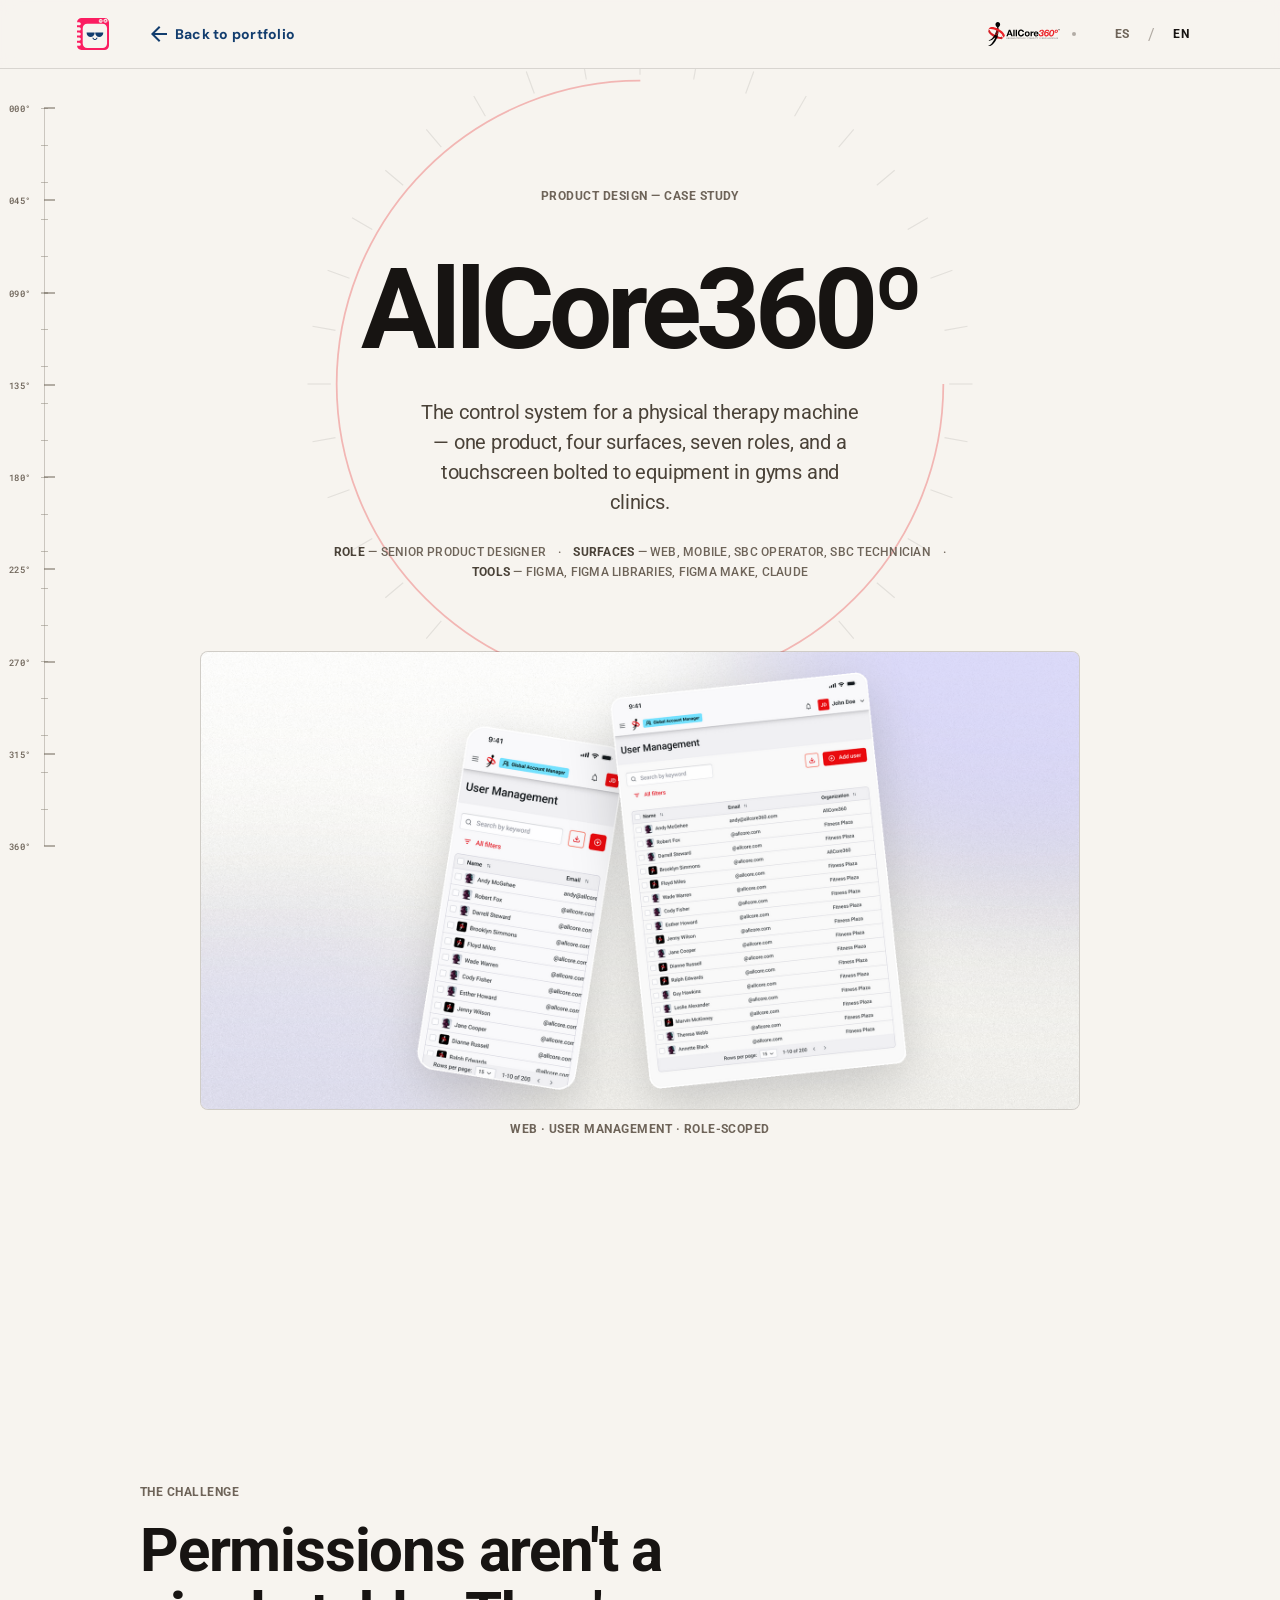
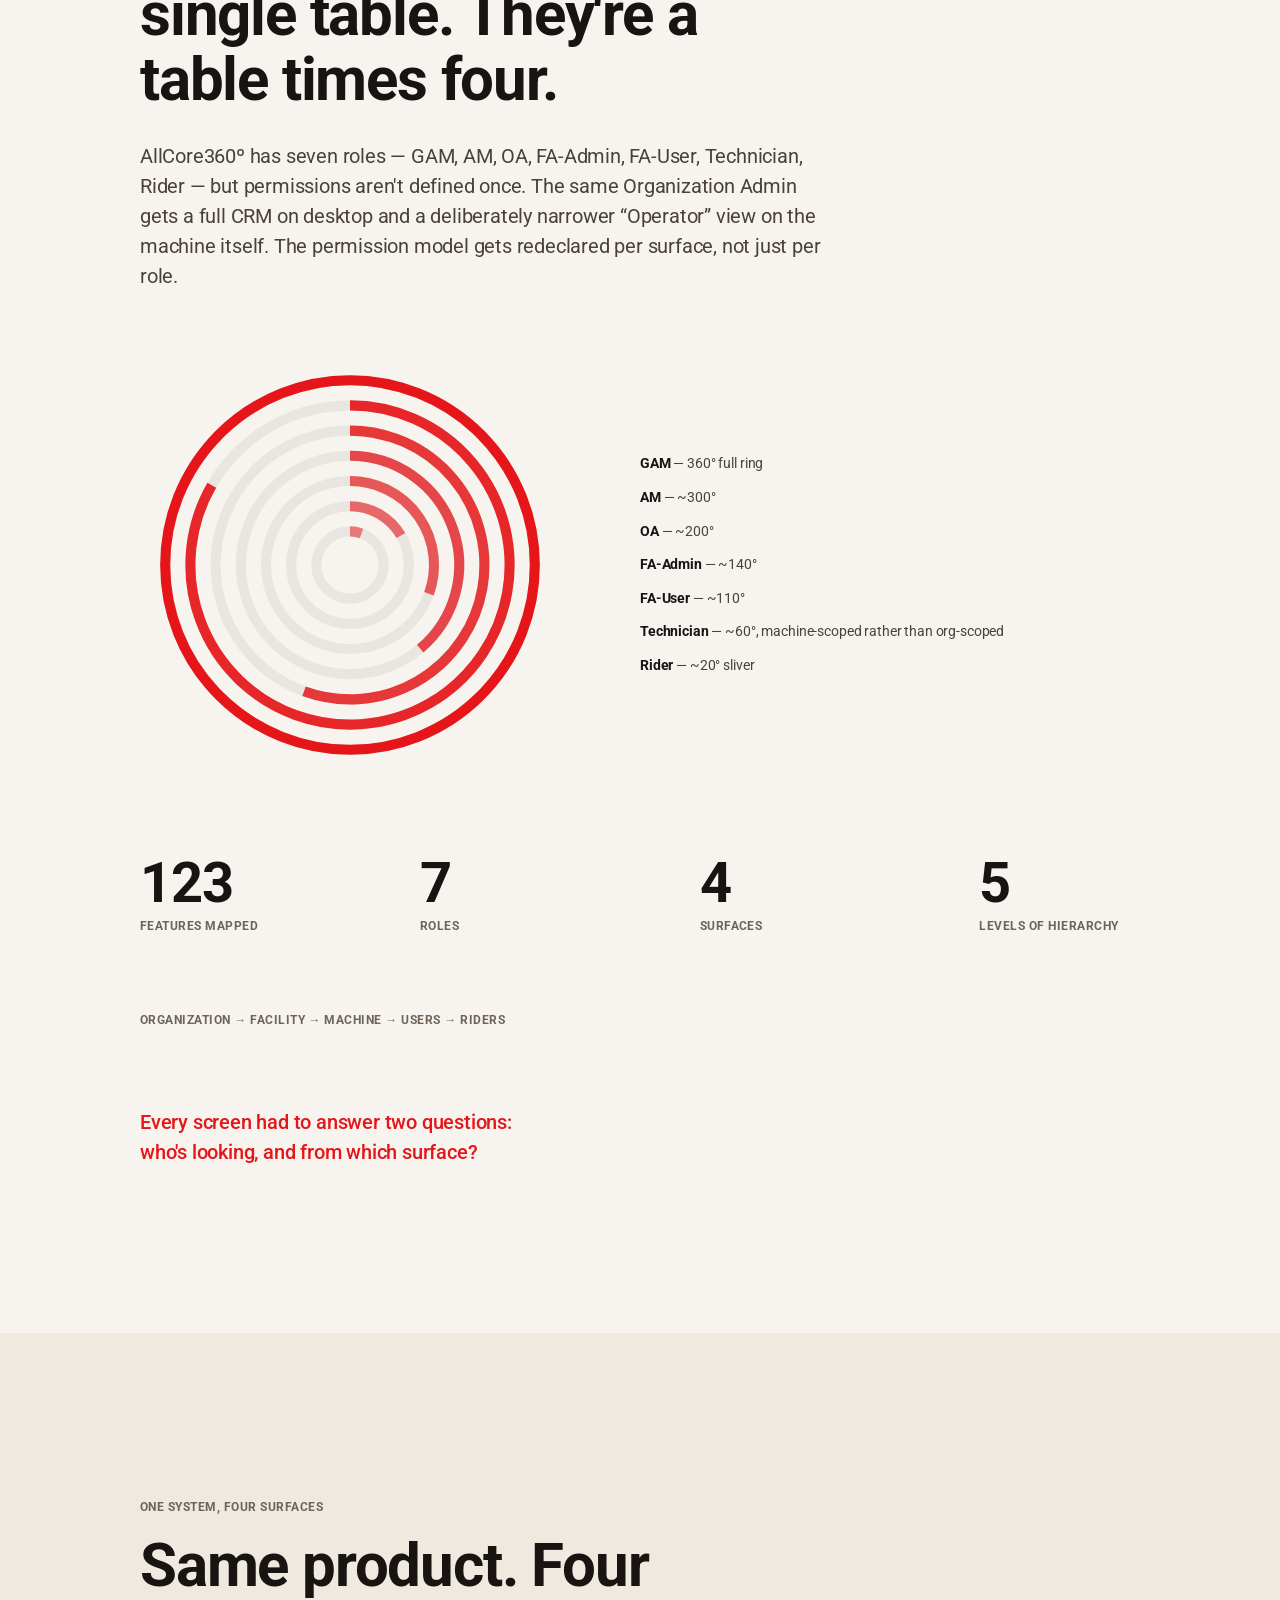
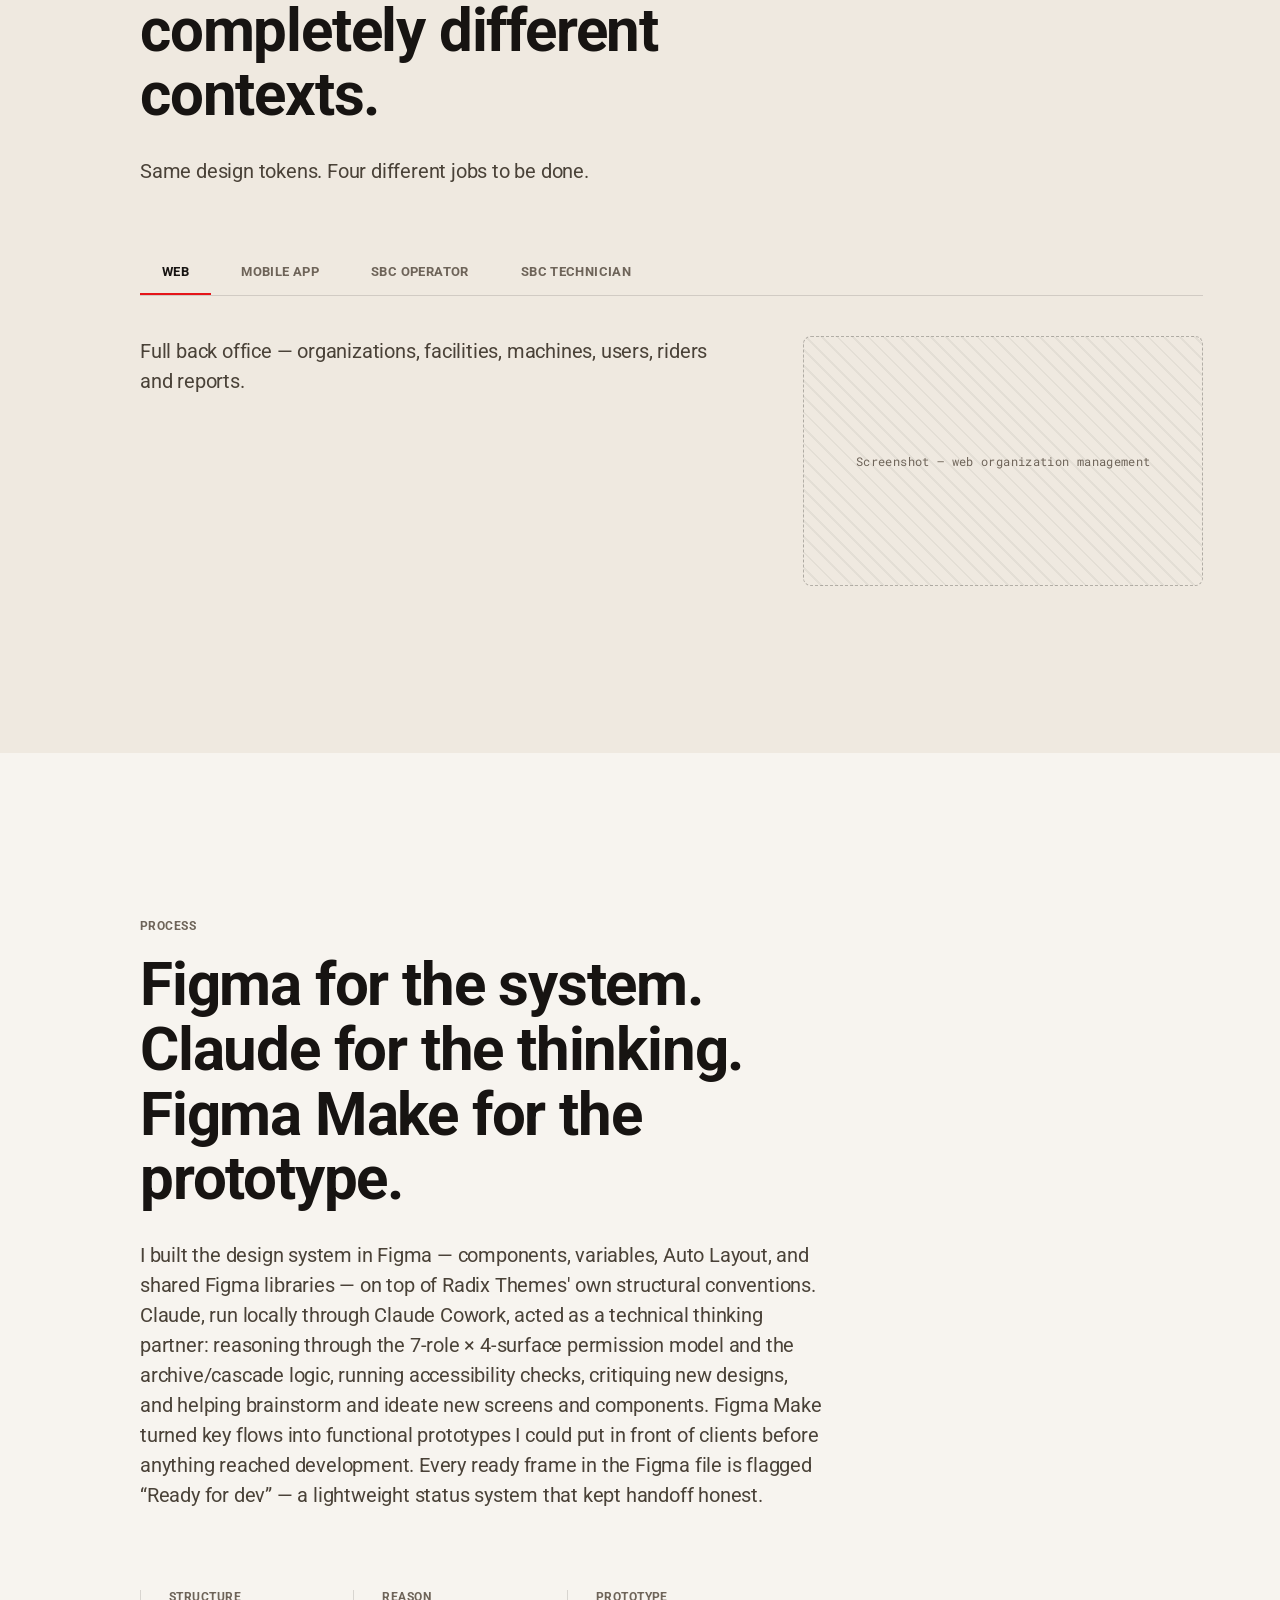
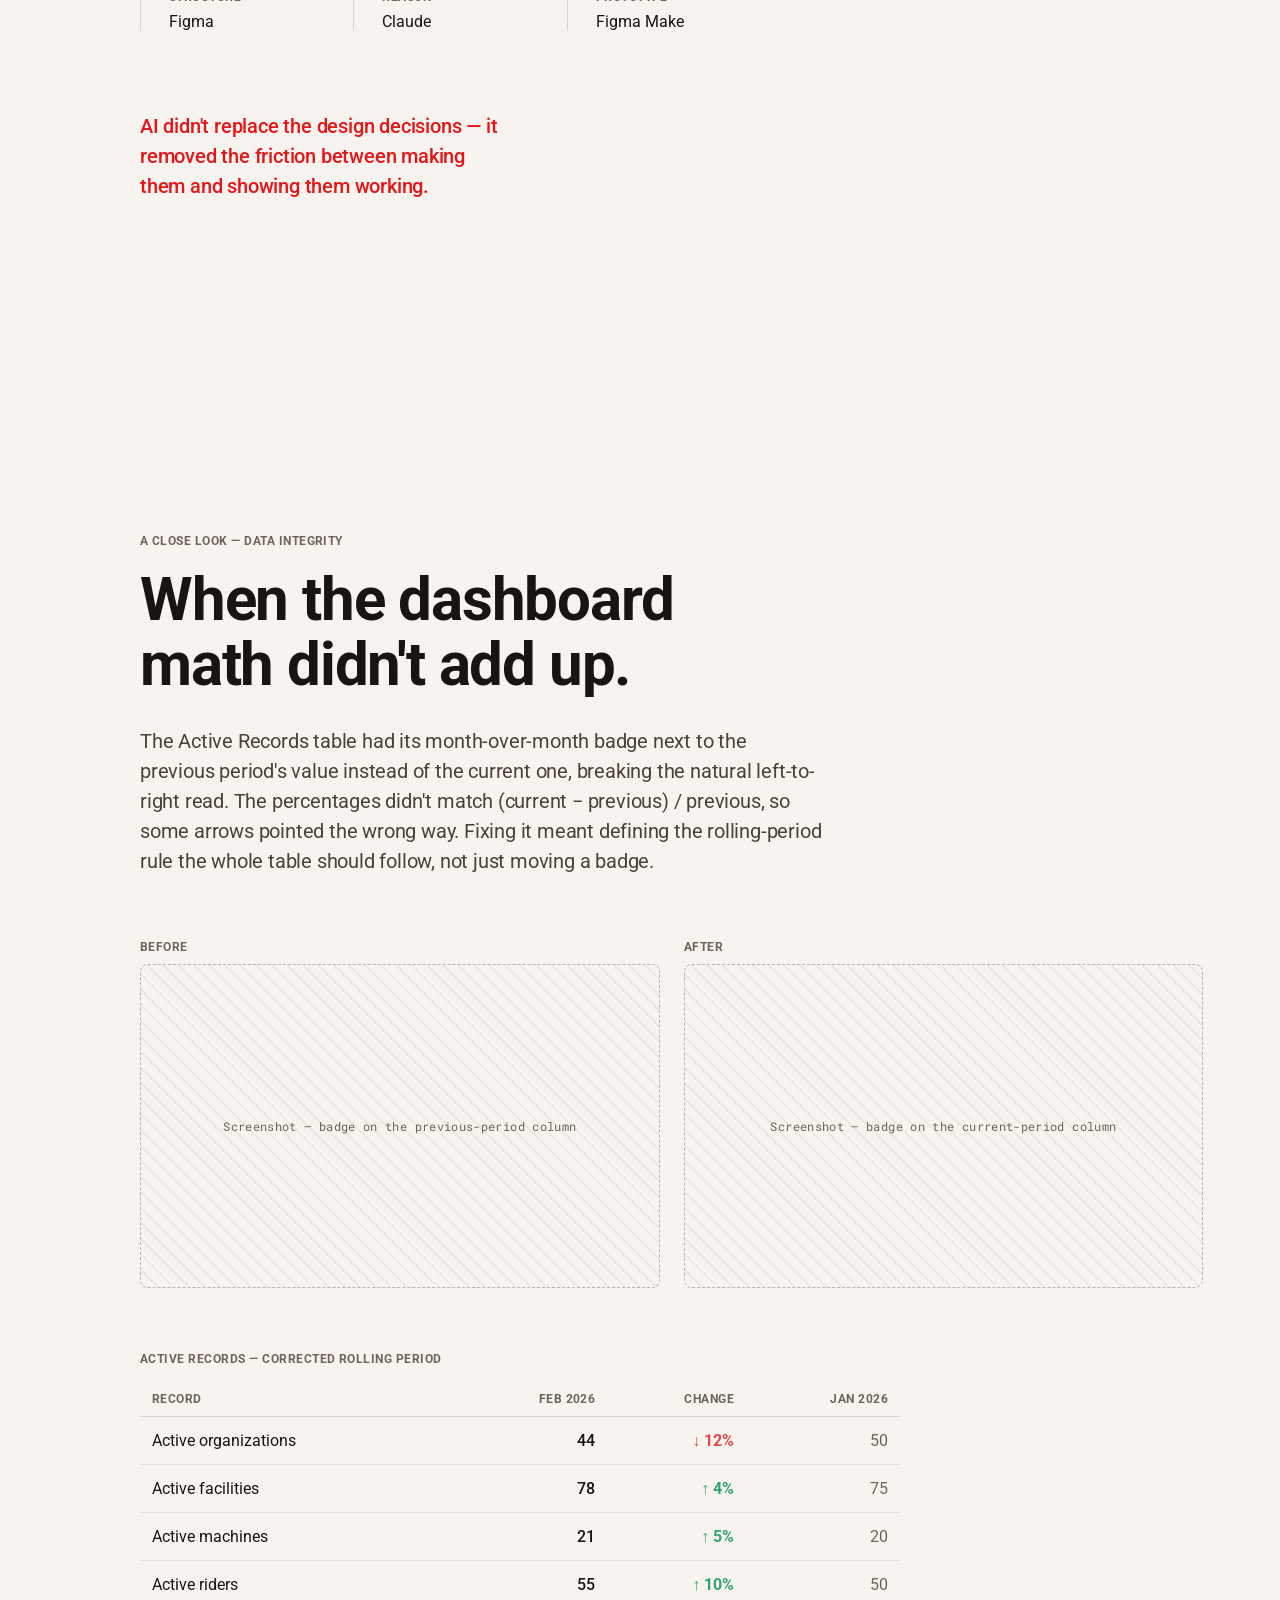
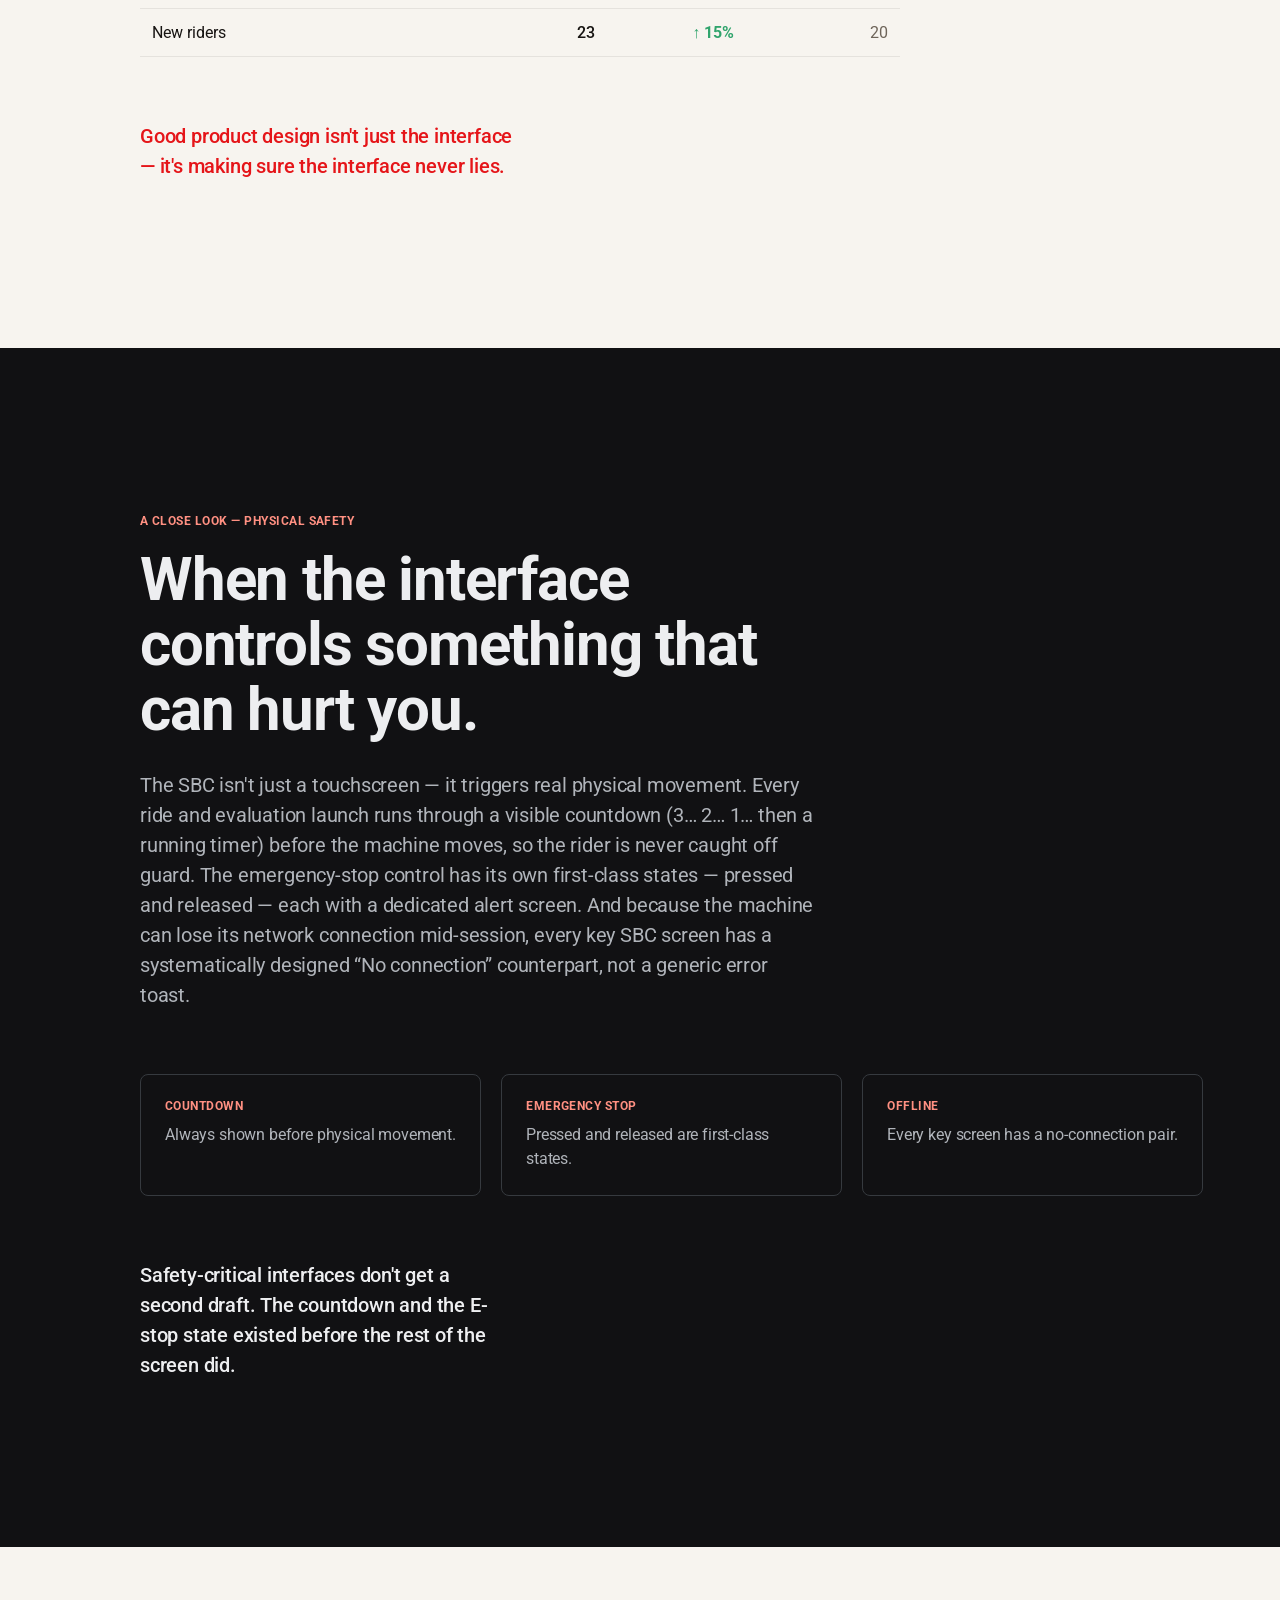
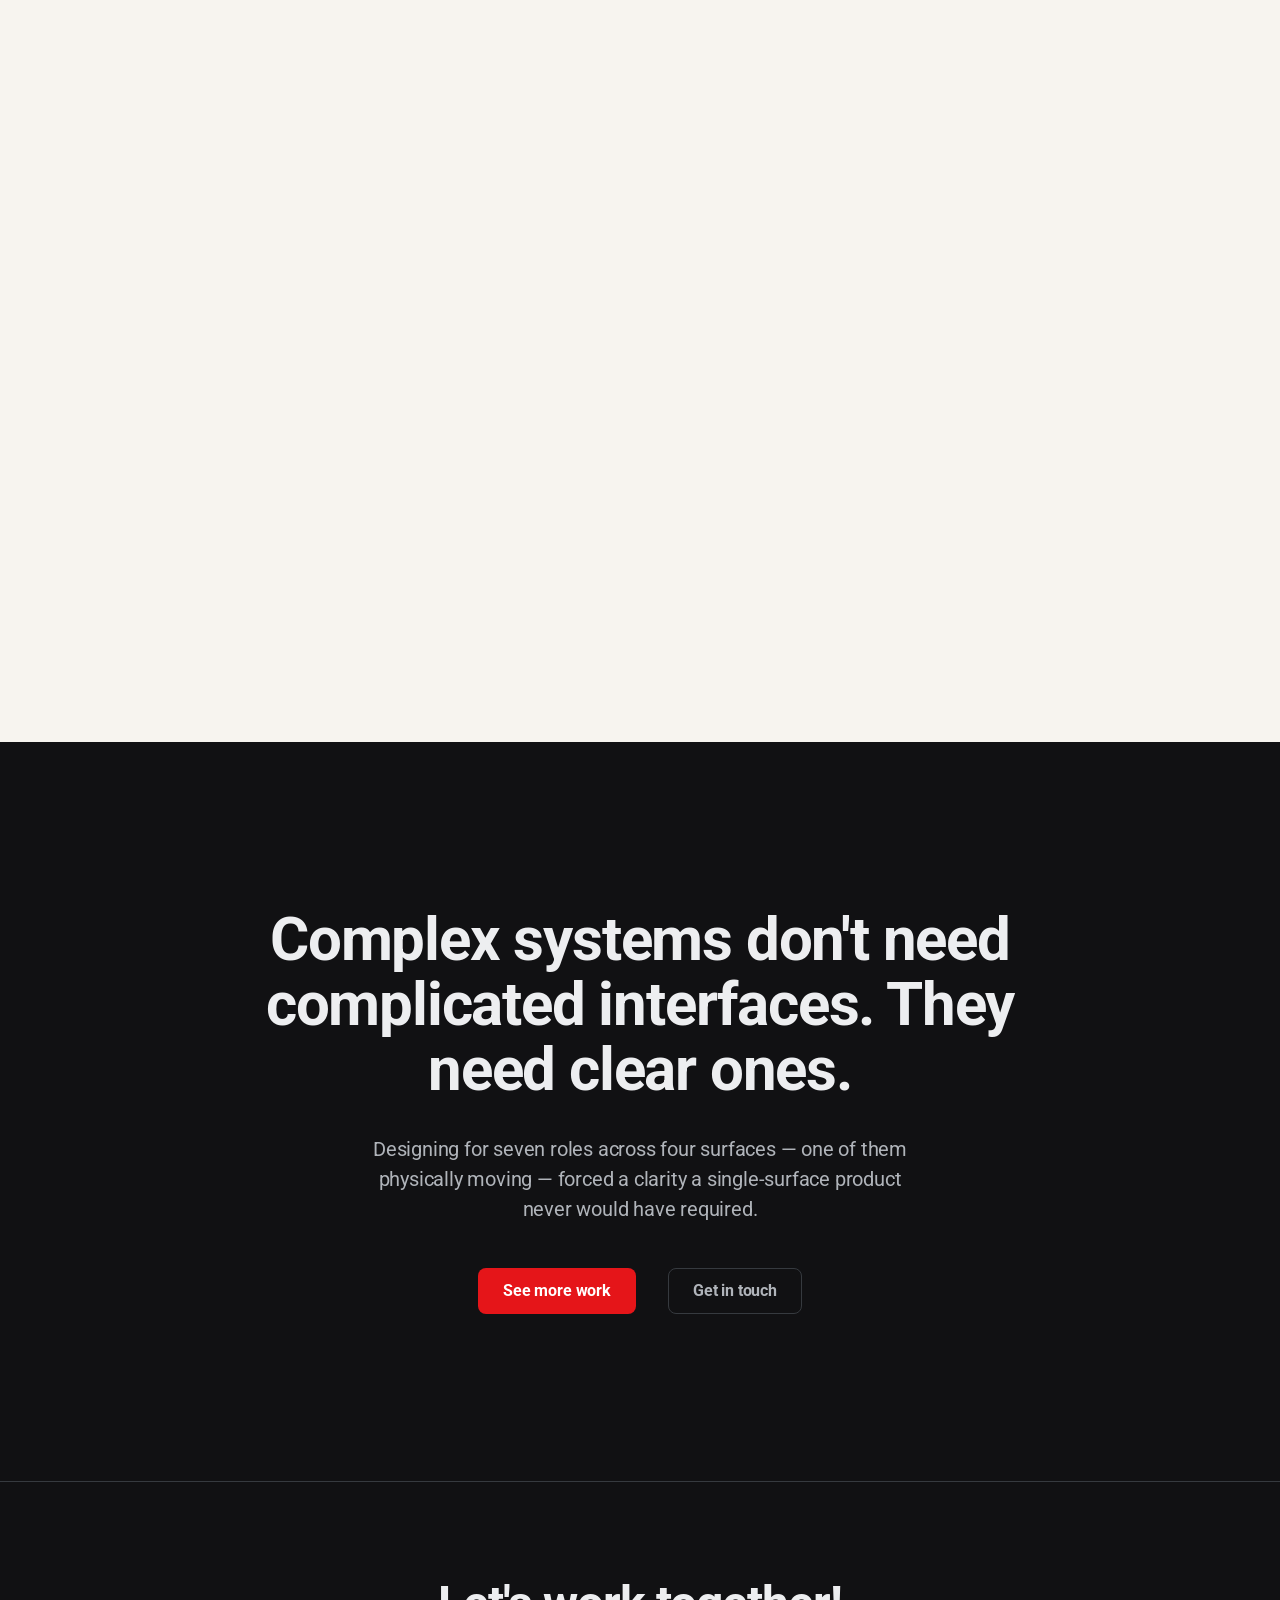
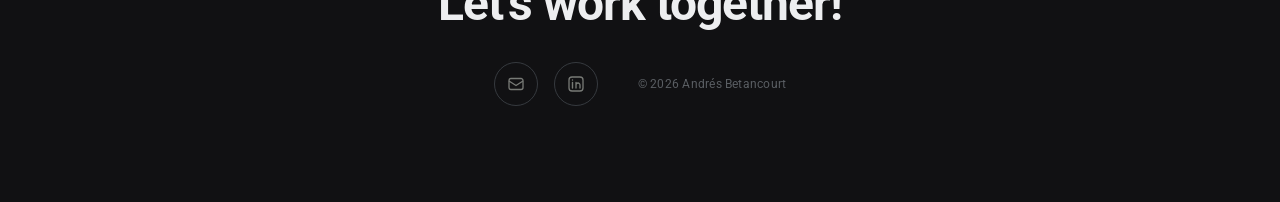
<file: proyectos/allcore360.html>
<!doctype html>
<html lang="en">
<head>
<meta charset="UTF-8" />
<meta name="viewport" content="width=device-width, initial-scale=1.0" />
<title data-i18n="ac.docTitle">AllCore360º — Case study · Andrés Betancourt</title>
<meta name="description" content="Case study: designing the control system for the AllCore360º physical therapy machine — seven roles across four surfaces, built on a Radix Themes design system in Figma." />
<link rel="icon" type="image/svg+xml" href="../assets/icons/favicon.svg" />
<link rel="icon" type="image/png" sizes="32x32" href="../assets/icons/favicon-32.png" />
<link rel="icon" type="image/png" sizes="16x16" href="../assets/icons/favicon-16.png" />
<link rel="apple-touch-icon" href="../assets/icons/apple-touch-icon.png" />
<meta name="theme-color" content="#E51519" />
<link rel="preconnect" href="https://fonts.googleapis.com" />
<link rel="preconnect" href="https://fonts.gstatic.com" crossorigin />
<!-- AllCore360º runs on Roboto, not the portfolio's DM Sans: this page is
     styled as the client's own product surface. -->
<link href="https://fonts.googleapis.com/css2?family=Roboto:wght@400;500;700&family=Roboto+Mono:wght@400;500&display=swap" rel="stylesheet" />
<!-- DM Sans is here only for the portfolio chrome that this page keeps:
     the back link is the portfolio's button component, unaltered. -->
<link href="https://fonts.googleapis.com/css2?family=DM+Sans:opsz,wght@9..40,700&display=swap" rel="stylesheet" />
<link rel="stylesheet" href="../css/case-allcore360.css" />
<link rel="stylesheet" href="../css/button.css" />
<script>document.documentElement.classList.add("js");</script>
</head>
<body class="theme-allcore360">

<a class="skip-link" href="#main" data-i18n="a11y.skip">Skip to content</a>

<header class="site-header site-header--project">
  <a class="logo" href="../index.html" data-i18n-attr="aria-label:a11y.home">
    <img src="../assets/icons/logo.svg" alt="" width="32" height="32" />
  </a>

  <a class="btn btn--text back-link" href="../index.html#projects">
    <img src="../assets/icons/arrow-back.svg" alt="" width="16" height="16" />
    <span data-i18n="ac.back">Back to portfolio</span>
  </a>

  <p class="header-project">
    <img src="../assets/images/brands/allcore360.svg" alt="AllCore360º" width="72" height="24" />
  </p>

  <div class="lang-toggle" role="group" aria-label="Language">
    <button type="button" data-lang-option="es" aria-pressed="false">ES</button>
    <span class="lang-sep" aria-hidden="true">/</span>
    <button type="button" data-lang-option="en" aria-pressed="true">EN</button>
  </div>
</header>

<main id="main" class="case">

  <!-- Reading progress, styled as a 360° dial unrolled into a rail. -->
  <div class="case-ruler" aria-hidden="true">
    <span class="case-ruler-track"></span>
    <span class="case-ruler-ticks"></span>
    <span class="case-ruler-fill"></span>
    <span class="case-ruler-mark" style="--p: 0"><span>000°</span></span>
    <span class="case-ruler-mark" style="--p: 0.125"><span>045°</span></span>
    <span class="case-ruler-mark" style="--p: 0.25"><span>090°</span></span>
    <span class="case-ruler-mark" style="--p: 0.375"><span>135°</span></span>
    <span class="case-ruler-mark" style="--p: 0.5"><span>180°</span></span>
    <span class="case-ruler-mark" style="--p: 0.625"><span>225°</span></span>
    <span class="case-ruler-mark" style="--p: 0.75"><span>270°</span></span>
    <span class="case-ruler-mark" style="--p: 0.875"><span>315°</span></span>
    <span class="case-ruler-mark" style="--p: 1"><span>360°</span></span>
  </div>

  <!-- 1. HERO -->
  <section class="case-section case-hero" aria-labelledby="case-heading">
    <div class="case-hero-intro">
      <svg class="case-hero-dial" viewBox="0 0 600 600" aria-hidden="true" focusable="false">
        <g>
          <line x1="300.0" y1="35.0" x2="300.0" y2="15.0" />
          <line x1="346.0" y1="39.0" x2="349.5" y2="19.3" />
          <line x1="390.6" y1="51.0" x2="397.5" y2="32.2" />
          <line x1="432.5" y1="70.5" x2="442.5" y2="53.2" />
          <line x1="470.3" y1="97.0" x2="483.2" y2="81.7" />
          <line x1="503.0" y1="129.7" x2="518.3" y2="116.8" />
          <line x1="529.5" y1="167.5" x2="546.8" y2="157.5" />
          <line x1="549.0" y1="209.4" x2="567.8" y2="202.5" />
          <line x1="561.0" y1="254.0" x2="580.7" y2="250.5" />
          <line x1="565.0" y1="300.0" x2="585.0" y2="300.0" />
          <line x1="561.0" y1="346.0" x2="580.7" y2="349.5" />
          <line x1="549.0" y1="390.6" x2="567.8" y2="397.5" />
          <line x1="529.5" y1="432.5" x2="546.8" y2="442.5" />
          <line x1="503.0" y1="470.3" x2="518.3" y2="483.2" />
          <line x1="470.3" y1="503.0" x2="483.2" y2="518.3" />
          <line x1="432.5" y1="529.5" x2="442.5" y2="546.8" />
          <line x1="390.6" y1="549.0" x2="397.5" y2="567.8" />
          <line x1="346.0" y1="561.0" x2="349.5" y2="580.7" />
          <line x1="300.0" y1="565.0" x2="300.0" y2="585.0" />
          <line x1="254.0" y1="561.0" x2="250.5" y2="580.7" />
          <line x1="209.4" y1="549.0" x2="202.5" y2="567.8" />
          <line x1="167.5" y1="529.5" x2="157.5" y2="546.8" />
          <line x1="129.7" y1="503.0" x2="116.8" y2="518.3" />
          <line x1="97.0" y1="470.3" x2="81.7" y2="483.2" />
          <line x1="70.5" y1="432.5" x2="53.2" y2="442.5" />
          <line x1="51.0" y1="390.6" x2="32.2" y2="397.5" />
          <line x1="39.0" y1="346.0" x2="19.3" y2="349.5" />
          <line x1="35.0" y1="300.0" x2="15.0" y2="300.0" />
          <line x1="39.0" y1="254.0" x2="19.3" y2="250.5" />
          <line x1="51.0" y1="209.4" x2="32.2" y2="202.5" />
          <line x1="70.5" y1="167.5" x2="53.2" y2="157.5" />
          <line x1="97.0" y1="129.7" x2="81.7" y2="116.8" />
          <line x1="129.7" y1="97.0" x2="116.8" y2="81.7" />
          <line x1="167.5" y1="70.5" x2="157.5" y2="53.2" />
          <line x1="209.4" y1="51.0" x2="202.5" y2="32.2" />
          <line x1="254.0" y1="39.0" x2="250.5" y2="19.3" />
        </g>
        <circle cx="300" cy="300" r="260" />
      </svg>

      <span class="case-kicker" data-i18n="ac.hero.kicker">Product design — case study</span>
      <h1 id="case-heading">AllCore360º</h1>
      <p class="case-hero-lede" data-i18n="ac.hero.lede">
        The control system for a physical therapy machine — one product, four surfaces, seven roles, and a touchscreen bolted to equipment in gyms and clinics.
      </p>
      <ul class="case-meta">
        <li><span><b data-i18n="ac.hero.roleLabel">Role</b> — <span data-i18n="ac.hero.role">Senior Product Designer</span></span></li>
        <li><span><b data-i18n="ac.hero.surfacesLabel">Surfaces</b> — <span data-i18n="ac.hero.surfaces">Web, Mobile, SBC Operator, SBC Technician</span></span></li>
        <li><span><b data-i18n="ac.hero.toolsLabel">Tools</b> — Figma, Figma Libraries, Figma Make, Claude</span></li>
      </ul>
    </div>

    <figure class="case-hero-figure">
      <div class="case-shot">
        <img src="../assets/images/projects/allcore360.png" alt="" data-i18n-attr="alt:ac.hero.shotAlt" />
      </div>
      <figcaption class="case-caption" data-i18n="ac.hero.caption">Web · user management · role-scoped</figcaption>
    </figure>
  </section>

  <!-- 2. THE CHALLENGE -->
  <section class="case-section case-reveal" aria-labelledby="case-challenge">
    <div class="case-shell case-flow">
      <div class="case-intro">
        <span class="case-kicker" data-i18n="ac.challenge.kicker">The challenge</span>
        <h2 class="case-title" id="case-challenge" data-i18n="ac.challenge.title">Permissions aren't a single table. They're a table times four.</h2>
        <p class="case-lede" data-i18n="ac.challenge.lede">
          AllCore360º has seven roles — GAM, AM, OA, FA-Admin, FA-User, Technician, Rider — but permissions aren't defined once. The same Organization Admin gets a full CRM on desktop and a deliberately narrower "Operator" view on the machine itself. The permission model gets redeclared per surface, not just per role.
        </p>
      </div>

      <div class="case-roles">
        <svg class="case-roles-dial" viewBox="0 0 500 500" role="img" data-i18n-attr="aria-label:ac.challenge.dialAlt" aria-label="Concentric arcs showing how much of the product each of the seven roles can reach, from a full ring for GAM down to a sliver for Rider.">
          <g class="case-roles-bg" fill="none" stroke-width="12">
            <circle cx="250" cy="250" r="220" />
            <circle cx="250" cy="250" r="190" />
            <circle cx="250" cy="250" r="160" />
            <circle cx="250" cy="250" r="130" />
            <circle cx="250" cy="250" r="100" />
            <circle cx="250" cy="250" r="70" />
            <circle cx="250" cy="250" r="40" />
          </g>
          <g class="case-roles-arc" fill="none" stroke-width="12" stroke-linecap="butt">
            <circle cx="250" cy="250" r="220" opacity="1" />
            <path d="M 250.00 60.00 A 190 190 0 1 1 85.46 155.00" opacity="0.92" />
            <path d="M 250.00 90.00 A 160 160 0 1 1 195.28 400.35" opacity="0.84" />
            <path d="M 250.00 120.00 A 130 130 0 0 1 333.56 349.59" opacity="0.76" />
            <path d="M 250.00 150.00 A 100 100 0 0 1 343.97 284.20" opacity="0.68" />
            <path d="M 250.00 180.00 A 70 70 0 0 1 310.62 215.00" opacity="0.6" />
            <path d="M 250.00 210.00 A 40 40 0 0 1 263.68 212.41" opacity="0.52" />
          </g>
        </svg>
        <ul class="case-roles-legend">
          <li><b>GAM</b> — <span data-i18n="ac.role.gam">360° full ring</span></li>
          <li><b>AM</b> — <span data-i18n="ac.role.am">~300°</span></li>
          <li><b>OA</b> — <span data-i18n="ac.role.oa">~200°</span></li>
          <li><b>FA-Admin</b> — <span data-i18n="ac.role.faAdmin">~140°</span></li>
          <li><b>FA-User</b> — <span data-i18n="ac.role.faUser">~110°</span></li>
          <li><b>Technician</b> — <span data-i18n="ac.role.technician">~60°, machine-scoped rather than org-scoped</span></li>
          <li><b>Rider</b> — <span data-i18n="ac.role.rider">~20° sliver</span></li>
        </ul>
      </div>

      <dl class="case-stats">
        <div class="case-stat"><dd>123</dd><dt data-i18n="ac.stat.features">Features mapped</dt></div>
        <div class="case-stat"><dd>7</dd><dt data-i18n="ac.stat.roles">Roles</dt></div>
        <div class="case-stat"><dd>4</dd><dt data-i18n="ac.stat.surfaces">Surfaces</dt></div>
        <div class="case-stat"><dd>5</dd><dt data-i18n="ac.stat.levels">Levels of hierarchy</dt></div>
      </dl>

      <p class="case-subhead" data-i18n="ac.challenge.hierarchy">Organization → Facility → Machine → Users → Riders</p>

      <p class="case-pull" data-i18n="ac.challenge.pull">
        Every screen had to answer two questions: who's looking, and from which surface?
      </p>
    </div>
  </section>

  <!-- 3. THE FOUR SURFACES -->
  <section class="case-section case-section--tint case-reveal" aria-labelledby="case-surfaces">
    <div class="case-shell case-flow">
      <div class="case-intro">
        <span class="case-kicker" data-i18n="ac.surfaces.kicker">One system, four surfaces</span>
        <h2 class="case-title" id="case-surfaces" data-i18n="ac.surfaces.title">Same product. Four completely different contexts.</h2>
        <p class="case-lede" data-i18n="ac.surfaces.note">Same design tokens. Four different jobs to be done.</p>
      </div>

      <div class="case-tabs" data-case-tabs>
        <div class="case-tablist" role="tablist" data-i18n-attr="aria-label:ac.surfaces.tablistLabel" aria-label="Product surfaces">
          <button class="case-tab" type="button" role="tab" id="tab-web" aria-controls="panel-web" aria-selected="true" data-i18n="ac.tab.web">Web</button>
          <button class="case-tab" type="button" role="tab" id="tab-mobile" aria-controls="panel-mobile" aria-selected="false" tabindex="-1" data-i18n="ac.tab.mobile">Mobile app</button>
          <button class="case-tab" type="button" role="tab" id="tab-operator" aria-controls="panel-operator" aria-selected="false" tabindex="-1" data-i18n="ac.tab.operator">SBC Operator</button>
          <button class="case-tab" type="button" role="tab" id="tab-technician" aria-controls="panel-technician" aria-selected="false" tabindex="-1" data-i18n="ac.tab.technician">SBC Technician</button>
        </div>

        <div class="case-tabpanel" role="tabpanel" id="panel-web" aria-labelledby="tab-web" tabindex="0">
          <p class="case-lede" data-i18n="ac.surface.web">Full back office — organizations, facilities, machines, users, riders and reports.</p>
          <div class="case-shot case-shot--empty" style="aspect-ratio: 16 / 10" data-i18n="ac.shot.web">Screenshot — web organization management</div>
        </div>
        <div class="case-tabpanel" role="tabpanel" id="panel-mobile" aria-labelledby="tab-mobile" tabindex="0" hidden>
          <p class="case-lede" data-i18n="ac.surface.mobile">The same account and management flows scoped for a phone — same Code Connect components, different layout rules.</p>
          <div class="case-shot case-shot--empty" style="aspect-ratio: 9 / 16; max-width: 260px" data-i18n="ac.shot.mobile">Screenshot — mobile my account</div>
        </div>
        <div class="case-tabpanel" role="tabpanel" id="panel-operator" aria-labelledby="tab-operator" tabindex="0" hidden>
          <p class="case-lede" data-i18n="ac.surface.operator">What OA, FA and Rider see standing at the machine — session and evaluation flows, countdowns, no-connection states, emergency stop.</p>
          <div class="case-shot case-shot--empty" style="aspect-ratio: 16 / 10" data-i18n="ac.shot.operator">Screenshot — SBC operator session flow</div>
        </div>
        <div class="case-tabpanel" role="tabpanel" id="panel-technician" aria-labelledby="tab-technician" tabindex="0" hidden>
          <p class="case-lede" data-i18n="ac.surface.technician">AllCore360º's own field employees — machine calibration, R/T axis setup, alarms, and onboarding a machine for the first time.</p>
          <div class="case-shot case-shot--empty" style="aspect-ratio: 16 / 10" data-i18n="ac.shot.technician">Screenshot — SBC technician calibration</div>
        </div>
      </div>
    </div>
  </section>

  <!-- 4. PROCESS -->
  <section class="case-section case-reveal" aria-labelledby="case-process">
    <div class="case-shell case-flow">
      <div class="case-intro">
        <span class="case-kicker" data-i18n="ac.process.kicker">Process</span>
        <h2 class="case-title" id="case-process" data-i18n="ac.process.title">Figma for the system. Claude for the thinking. Figma Make for the prototype.</h2>
        <p class="case-lede" data-i18n="ac.process.lede">
          I built the design system in Figma — components, variables, Auto Layout, and shared Figma libraries — on top of Radix Themes' own structural conventions. Claude, run locally through Claude Cowork, acted as a technical thinking partner: reasoning through the 7-role × 4-surface permission model and the archive/cascade logic, running accessibility checks, critiquing new designs, and helping brainstorm and ideate new screens and components. Figma Make turned key flows into functional prototypes I could put in front of clients before anything reached development. Every ready frame in the Figma file is flagged "Ready for dev" — a lightweight status system that kept handoff honest.
        </p>
      </div>

      <dl class="case-steps">
        <div class="case-step"><dt data-i18n="ac.step.structure">Structure</dt><dd>Figma</dd></div>
        <div class="case-step"><dt data-i18n="ac.step.reason">Reason</dt><dd>Claude</dd></div>
        <div class="case-step"><dt data-i18n="ac.step.ship">Prototype</dt><dd data-i18n="ac.step.shipTool">Figma Make</dd></div>
      </dl>

      <p class="case-pull" data-i18n="ac.process.pull">
        AI didn't replace the design decisions — it removed the friction between making them and showing them working.
      </p>
    </div>
  </section>

  <!-- 5. PROOF I — DATA INTEGRITY -->
  <section class="case-section case-reveal" aria-labelledby="case-proof-data">
    <div class="case-shell case-flow">
      <div class="case-intro">
        <span class="case-kicker" data-i18n="ac.data.kicker">A close look — data integrity</span>
        <h2 class="case-title" id="case-proof-data" data-i18n="ac.data.title">When the dashboard math didn't add up.</h2>
        <p class="case-lede" data-i18n="ac.data.lede">
          The Active Records table had its month-over-month badge next to the previous period's value instead of the current one, breaking the natural left-to-right read. The percentages didn't match (current − previous) / previous, so some arrows pointed the wrong way. Fixing it meant defining the rolling-period rule the whole table should follow, not just moving a badge.
        </p>
      </div>

      <div class="case-compare">
        <figure>
          <figcaption class="case-caption" data-i18n="ac.data.before">Before</figcaption>
          <div class="case-shot case-shot--empty" style="aspect-ratio: 16 / 10" data-i18n="ac.shot.before">Screenshot — badge on the previous-period column</div>
        </figure>
        <figure>
          <figcaption class="case-caption" data-i18n="ac.data.after">After</figcaption>
          <div class="case-shot case-shot--empty" style="aspect-ratio: 16 / 10" data-i18n="ac.shot.after">Screenshot — badge on the current-period column</div>
        </figure>
      </div>

      <table class="case-table">
        <caption class="case-subhead" data-i18n="ac.data.tableCaption">Active records — corrected rolling period</caption>
        <thead>
          <tr>
            <th scope="col" data-i18n="ac.table.record">Record</th>
            <th scope="col" data-i18n="ac.table.current">Feb 2026</th>
            <th scope="col" data-i18n="ac.table.change">Change</th>
            <th scope="col" data-i18n="ac.table.previous">Jan 2026</th>
          </tr>
        </thead>
        <tbody>
          <tr>
            <td data-i18n="ac.record.orgs">Active organizations</td>
            <td data-i18n-attr="data-label:ac.table.current" data-label="Feb 2026">44</td>
            <td class="case-delta case-delta--down" data-i18n-attr="data-label:ac.table.change" data-label="Change">↓ 12%</td>
            <td data-i18n-attr="data-label:ac.table.previous" data-label="Jan 2026">50</td>
          </tr>
          <tr>
            <td data-i18n="ac.record.facilities">Active facilities</td>
            <td data-i18n-attr="data-label:ac.table.current" data-label="Feb 2026">78</td>
            <td class="case-delta case-delta--up" data-i18n-attr="data-label:ac.table.change" data-label="Change">↑ 4%</td>
            <td data-i18n-attr="data-label:ac.table.previous" data-label="Jan 2026">75</td>
          </tr>
          <tr>
            <td data-i18n="ac.record.machines">Active machines</td>
            <td data-i18n-attr="data-label:ac.table.current" data-label="Feb 2026">21</td>
            <td class="case-delta case-delta--up" data-i18n-attr="data-label:ac.table.change" data-label="Change">↑ 5%</td>
            <td data-i18n-attr="data-label:ac.table.previous" data-label="Jan 2026">20</td>
          </tr>
          <tr>
            <td data-i18n="ac.record.riders">Active riders</td>
            <td data-i18n-attr="data-label:ac.table.current" data-label="Feb 2026">55</td>
            <td class="case-delta case-delta--up" data-i18n-attr="data-label:ac.table.change" data-label="Change">↑ 10%</td>
            <td data-i18n-attr="data-label:ac.table.previous" data-label="Jan 2026">50</td>
          </tr>
          <tr>
            <td data-i18n="ac.record.newRiders">New riders</td>
            <td data-i18n-attr="data-label:ac.table.current" data-label="Feb 2026">23</td>
            <td class="case-delta case-delta--up" data-i18n-attr="data-label:ac.table.change" data-label="Change">↑ 15%</td>
            <td data-i18n-attr="data-label:ac.table.previous" data-label="Jan 2026">20</td>
          </tr>
        </tbody>
      </table>

      <p class="case-pull" data-i18n="ac.data.pull">
        Good product design isn't just the interface — it's making sure the interface never lies.
      </p>
    </div>
  </section>

  <!-- 6. PROOF II — PHYSICAL SAFETY -->
  <section class="case-section case-section--dark case-reveal" aria-labelledby="case-proof-safety">
    <div class="case-shell case-flow">
      <div class="case-intro">
        <span class="case-kicker" data-i18n="ac.safety.kicker">A close look — physical safety</span>
        <h2 class="case-title" id="case-proof-safety" data-i18n="ac.safety.title">When the interface controls something that can hurt you.</h2>
        <p class="case-lede" data-i18n="ac.safety.lede">
          The SBC isn't just a touchscreen — it triggers real physical movement. Every ride and evaluation launch runs through a visible countdown (3… 2… 1… then a running timer) before the machine moves, so the rider is never caught off guard. The emergency-stop control has its own first-class states — pressed and released — each with a dedicated alert screen. And because the machine can lose its network connection mid-session, every key SBC screen has a systematically designed "No connection" counterpart, not a generic error toast.
        </p>
      </div>

      <div class="case-specs">
        <article class="case-spec">
          <h3 data-i18n="ac.spec.countdown">Countdown</h3>
          <p data-i18n="ac.spec.countdownBody">Always shown before physical movement.</p>
        </article>
        <article class="case-spec">
          <h3 data-i18n="ac.spec.estop">Emergency stop</h3>
          <p data-i18n="ac.spec.estopBody">Pressed and released are first-class states.</p>
        </article>
        <article class="case-spec">
          <h3 data-i18n="ac.spec.offline">Offline</h3>
          <p data-i18n="ac.spec.offlineBody">Every key screen has a no-connection pair.</p>
        </article>
      </div>

      <p class="case-pull" data-i18n="ac.safety.pull">
        Safety-critical interfaces don't get a second draft. The countdown and the E-stop state existed before the rest of the screen did.
      </p>
    </div>
  </section>

  <!-- 7. THE SYSTEM -->
  <section class="case-section case-reveal" aria-labelledby="case-system">
    <div class="case-shell case-flow">
      <div class="case-intro">
        <span class="case-kicker" data-i18n="ac.system.kicker">Foundation</span>
        <h2 class="case-title" id="case-system" data-i18n="ac.system.title">Built on Radix Themes — one system, every surface.</h2>
        <p class="case-lede" data-i18n="ac.system.lede">
          The design system runs on Radix Themes' own structural conventions — a 12-step accent (custom), neutral (slate), and semantic scales (green, red, amber, sky), each with alpha variants, medium radius, 100% scaling, and Roboto carrying a 9-step type scale — mapped directly to code through Figma variables and Code Connect, so engineering never had to guess a value across four surfaces.
        </p>
      </div>

      <div>
        <p class="case-subhead" data-i18n="ac.system.accent">Accent — custom, 12 steps</p>
        <ul class="case-swatches">
          <li style="--swatch: #170f0d">#170F0D</li>
          <li style="--swatch: #211311">#211311</li>
          <li style="--swatch: #3e100d">#3E100D</li>
          <li style="--swatch: #550606">#550606</li>
          <li style="--swatch: #670d0b">#670D0B</li>
          <li style="--swatch: #781c17">#781C17</li>
          <li style="--swatch: #922d26">#922D26</li>
          <li style="--swatch: #bd3b32">#BD3B32</li>
          <li style="--swatch: #e51519">#E51519</li>
          <li style="--swatch: #d50000">#D50000</li>
          <li style="--swatch: #ff9082" data-on-light>#FF9082</li>
          <li style="--swatch: #ffd0c9" data-on-light>#FFD0C9</li>
        </ul>
      </div>

      <div>
        <p class="case-subhead" data-i18n="ac.system.neutral">Neutral — slate, 12 steps</p>
        <ul class="case-swatches">
          <li style="--swatch: #111113">#111113</li>
          <li style="--swatch: #18191b">#18191B</li>
          <li style="--swatch: #212225">#212225</li>
          <li style="--swatch: #272a2d">#272A2D</li>
          <li style="--swatch: #2e3135">#2E3135</li>
          <li style="--swatch: #363a3f">#363A3F</li>
          <li style="--swatch: #43484e">#43484E</li>
          <li style="--swatch: #5a6169">#5A6169</li>
          <li style="--swatch: #696e77">#696E77</li>
          <li style="--swatch: #777b84">#777B84</li>
          <li style="--swatch: #b0b4ba" data-on-light>#B0B4BA</li>
          <li style="--swatch: #edeef0" data-on-light>#EDEEF0</li>
        </ul>
      </div>

      <div>
        <p class="case-subhead" data-i18n="ac.system.semantic">Semantic — solid (step 9)</p>
        <ul class="case-swatches case-swatches--semantic">
          <li style="--swatch: #30a46c"><span data-i18n="ac.system.success">Success</span>#30A46C</li>
          <li style="--swatch: #e5484d"><span data-i18n="ac.system.error">Error</span>#E5484D</li>
          <li style="--swatch: #ffc53d" data-on-light><span data-i18n="ac.system.warning">Warning</span>#FFC53D</li>
          <li style="--swatch: #7ce2fe" data-on-light><span data-i18n="ac.system.info">Info</span>#7CE2FE</li>
        </ul>
      </div>

      <div>
        <p class="case-subhead" data-i18n="ac.system.type">Type — Roboto, 9 steps</p>
        <ul class="case-type">
          <li style="--step: 12px; --lh: 16px; --track: 0.0025em"><b>12</b><span>AllCore360º</span></li>
          <li style="--step: 14px; --lh: 20px; --track: 0em"><b>14</b><span>AllCore360º</span></li>
          <li style="--step: 16px; --lh: 24px; --track: 0em"><b>16</b><span>AllCore360º</span></li>
          <li style="--step: 18px; --lh: 26px; --track: -0.0025em"><b>18</b><span>AllCore360º</span></li>
          <li style="--step: 20px; --lh: 28px; --track: -0.005em"><b>20</b><span>AllCore360º</span></li>
          <li style="--step: 24px; --lh: 30px; --track: -0.00625em"><b>24</b><span>AllCore360º</span></li>
          <li style="--step: 28px; --lh: 36px; --track: -0.0075em"><b>28</b><span>AllCore360º</span></li>
          <li style="--step: 35px; --lh: 40px; --track: -0.01em"><b>35</b><span>AllCore360º</span></li>
          <li style="--step: 60px; --lh: 60px; --track: -0.025em"><b>60</b><span>AllCore360º</span></li>
        </ul>
      </div>

      <div>
        <p class="case-subhead" data-i18n="ac.system.radius">Radius — medium scale</p>
        <p class="case-scale-note" data-i18n="ac.system.radiusNote">
          The theme locks Radix’s radius setting to medium. Components then pick from these six steps — buttons, inputs, cards, dialogs — instead of inventing a corner each time.
        </p>
        <ul class="case-radius-scale">
          <li style="--r: 3px"><b>1</b><span>3px</span><i aria-hidden="true"></i></li>
          <li style="--r: 4px"><b>2</b><span>4px</span><i aria-hidden="true"></i></li>
          <li style="--r: 6px"><b>3</b><span>6px</span><i aria-hidden="true"></i></li>
          <li style="--r: 8px"><b>4</b><span>8px</span><i aria-hidden="true"></i></li>
          <li style="--r: 12px"><b>5</b><span>12px</span><i aria-hidden="true"></i></li>
          <li style="--r: 16px"><b>6</b><span>16px</span><i aria-hidden="true"></i></li>
        </ul>
      </div>

      <div>
        <p class="case-subhead" data-i18n="ac.system.space">Space — 100% scaling</p>
        <p class="case-scale-note" data-i18n="ac.system.spaceNote">
          Spacing tokens at 100% scaling: the nine steps used for padding, gaps, and control heights across every surface.
        </p>
        <ul class="case-space-scale">
          <li style="--space: 4px"><b>1</b><span>4px</span><i aria-hidden="true"></i></li>
          <li style="--space: 8px"><b>2</b><span>8px</span><i aria-hidden="true"></i></li>
          <li style="--space: 12px"><b>3</b><span>12px</span><i aria-hidden="true"></i></li>
          <li style="--space: 16px"><b>4</b><span>16px</span><i aria-hidden="true"></i></li>
          <li style="--space: 24px"><b>5</b><span>24px</span><i aria-hidden="true"></i></li>
          <li style="--space: 32px"><b>6</b><span>32px</span><i aria-hidden="true"></i></li>
          <li style="--space: 40px"><b>7</b><span>40px</span><i aria-hidden="true"></i></li>
          <li style="--space: 48px"><b>8</b><span>48px</span><i aria-hidden="true"></i></li>
          <li style="--space: 64px"><b>9</b><span>64px</span><i aria-hidden="true"></i></li>
        </ul>
      </div>
    </div>
  </section>

  <!-- 8. CLOSE -->
  <section class="case-section case-section--dark case-section--center case-reveal" aria-labelledby="case-close">
    <div class="case-shell case-close">
      <h2 class="case-title" id="case-close" data-i18n="ac.close.title">Complex systems don't need complicated interfaces. They need clear ones.</h2>
      <p class="case-lede" data-i18n="ac.close.lede">
        Designing for seven roles across four surfaces — one of them physically moving — forced a clarity a single-surface product never would have required.
      </p>
      <div class="case-actions">
        <a class="btn btn--primary" href="../index.html#projects" data-i18n="ac.close.more">See more work</a>
        <a class="btn btn--secondary" href="mailto:andres.betancourt.di@outlook.com" data-i18n="ac.close.contact">Get in touch</a>
      </div>
    </div>
  </section>

</main>

<footer class="site-footer" id="contact">
  <h2 class="footer-cta" data-i18n="footer.cta">Let's work together!</h2>
  <div class="footer-links">
    <div class="footer-icons">
      <a class="icon-btn" href="mailto:andres.betancourt.di@outlook.com" data-i18n-attr="aria-label:footer.email.label">
        <img src="../assets/icons/email.svg" alt="" width="16" height="16" />
      </a>
      <a class="icon-btn" href="https://www.linkedin.com/in/andres-betancourt-06604a171/" target="_blank" rel="noopener noreferrer" data-i18n-attr="aria-label:footer.linkedin.label">
        <img src="../assets/icons/linkedin.svg" alt="" width="16" height="16" />
      </a>
    </div>
    <p class="copyright">© <span id="copyright-year">2026</span> Andrés Betancourt</p>
  </div>
</footer>

<script src="../js/i18n.js"></script>
<script src="../js/i18n-allcore360.js"></script>
<script src="../js/main.js"></script>
<script src="../js/case-study.js"></script>
</body>
</html>
</file>
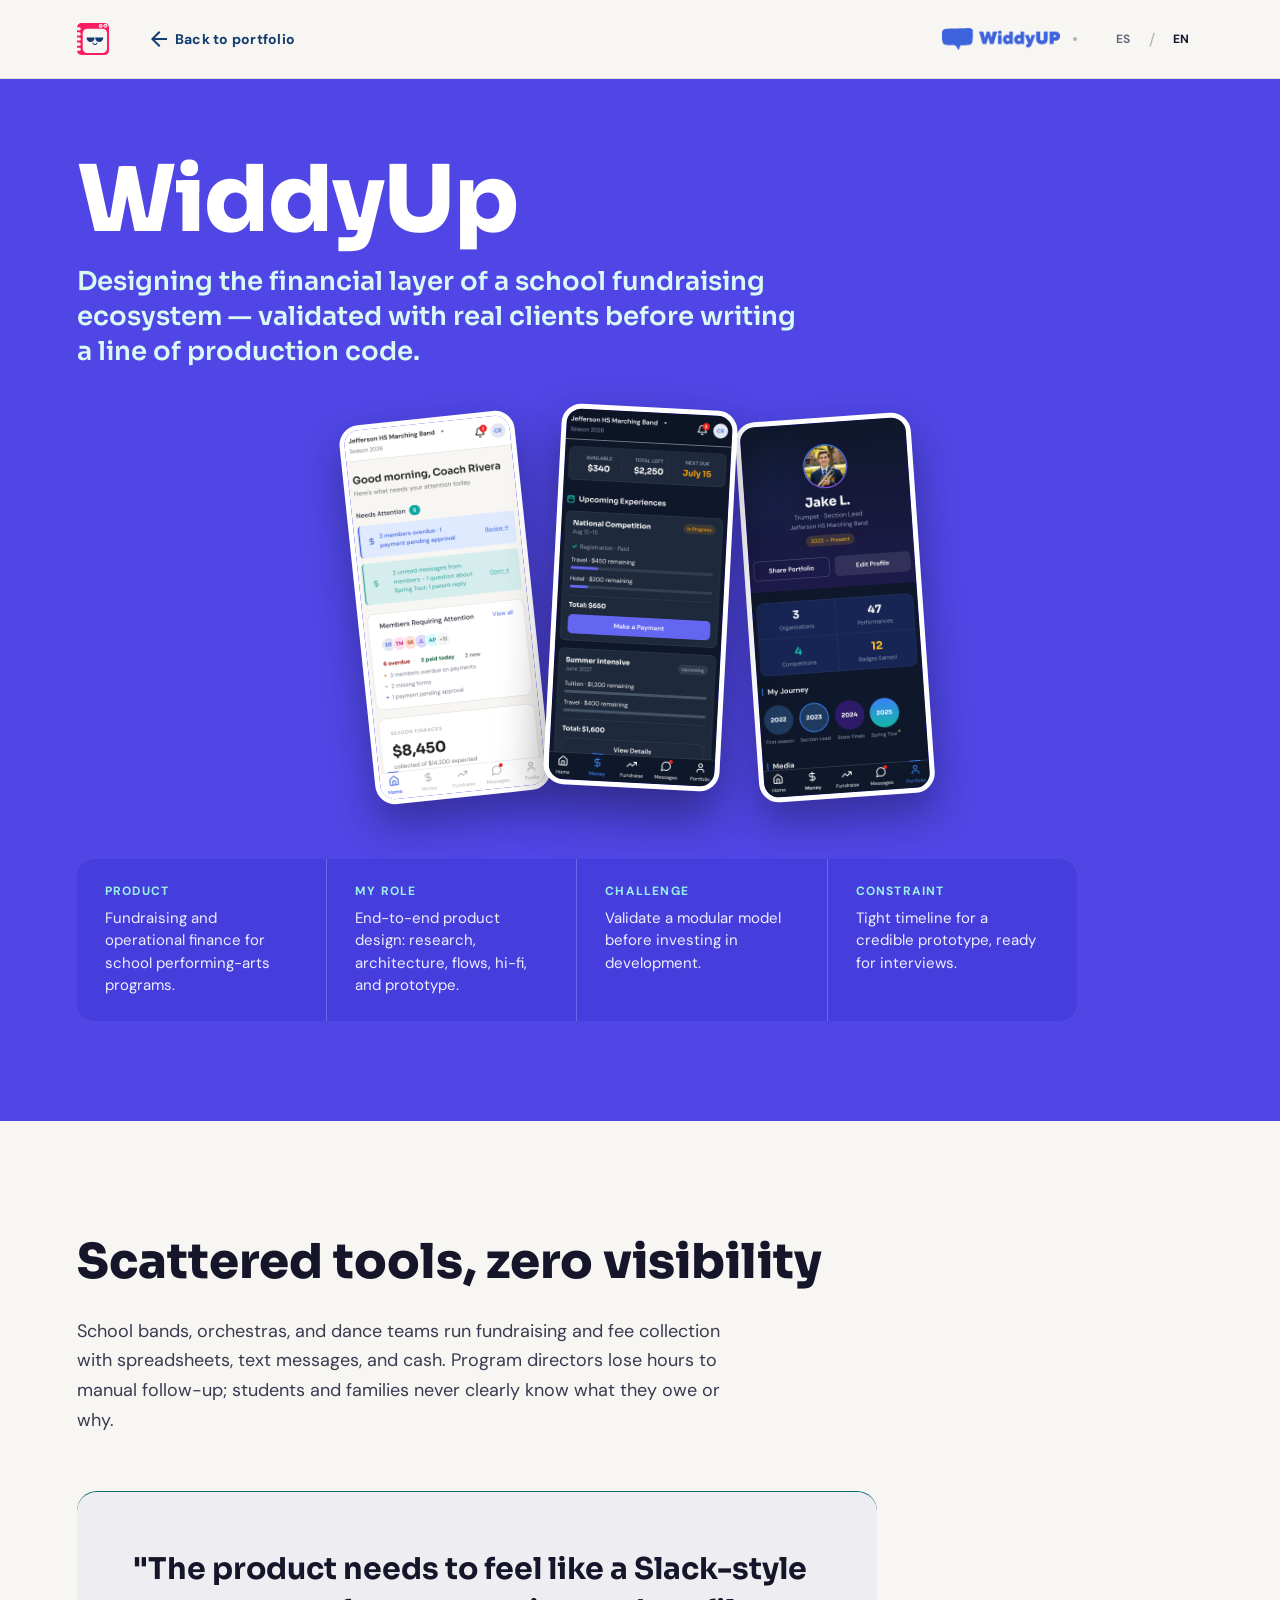
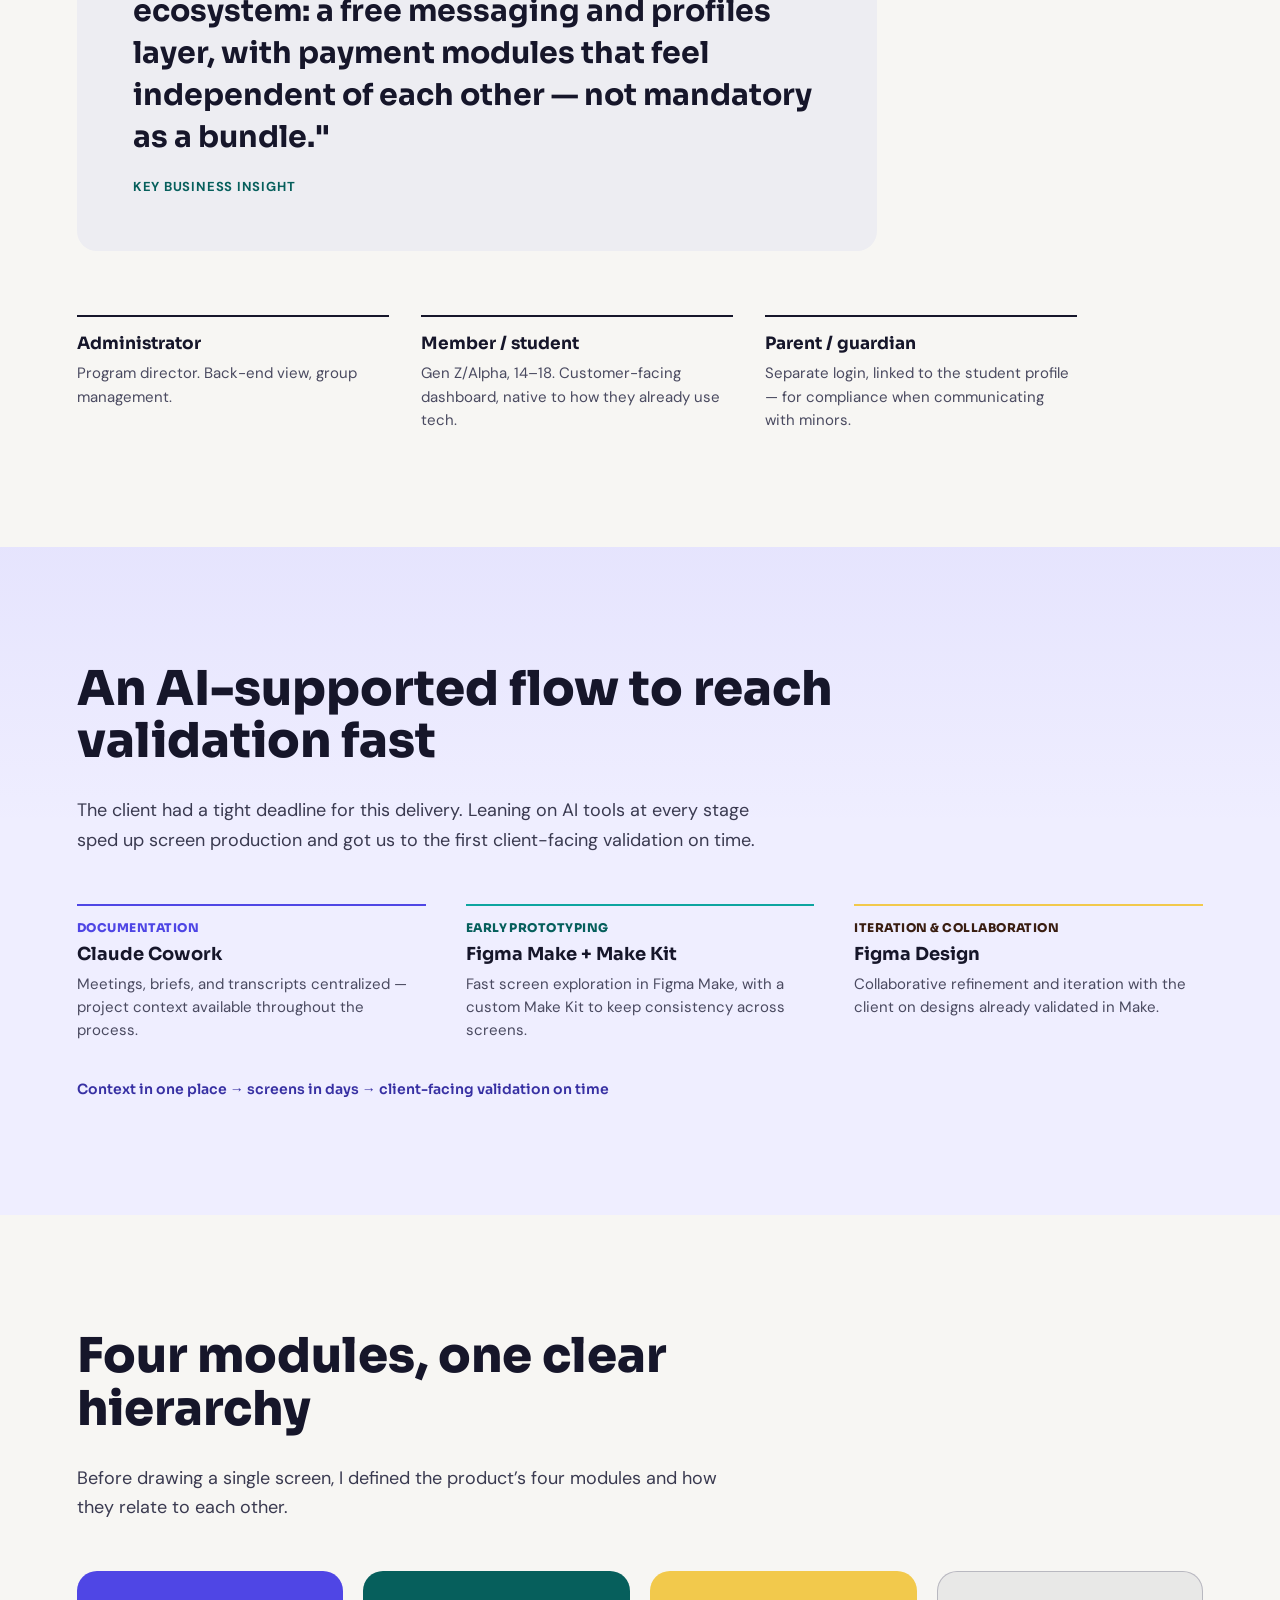
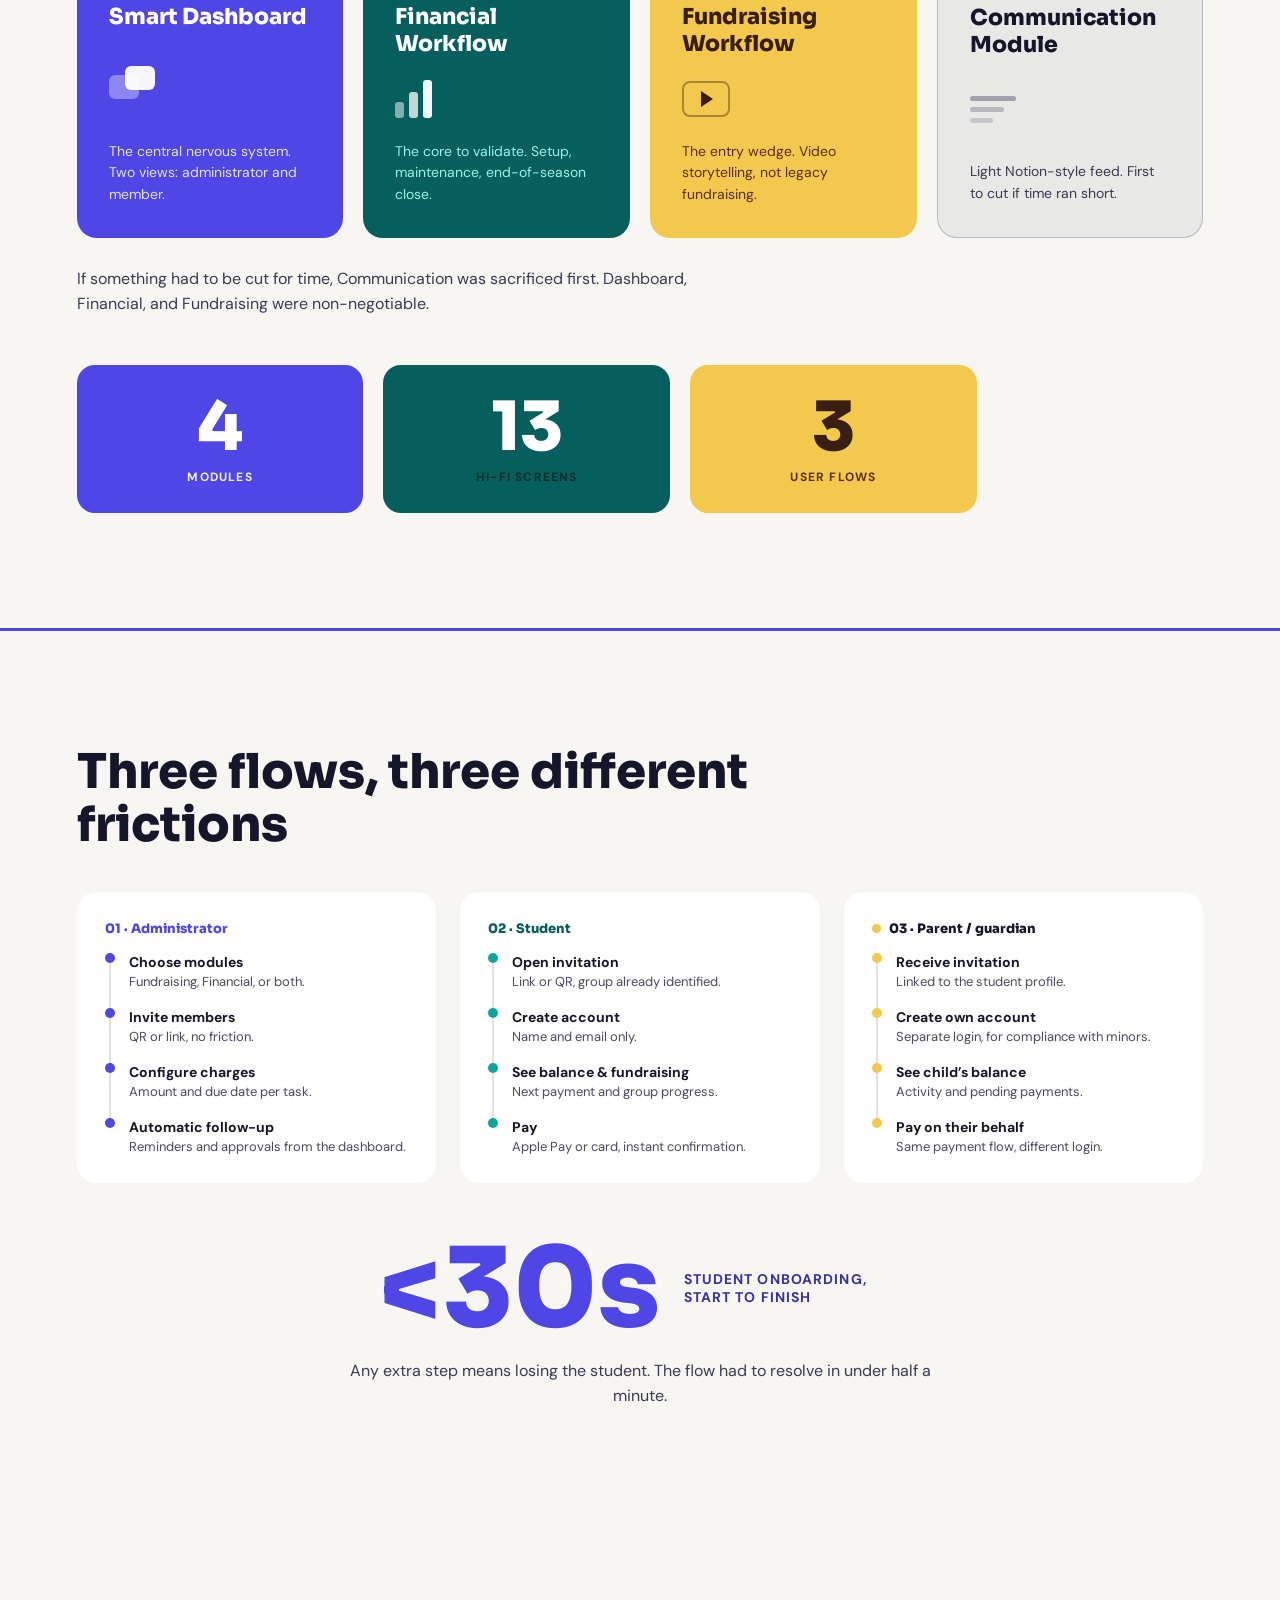
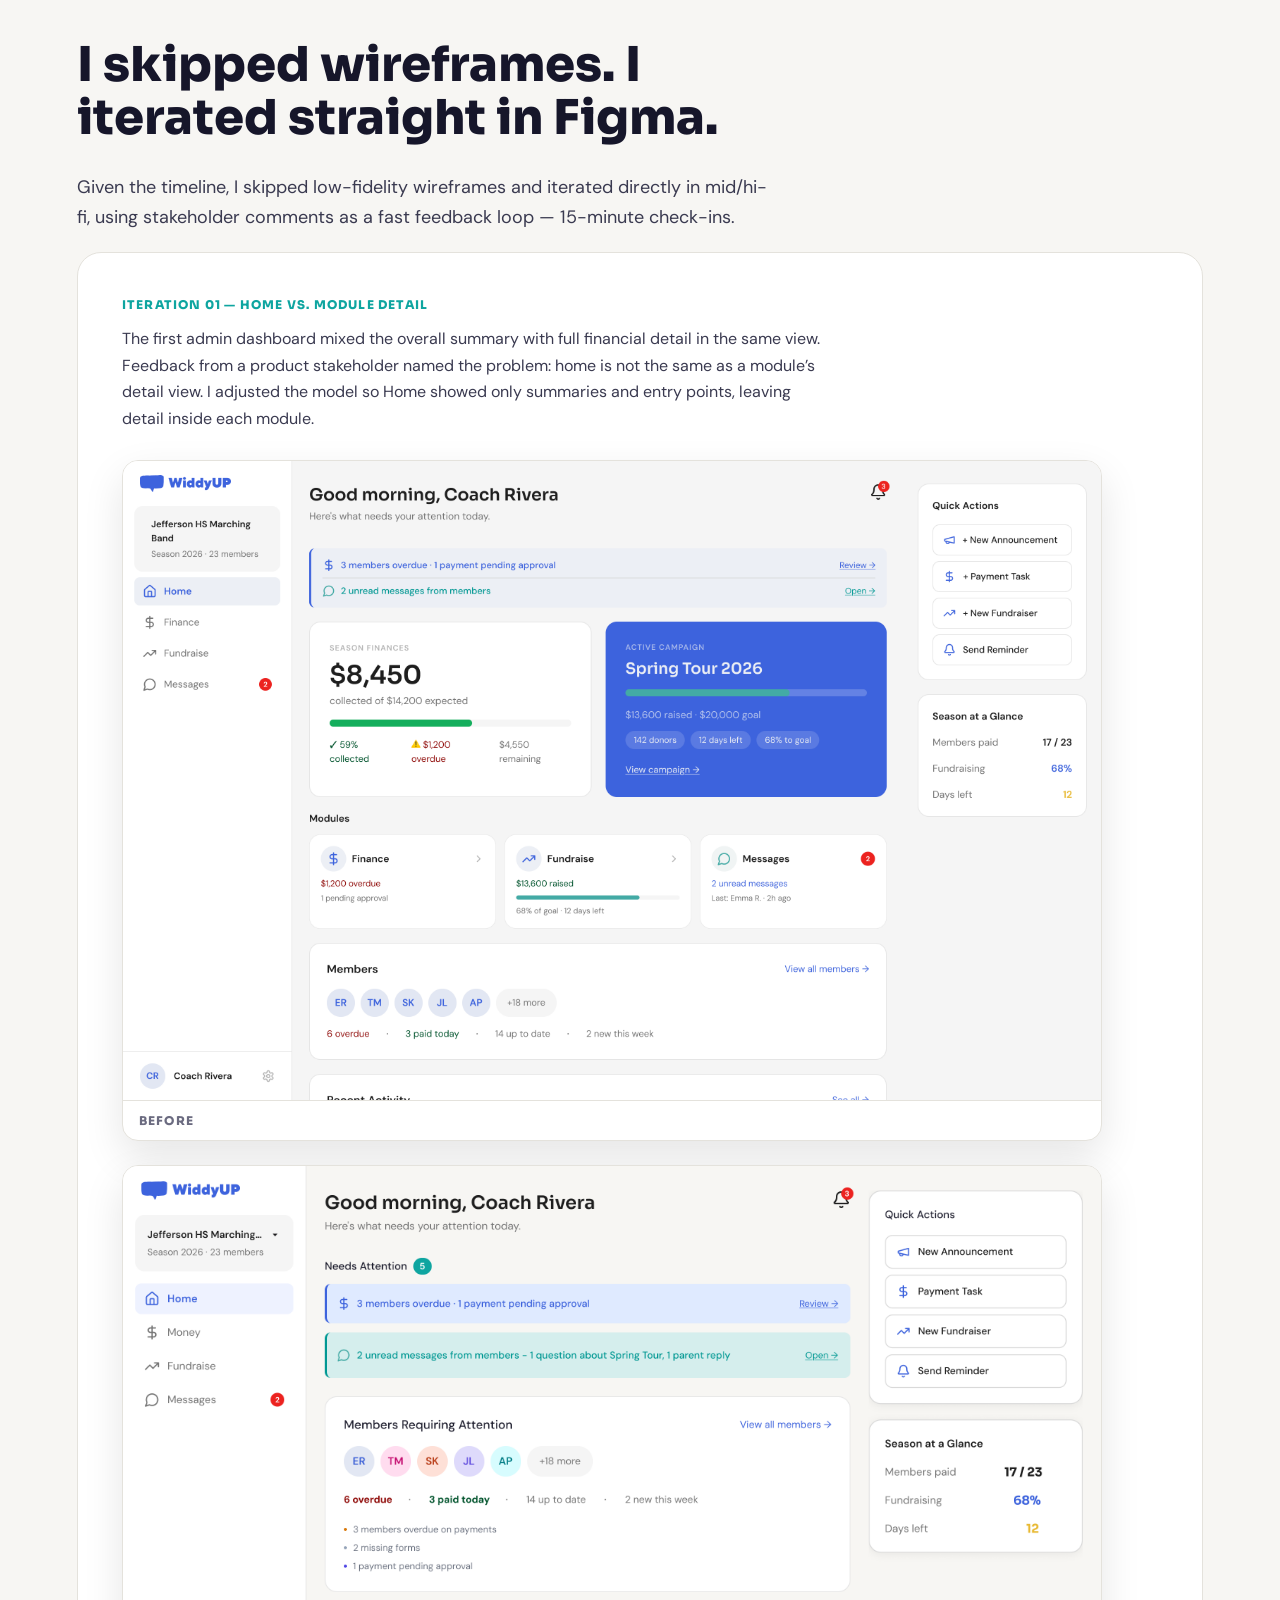
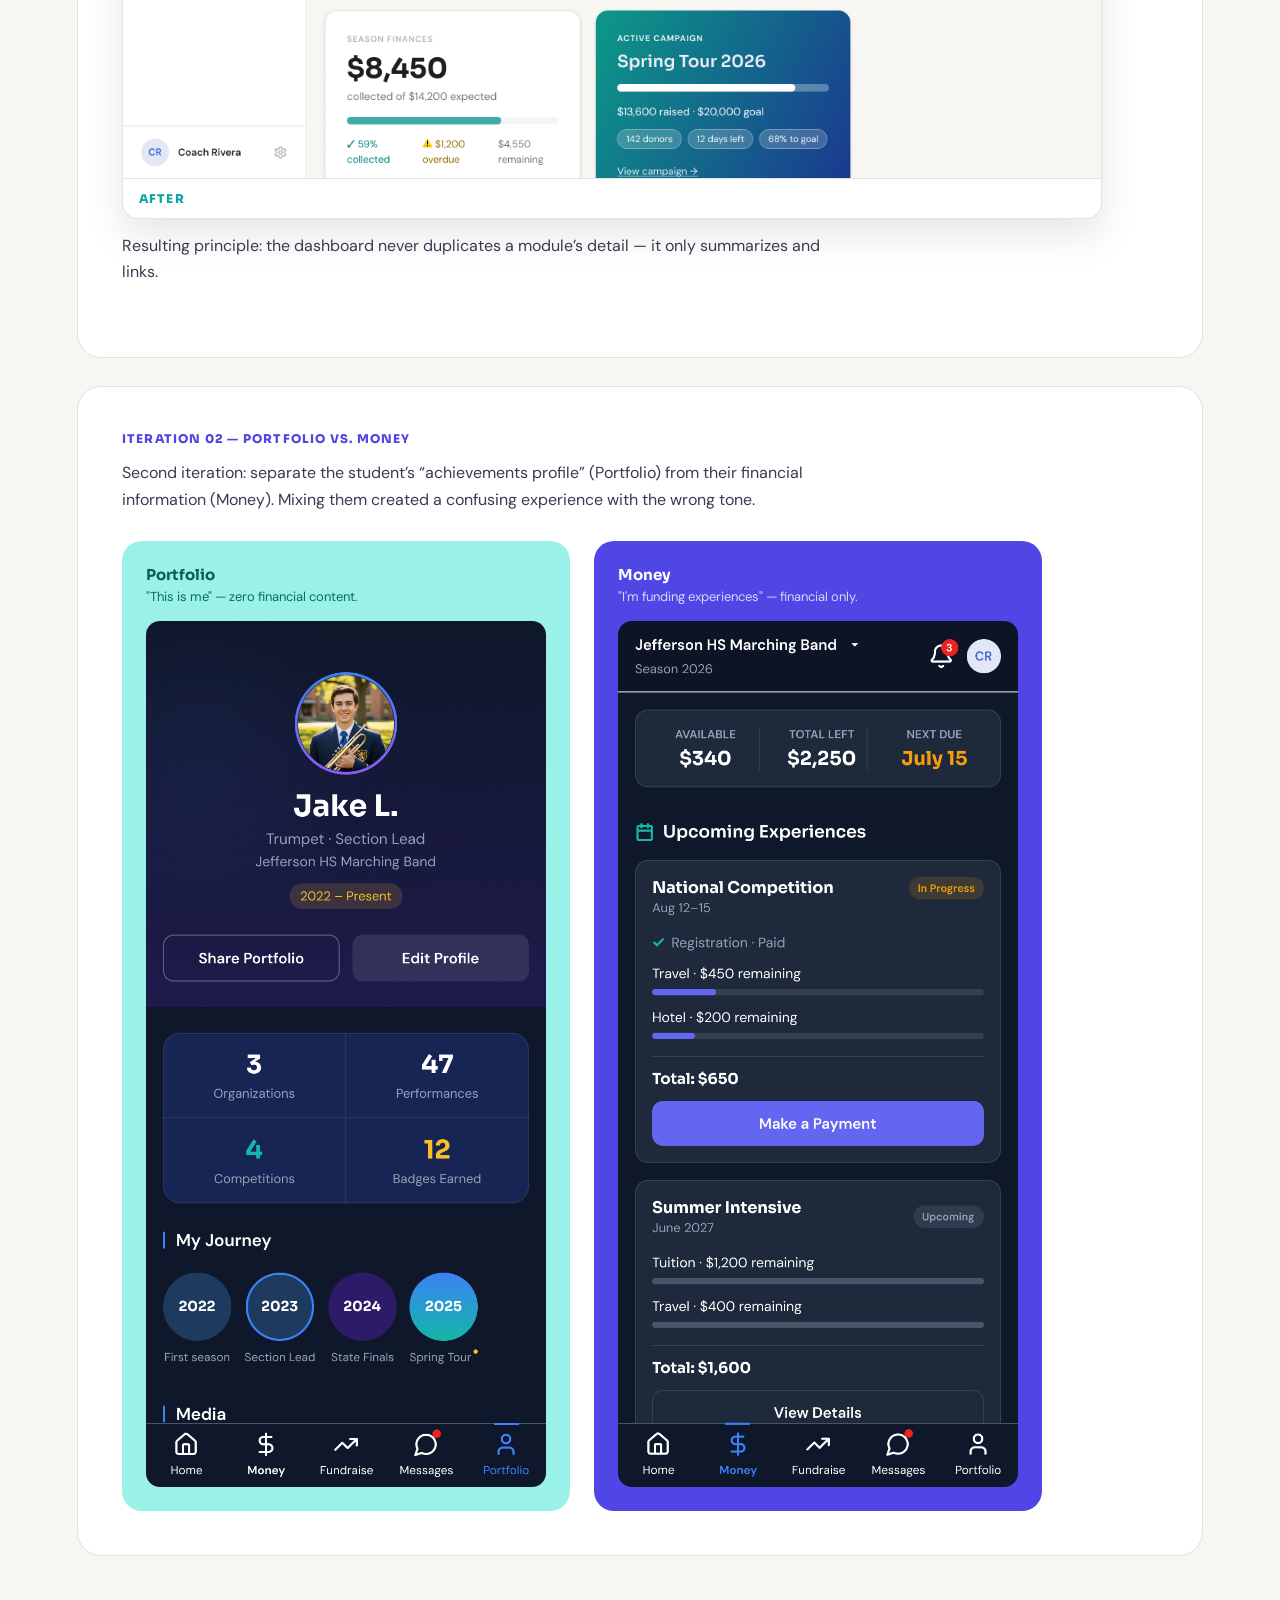
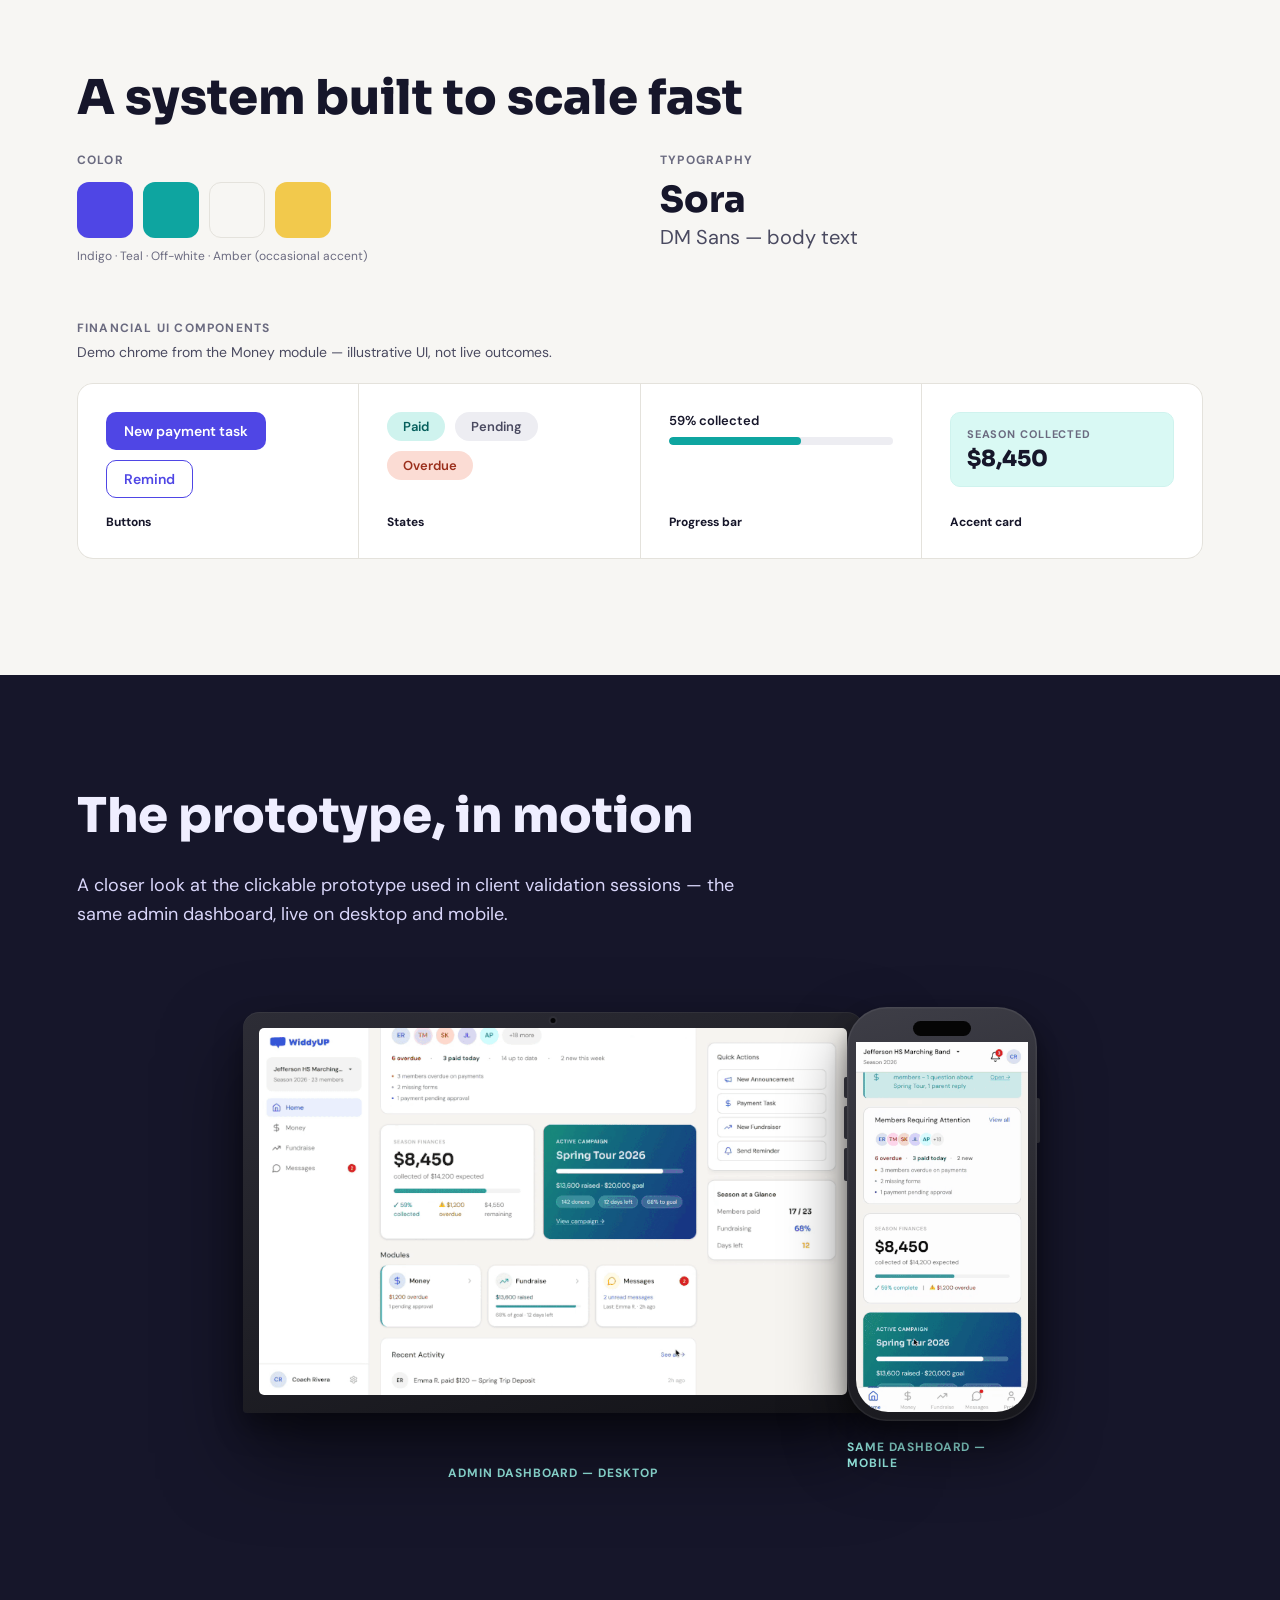
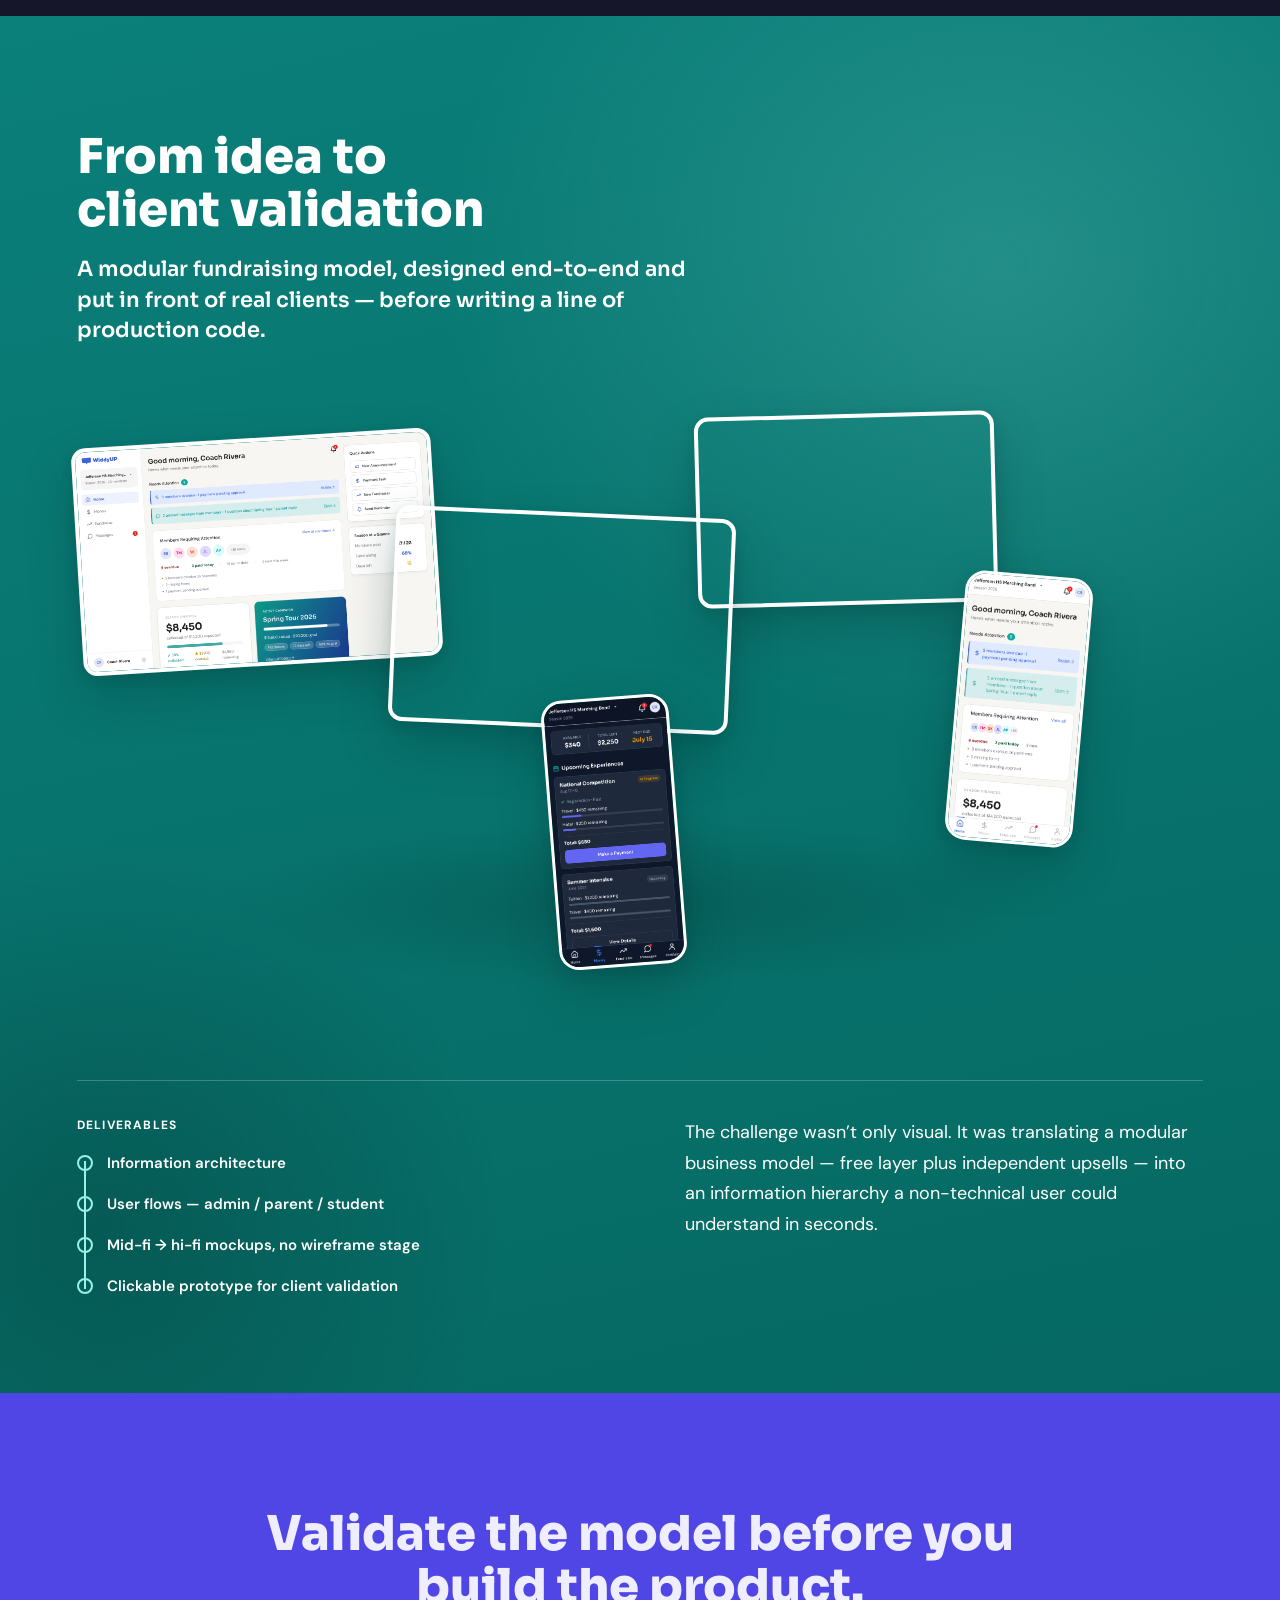
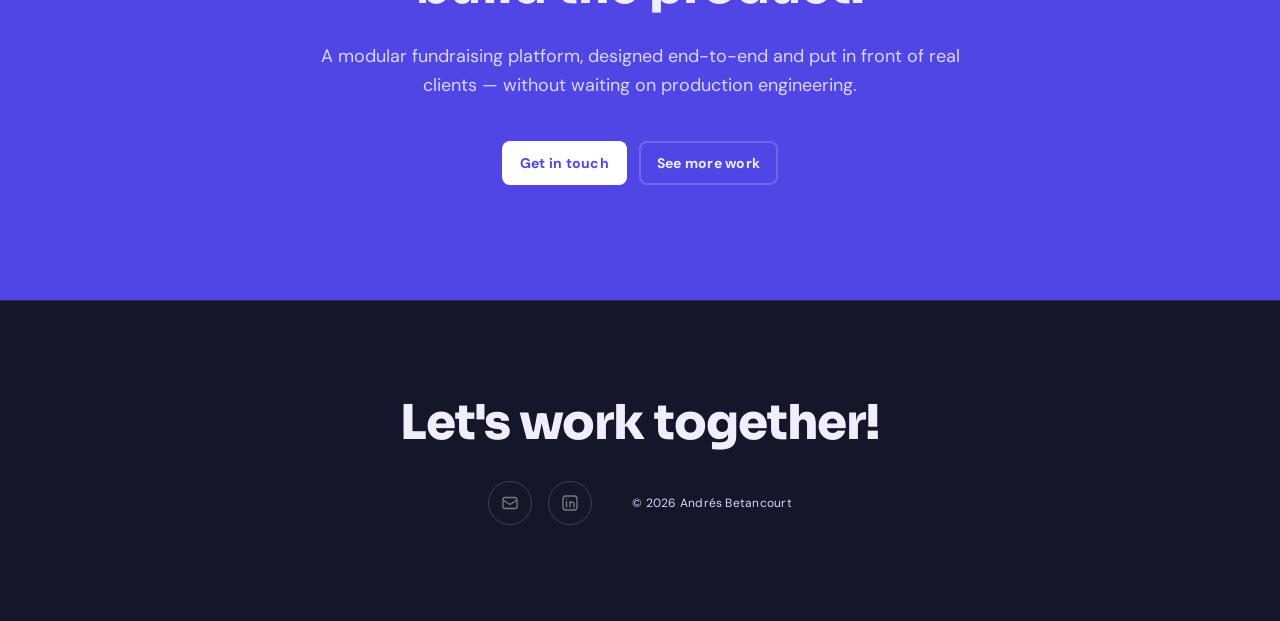
<file: proyectos/widdyup.html>
<!doctype html>
<html lang="en">
<head>
<meta charset="UTF-8" />
<meta name="viewport" content="width=device-width, initial-scale=1.0" />
<title data-i18n="wu.docTitle">WiddyUp — Case study · Andrés Betancourt</title>
<meta name="description" content="Case study: designing the financial layer of a school fundraising ecosystem — validated with real clients before writing a line of production code." />
<link rel="icon" type="image/svg+xml" href="../assets/icons/favicon.svg" />
<link rel="icon" type="image/png" sizes="32x32" href="../assets/icons/favicon-32.png" />
<link rel="icon" type="image/png" sizes="16x16" href="../assets/icons/favicon-16.png" />
<link rel="apple-touch-icon" href="../assets/icons/apple-touch-icon.png" />
<meta name="theme-color" content="#4F46E5" />
<link rel="preconnect" href="https://fonts.googleapis.com" />
<link rel="preconnect" href="https://fonts.gstatic.com" crossorigin />
<!-- WiddyUp runs on Sora + DM Sans, matching the product surface. -->
<link href="https://fonts.googleapis.com/css2?family=Sora:wght@600;700;800&family=DM+Sans:wght@400;500;600;700&display=swap" rel="stylesheet" />
<link rel="stylesheet" href="../css/case-widdyup.css" />
<link rel="stylesheet" href="../css/button.css" />
<script>document.documentElement.classList.add("js");</script>
</head>
<body class="theme-widdyup">

<a class="skip-link" href="#main" data-i18n="a11y.skip">Skip to content</a>

<header class="site-header site-header--project">
  <a class="logo" href="../index.html" data-i18n-attr="aria-label:a11y.home">
    <img src="../assets/icons/logo.svg" alt="" width="32" height="32" />
  </a>

  <a class="btn btn--text back-link" href="../index.html#projects">
    <img src="../assets/icons/arrow-back.svg" alt="" width="16" height="16" />
    <span data-i18n="wu.back">Back to portfolio</span>
  </a>

  <p class="header-project">
    <img src="../assets/images/brands/widdyup.png" alt="WiddyUp" width="120" height="22" />
  </p>

  <div class="lang-toggle" role="group" data-i18n-attr="aria-label:a11y.lang">
    <button type="button" data-lang-option="es" aria-pressed="false">ES</button>
    <span class="lang-sep" aria-hidden="true">/</span>
    <button type="button" data-lang-option="en" aria-pressed="true">EN</button>
  </div>
</header>

<main id="main">

  <!-- HERO: brand + artifact first; meta after phones -->
  <section class="wu-hero" aria-labelledby="wu-heading">
    <div class="wu-shell wu-hero-copy">
      <h1 class="wu-hero-title" id="wu-heading">WiddyUp</h1>
      <p class="wu-hero-lede" data-i18n="wu.hero.lede">Designing the financial layer of a school fundraising ecosystem — validated with real clients before writing a line of production code.</p>
    </div>

    <div class="wu-shell wu-hero-phones">
      <img class="wu-phone-1" src="../assets/images/projects/widdyup/admin-mobile.png" alt="" data-i18n-attr="alt:wu.hero.phoneAdmin" width="460" height="920" decoding="async" />
      <img class="wu-phone-2" src="../assets/images/projects/widdyup/money-mobile.png" alt="" data-i18n-attr="alt:wu.hero.phoneMoney" width="460" height="920" decoding="async" />
      <img class="wu-phone-3" src="../assets/images/projects/widdyup/portfolio-mobile.png" alt="" data-i18n-attr="alt:wu.hero.phonePortfolio" width="460" height="920" decoding="async" />
    </div>

    <div class="wu-shell">
      <div class="wu-meta">
        <div class="wu-meta-item">
          <div class="wu-meta-label" data-i18n="wu.hero.productLabel">Product</div>
          <div class="wu-meta-value" data-i18n="wu.hero.product">Fundraising and operational finance for school performing-arts programs.</div>
        </div>
        <div class="wu-meta-item">
          <div class="wu-meta-label" data-i18n="wu.hero.roleLabel">My role</div>
          <div class="wu-meta-value" data-i18n="wu.hero.role">End-to-end product design: research, architecture, flows, hi-fi, and prototype.</div>
        </div>
        <div class="wu-meta-item">
          <div class="wu-meta-label" data-i18n="wu.hero.challengeLabel">Challenge</div>
          <div class="wu-meta-value" data-i18n="wu.hero.challenge">Validate a modular model before investing in development.</div>
        </div>
        <div class="wu-meta-item">
          <div class="wu-meta-label" data-i18n="wu.hero.constraintLabel">Constraint</div>
          <div class="wu-meta-value" data-i18n="wu.hero.constraint">Tight timeline for a credible prototype, ready for interviews.</div>
        </div>
      </div>
    </div>
  </section>

  <!-- CONTEXT -->
  <section class="wu-section" aria-labelledby="wu-context">
    <div class="wu-shell">
      <h2 class="wu-title" id="wu-context" data-i18n="wu.context.title">Scattered tools, zero visibility</h2>
      <p class="wu-lede" data-i18n="wu.context.lede">School bands, orchestras, and dance teams run fundraising and fee collection with spreadsheets, text messages, and cash. Program directors lose hours to manual follow-up; students and families never clearly know what they owe or why.</p>

      <blockquote class="wu-quote">
        <p data-i18n="wu.context.quote">"The product needs to feel like a Slack-style ecosystem: a free messaging and profiles layer, with payment modules that feel independent of each other — not mandatory as a bundle."</p>
        <footer class="wu-quote-label" data-i18n="wu.context.quoteLabel">Key business insight</footer>
      </blockquote>

      <div class="wu-personas">
        <div class="wu-persona">
          <h3 data-i18n="wu.persona.adminTitle">Administrator</h3>
          <p data-i18n="wu.persona.adminDesc">Program director. Back-end view, group management.</p>
        </div>
        <div class="wu-persona">
          <h3 data-i18n="wu.persona.studentTitle">Member / student</h3>
          <p data-i18n="wu.persona.studentDesc">Gen Z/Alpha, 14–18. Customer-facing dashboard, native to how they already use tech.</p>
        </div>
        <div class="wu-persona">
          <h3 data-i18n="wu.persona.parentTitle">Parent / guardian</h3>
          <p data-i18n="wu.persona.parentDesc">Separate login, linked to the student profile — for compliance when communicating with minors.</p>
        </div>
      </div>
    </div>
  </section>

  <!-- TOOLS & AI — promoted early for staffing narrative -->
  <section class="wu-section wu-section--tight-top wu-tools-section" aria-labelledby="wu-tools">
    <div class="wu-shell">
      <h2 class="wu-title" id="wu-tools" data-i18n="wu.tools.title">An AI-supported flow to reach validation fast</h2>
      <p class="wu-lede wu-lede--tight" data-i18n="wu.tools.lede">The client had a tight deadline for this delivery. Leaning on AI tools at every stage sped up screen production and got us to the first client-facing validation on time.</p>

      <ol class="wu-tools">
        <li class="wu-tool wu-tool--indigo">
          <div class="wu-tool-body">
            <div class="wu-tool-stage" data-i18n="wu.tools.s1">Documentation</div>
            <h3>Claude Cowork</h3>
            <p data-i18n="wu.tools.s1d">Meetings, briefs, and transcripts centralized — project context available throughout the process.</p>
          </div>
        </li>
        <li class="wu-tool wu-tool--teal">
          <div class="wu-tool-body">
            <div class="wu-tool-stage" data-i18n="wu.tools.s2">Early prototyping</div>
            <h3>Figma Make + Make Kit</h3>
            <p data-i18n="wu.tools.s2d">Fast screen exploration in Figma Make, with a custom Make Kit to keep consistency across screens.</p>
          </div>
        </li>
        <li class="wu-tool wu-tool--accent">
          <div class="wu-tool-body">
            <div class="wu-tool-stage" data-i18n="wu.tools.s3">Iteration &amp; collaboration</div>
            <h3>Figma Design</h3>
            <p data-i18n="wu.tools.s3d">Collaborative refinement and iteration with the client on designs already validated in Make.</p>
          </div>
        </li>
      </ol>

      <p class="wu-tools-outcome" data-i18n="wu.tools.outcome">Context in one place → screens in days → client-facing validation on time</p>
    </div>
  </section>

  <!-- ARCHITECTURE -->
  <section class="wu-section" aria-labelledby="wu-arch">
    <div class="wu-shell">
      <h2 class="wu-title" id="wu-arch" data-i18n="wu.arch.title">Four modules, one clear hierarchy</h2>
      <p class="wu-lede wu-lede--tight" data-i18n="wu.arch.lede">Before drawing a single screen, I defined the product’s four modules and how they relate to each other.</p>

      <div class="wu-modules">
        <div class="wu-module wu-module--indigo">
          <h3>Smart Dashboard</h3>
          <div class="wu-icon-dash" aria-hidden="true"><span></span><span></span></div>
          <p data-i18n="wu.arch.dash">The central nervous system. Two views: administrator and member.</p>
        </div>
        <div class="wu-module wu-module--teal">
          <h3>Financial Workflow</h3>
          <div class="wu-icon-bars" aria-hidden="true"><span></span><span></span><span></span></div>
          <p data-i18n="wu.arch.fin">The core to validate. Setup, maintenance, end-of-season close.</p>
        </div>
        <div class="wu-module wu-module--accent">
          <h3>Fundraising Workflow</h3>
          <div class="wu-icon-play" aria-hidden="true"><span></span></div>
          <p data-i18n="wu.arch.fund">The entry wedge. Video storytelling, not legacy fundraising.</p>
        </div>
        <div class="wu-module wu-module--violet">
          <h3>Communication Module</h3>
          <div class="wu-icon-lines" aria-hidden="true"><span></span><span></span><span></span></div>
          <p data-i18n="wu.arch.comm">Light Notion-style feed. First to cut if time ran short.</p>
        </div>
      </div>

      <p class="wu-note" data-i18n="wu.arch.note">If something had to be cut for time, Communication was sacrificed first. Dashboard, Financial, and Fundraising were non-negotiable.</p>

      <div class="wu-stats">
        <div class="wu-stat wu-stat--indigo">
          <b>4</b>
          <span data-i18n="wu.stat.modules">Modules</span>
        </div>
        <div class="wu-stat wu-stat--teal">
          <b>13</b>
          <span data-i18n="wu.stat.screens">Hi-fi screens</span>
        </div>
        <div class="wu-stat wu-stat--accent">
          <b>3</b>
          <span data-i18n="wu.stat.flows">User flows</span>
        </div>
      </div>
    </div>
  </section>

  <!-- USER FLOWS -->
  <section class="wu-section wu-flows" aria-labelledby="wu-flows">
    <div class="wu-shell">
      <h2 class="wu-title" id="wu-flows" data-i18n="wu.flows.title">Three flows, three different frictions</h2>

      <div class="wu-flow-grid">
        <div class="wu-flow-card">
          <div class="wu-flow-card-label wu-flow-card-label--indigo" data-i18n="wu.flow.adminLabel">01 · Administrator</div>
          <div class="wu-timeline">
            <div class="wu-step">
              <div class="wu-step-rail"><div class="wu-step-node wu-step-node--indigo"></div><div class="wu-step-line"></div></div>
              <div class="wu-step-body"><strong data-i18n="wu.flow.a1t">Choose modules</strong><span data-i18n="wu.flow.a1d">Fundraising, Financial, or both.</span></div>
            </div>
            <div class="wu-step">
              <div class="wu-step-rail"><div class="wu-step-node wu-step-node--indigo"></div><div class="wu-step-line"></div></div>
              <div class="wu-step-body"><strong data-i18n="wu.flow.a2t">Invite members</strong><span data-i18n="wu.flow.a2d">QR or link, no friction.</span></div>
            </div>
            <div class="wu-step">
              <div class="wu-step-rail"><div class="wu-step-node wu-step-node--indigo"></div><div class="wu-step-line"></div></div>
              <div class="wu-step-body"><strong data-i18n="wu.flow.a3t">Configure charges</strong><span data-i18n="wu.flow.a3d">Amount and due date per task.</span></div>
            </div>
            <div class="wu-step">
              <div class="wu-step-rail"><div class="wu-step-node wu-step-node--indigo"></div></div>
              <div class="wu-step-body"><strong data-i18n="wu.flow.a4t">Automatic follow-up</strong><span data-i18n="wu.flow.a4d">Reminders and approvals from the dashboard.</span></div>
            </div>
          </div>
        </div>

        <div class="wu-flow-card">
          <div class="wu-flow-card-label wu-flow-card-label--teal" data-i18n="wu.flow.studentLabel">02 · Student</div>
          <div class="wu-timeline">
            <div class="wu-step">
              <div class="wu-step-rail"><div class="wu-step-node wu-step-node--teal"></div><div class="wu-step-line"></div></div>
              <div class="wu-step-body"><strong data-i18n="wu.flow.s1t">Open invitation</strong><span data-i18n="wu.flow.s1d">Link or QR, group already identified.</span></div>
            </div>
            <div class="wu-step">
              <div class="wu-step-rail"><div class="wu-step-node wu-step-node--teal"></div><div class="wu-step-line"></div></div>
              <div class="wu-step-body"><strong data-i18n="wu.flow.s2t">Create account</strong><span data-i18n="wu.flow.s2d">Name and email only.</span></div>
            </div>
            <div class="wu-step">
              <div class="wu-step-rail"><div class="wu-step-node wu-step-node--teal"></div><div class="wu-step-line"></div></div>
              <div class="wu-step-body"><strong data-i18n="wu.flow.s3t">See balance &amp; fundraising</strong><span data-i18n="wu.flow.s3d">Next payment and group progress.</span></div>
            </div>
            <div class="wu-step">
              <div class="wu-step-rail"><div class="wu-step-node wu-step-node--teal"></div></div>
              <div class="wu-step-body"><strong data-i18n="wu.flow.s4t">Pay</strong><span data-i18n="wu.flow.s4d">Apple Pay or card, instant confirmation.</span></div>
            </div>
          </div>
        </div>

        <div class="wu-flow-card">
          <div class="wu-flow-card-label wu-flow-card-label--accent" data-i18n="wu.flow.parentLabel">03 · Parent / guardian</div>
          <div class="wu-timeline">
            <div class="wu-step">
              <div class="wu-step-rail"><div class="wu-step-node wu-step-node--accent"></div><div class="wu-step-line"></div></div>
              <div class="wu-step-body"><strong data-i18n="wu.flow.p1t">Receive invitation</strong><span data-i18n="wu.flow.p1d">Linked to the student profile.</span></div>
            </div>
            <div class="wu-step">
              <div class="wu-step-rail"><div class="wu-step-node wu-step-node--accent"></div><div class="wu-step-line"></div></div>
              <div class="wu-step-body"><strong data-i18n="wu.flow.p2t">Create own account</strong><span data-i18n="wu.flow.p2d">Separate login, for compliance with minors.</span></div>
            </div>
            <div class="wu-step">
              <div class="wu-step-rail"><div class="wu-step-node wu-step-node--accent"></div><div class="wu-step-line"></div></div>
              <div class="wu-step-body"><strong data-i18n="wu.flow.p3t">See child’s balance</strong><span data-i18n="wu.flow.p3d">Activity and pending payments.</span></div>
            </div>
            <div class="wu-step">
              <div class="wu-step-rail"><div class="wu-step-node wu-step-node--accent"></div></div>
              <div class="wu-step-body"><strong data-i18n="wu.flow.p4t">Pay on their behalf</strong><span data-i18n="wu.flow.p4d">Same payment flow, different login.</span></div>
            </div>
          </div>
        </div>
      </div>

      <div class="wu-onboarding">
        <div class="wu-onboarding-time">&lt;30s</div>
        <div class="wu-onboarding-label" data-i18n="wu.flows.onboarding">Student onboarding, start to finish</div>
      </div>
      <p class="wu-onboarding-note" data-i18n="wu.flows.onboardingNote">Any extra step means losing the student. The flow had to resolve in under half a minute.</p>
    </div>
  </section>

  <!-- MID-FI TO HI-FI -->
  <section class="wu-section" aria-labelledby="wu-iter">
    <div class="wu-shell">
      <h2 class="wu-title" id="wu-iter" data-i18n="wu.iter.title">I skipped wireframes. I iterated straight in Figma.</h2>
      <p class="wu-lede wu-lede--compact" data-i18n="wu.iter.lede">Given the timeline, I skipped low-fidelity wireframes and iterated directly in mid/hi-fi, using stakeholder comments as a fast feedback loop — 15-minute check-ins.</p>

      <div class="wu-iter">
        <div class="wu-iter-card">
          <div class="wu-iter-label wu-iter-label--teal" data-i18n="wu.iter1.label">Iteration 01 — Home vs. module detail</div>
          <p data-i18n="wu.iter1.body">The first admin dashboard mixed the overall summary with full financial detail in the same view. Feedback from a product stakeholder named the problem: <em>home is not the same as a module’s detail view.</em> I adjusted the model so Home showed only summaries and entry points, leaving detail inside each module.</p>

          <div class="wu-compare-pair">
            <figure class="wu-compare-shot">
              <img src="../assets/images/projects/widdyup/admin-home-before.png" alt="" data-i18n-attr="alt:wu.iter1.beforeAlt" loading="lazy" decoding="async" />
              <figcaption data-i18n="wu.iter.before">Before</figcaption>
            </figure>
            <figure class="wu-compare-shot">
              <img src="../assets/images/projects/widdyup/admin-home-after.png" alt="" data-i18n-attr="alt:wu.iter1.afterAlt" loading="lazy" decoding="async" />
              <figcaption data-i18n="wu.iter.after">After</figcaption>
            </figure>
          </div>
          <p class="wu-compare-caption" data-i18n="wu.iter1.caption">Resulting principle: the dashboard never duplicates a module’s detail — it only summarizes and links.</p>
        </div>

        <div class="wu-iter-card">
          <div class="wu-iter-label wu-iter-label--indigo" data-i18n="wu.iter2.label">Iteration 02 — Portfolio vs. Money</div>
          <p data-i18n="wu.iter2.body">Second iteration: separate the student’s “achievements profile” (Portfolio) from their financial information (Money). Mixing them created a confusing experience with the wrong tone.</p>

          <div class="wu-split">
            <div class="wu-split-card wu-split-card--mint">
              <h3>Portfolio</h3>
              <p data-i18n="wu.iter2.portfolio">"This is me" — zero financial content.</p>
              <img src="../assets/images/projects/widdyup/portfolio-mobile.png" alt="" data-i18n-attr="alt:wu.iter2.portfolioAlt" loading="lazy" decoding="async" />
            </div>
            <div class="wu-split-card wu-split-card--indigo">
              <h3>Money</h3>
              <p data-i18n="wu.iter2.money">"I'm funding experiences" — financial only.</p>
              <img src="../assets/images/projects/widdyup/money-mobile.png" alt="" data-i18n-attr="alt:wu.iter2.moneyAlt" loading="lazy" decoding="async" />
            </div>
          </div>
        </div>
      </div>
    </div>
  </section>

  <!-- VISUAL SYSTEM -->
  <section class="wu-section wu-section--tight-top" aria-labelledby="wu-system">
    <div class="wu-shell">
      <h2 class="wu-title" id="wu-system" data-i18n="wu.system.title">A system built to scale fast</h2>

      <div class="wu-system-grid">
        <div>
          <div class="wu-system-label" data-i18n="wu.system.color">Color</div>
          <div class="wu-swatches">
            <div class="wu-swatch" style="background:var(--wu-indigo)"></div>
            <div class="wu-swatch" style="background:var(--wu-teal)"></div>
            <div class="wu-swatch wu-swatch--paper"></div>
            <div class="wu-swatch" style="background:var(--wu-accent)"></div>
          </div>
          <div class="wu-system-note" data-i18n="wu.system.colorNote">Indigo · Teal · Off-white · Amber (occasional accent)</div>
        </div>
        <div>
          <div class="wu-system-label" data-i18n="wu.system.type">Typography</div>
          <div class="wu-type-display">Sora</div>
          <div class="wu-type-body" data-i18n="wu.system.typeBody">DM Sans — body text</div>
        </div>
      </div>

      <div class="wu-system-label" data-i18n="wu.system.library">Financial UI components</div>
      <p class="wu-library-note" data-i18n="wu.system.libraryNote">Demo chrome from the Money module — illustrative UI, not live outcomes.</p>
      <div class="wu-library">
        <div class="wu-lib-cell">
          <div class="wu-btn-demo">
            <div class="wu-demo-primary" data-i18n="wu.system.btnPrimary">New payment task</div>
            <div class="wu-demo-secondary" data-i18n="wu.system.btnSecondary">Remind</div>
          </div>
          <span data-i18n="wu.system.buttons">Buttons</span>
        </div>
        <div class="wu-lib-cell">
          <div class="wu-status-demo">
            <div class="wu-status wu-status--paid" data-i18n="wu.system.statusPaid">Paid</div>
            <div class="wu-status wu-status--pending" data-i18n="wu.system.statusPending">Pending</div>
            <div class="wu-status wu-status--overdue" data-i18n="wu.system.statusOverdue">Overdue</div>
          </div>
          <span data-i18n="wu.system.states">States</span>
        </div>
        <div class="wu-lib-cell">
          <div class="wu-progress-label" data-i18n="wu.system.progressLabel">59% collected</div>
          <div class="wu-progress-track"><div class="wu-progress-fill"></div></div>
          <span data-i18n="wu.system.progress">Progress bar</span>
        </div>
        <div class="wu-lib-cell">
          <div class="wu-metric-card">
            <small data-i18n="wu.system.metricLabel">Season collected</small>
            <b data-i18n="wu.system.metricValue">$8,450</b>
          </div>
          <span data-i18n="wu.system.metric">Accent card</span>
        </div>
      </div>
    </div>
  </section>

  <!-- SHOWCASE: prototype in motion -->
  <section class="wu-section wu-showcase" aria-labelledby="wu-showcase">
    <div class="wu-shell">
      <h2 class="wu-title" id="wu-showcase" data-i18n="wu.showcase.title">The prototype, in motion</h2>
      <p class="wu-lede wu-lede--tight" data-i18n="wu.showcase.lede">A closer look at the clickable prototype used in client validation sessions — the same admin dashboard, live on desktop and mobile.</p>

      <div class="wu-devices">
        <figure class="wu-device wu-device-macbook">
          <div class="wu-mb-screen">
            <div class="wu-mb-cam" aria-hidden="true"></div>
            <div class="wu-mb-viewport">
              <img src="../assets/images/projects/widdyup/demo/wu-demo-macbook.gif" alt="" data-i18n-attr="alt:wu.showcase.macbookAlt" width="768" height="480" loading="lazy" />
            </div>
          </div>
          <div class="wu-mb-base" aria-hidden="true"></div>
          <figcaption class="wu-device-caption" data-i18n="wu.showcase.macbookCaption">Admin dashboard — desktop</figcaption>
        </figure>

        <figure class="wu-device wu-device-iphone">
          <div class="wu-ip-frame">
            <span class="wu-ip-btn wu-ip-btn--mute" aria-hidden="true"></span>
            <span class="wu-ip-btn wu-ip-btn--vol-up" aria-hidden="true"></span>
            <span class="wu-ip-btn wu-ip-btn--vol-down" aria-hidden="true"></span>
            <span class="wu-ip-btn wu-ip-btn--power" aria-hidden="true"></span>
            <div class="wu-ip-notch">
              <div class="wu-ip-island" aria-hidden="true"></div>
            </div>
            <div class="wu-ip-viewport">
              <img src="../assets/images/projects/widdyup/demo/wu-demo-iphone.gif" alt="" data-i18n-attr="alt:wu.showcase.iphoneAlt" width="281" height="608" loading="lazy" />
            </div>
          </div>
          <figcaption class="wu-device-caption" data-i18n="wu.showcase.iphoneCaption">Same dashboard — mobile</figcaption>
        </figure>
      </div>
    </div>
  </section>

  <!-- RESULT -->
  <section class="wu-result" aria-labelledby="wu-result">
    <div class="wu-shell">
      <header class="wu-result-head">
        <h2 class="wu-title" id="wu-result" data-i18n="wu.result.title">From idea to client validation</h2>
        <p class="wu-result-lede" data-i18n="wu.result.lede">A modular fundraising model, designed end-to-end and put in front of real clients — before writing a line of production code.</p>
      </header>

      <div class="wu-result-collage" data-wu-reveal>
        <figure class="wu-shot wu-shot-1">
          <img src="../assets/images/projects/widdyup/admin-home-after.png" alt="" data-i18n-attr="alt:wu.result.shotAdmin" loading="lazy" decoding="async" />
        </figure>
        <figure class="wu-shot wu-shot-2">
          <img src="../assets/images/projects/widdyup/money-desktop.png" alt="" data-i18n-attr="alt:wu.result.shotMoney" loading="lazy" decoding="async" />
        </figure>
        <figure class="wu-shot wu-shot-3">
          <img src="../assets/images/projects/widdyup/messages-desktop.png" alt="" data-i18n-attr="alt:wu.result.shotMessages" loading="lazy" decoding="async" />
        </figure>
        <figure class="wu-shot wu-shot-4">
          <img src="../assets/images/projects/widdyup/admin-mobile.png" alt="" data-i18n-attr="alt:wu.result.shotAdminMobile" loading="lazy" decoding="async" />
        </figure>
        <figure class="wu-shot wu-shot-5">
          <img src="../assets/images/projects/widdyup/money-mobile.png" alt="" data-i18n-attr="alt:wu.result.shotMoneyMobile" loading="lazy" decoding="async" />
        </figure>
      </div>

      <div class="wu-result-foot">
        <div class="wu-result-grid">
          <div class="wu-result-deliver">
            <div class="wu-deliver-label" data-i18n="wu.result.deliverables">Deliverables</div>
            <div class="wu-deliver-list">
              <div class="wu-deliver-track" aria-hidden="true"></div>
              <div class="wu-deliver-fill" aria-hidden="true"></div>
              <ol class="wu-deliver-items">
                <li><span class="wu-deliver-node" aria-hidden="true"></span><span data-i18n="wu.result.d1">Information architecture</span></li>
                <li><span class="wu-deliver-node" aria-hidden="true"></span><span data-i18n="wu.result.d2">User flows — admin / parent / student</span></li>
                <li><span class="wu-deliver-node" aria-hidden="true"></span><span data-i18n="wu.result.d3">Mid-fi → hi-fi mockups, no wireframe stage</span></li>
                <li><span class="wu-deliver-node" aria-hidden="true"></span><span data-i18n="wu.result.d4">Clickable prototype for client validation</span></li>
              </ol>
            </div>
          </div>
          <p class="wu-result-copy" data-i18n="wu.result.copy">The challenge wasn’t only visual. It was translating a modular business model — free layer plus independent upsells — into an information hierarchy a non-technical user could understand in seconds.</p>
        </div>
      </div>
    </div>
  </section>

  <!-- CLOSE -->
  <section class="wu-close" aria-labelledby="wu-close">
    <div class="wu-shell">
      <h2 class="wu-title" id="wu-close" data-i18n="wu.close.title">Validate the model before you build the product.</h2>
      <p class="wu-lede" data-i18n="wu.close.lede">A modular fundraising platform, designed end-to-end and put in front of real clients — without waiting on production engineering.</p>
      <div class="wu-actions">
        <a class="btn btn--primary" href="mailto:andres.betancourt.di@outlook.com" data-i18n="wu.close.contact">Get in touch</a>
        <a class="btn btn--secondary" href="../index.html#projects" data-i18n="wu.close.more">See more work</a>
      </div>
    </div>
  </section>

</main>

<footer class="site-footer" id="contact">
  <h2 class="footer-cta" data-i18n="footer.cta">Let's work together!</h2>
  <div class="footer-links">
    <div class="footer-icons">
      <a class="icon-btn" href="mailto:andres.betancourt.di@outlook.com" data-i18n-attr="aria-label:footer.email.label">
        <img src="../assets/icons/email.svg" alt="" width="16" height="16" />
      </a>
      <a class="icon-btn" href="https://www.linkedin.com/in/andres-betancourt-06604a171/" target="_blank" rel="noopener noreferrer" data-i18n-attr="aria-label:footer.linkedin.label">
        <img src="../assets/icons/linkedin.svg" alt="" width="16" height="16" />
      </a>
    </div>
    <p class="copyright">© <span id="copyright-year">2026</span> Andrés Betancourt</p>
  </div>
</footer>

<script src="../js/i18n.js"></script>
<script src="../js/i18n-widdyup.js"></script>
<script src="../js/main.js"></script>
<script src="../js/lightbox.js?v=3"></script>
</body>
</html>
</file>
<file: css/case-allcore360.css>
/* ===================================================================
   ALLCORE360º — CASE STUDY THEME

   Self-contained skin for proyectos/allcore360.html so the page reads
   as AllCore360's own product surface (Radix Themes conventions:
   Roboto, 12-step red accent, 8px radius) instead of the portfolio's.

   Deliberately isolated: this file loads on that page only, declares
   its own reset and chrome, and reads none of the portfolio design
   tokens. Every value below is literal or an --ac-* local. Nothing here
   may be reused by another page — a second case study gets its own
   client-branded file.

   The one exception is the button component in css/button.css, which the
   page loads as-is: the back link out of the case study is portfolio
   chrome and is drawn by the portfolio's design system. Section 09
   re-skins that component for the two CTAs on the near-black closing
   surface, where the system's navy has nothing to sit against.

   01. Palette & type       06. Editorial blocks
   02. Reset                07. Data blocks
   03. Header               08. System blocks
   04. Scroll ruler         09. Close
   05. Hero                 10. Footer
   =================================================================== */

/* --- 01. Palette & type --------------------------------------------
   Sampled from the AllCore360 design system: a warm paper ground, the
   #E51519 accent at step 9 of the 12-step scale, and a near-black
   "night" surface for the safety-critical and closing sections. */
.theme-allcore360 {
  --ac-paper: #f7f4ef;
  --ac-paper-sunk: #efe9e0;
  --ac-ink: #171412;
  --ac-body: #4a4238;
  --ac-muted: #6e6459;

  --ac-red: #e51519;
  --ac-red-strong: #d50000;
  /* One step below --ac-red-strong, so Hover and Pressed stay distinct. */
  --ac-red-pressed: #ab0000;
  --ac-salmon: #ff9082;

  --ac-night: #111113;
  --ac-night-ink: #edeef0;
  --ac-night-body: #b0b4ba;
  --ac-night-line: #363a3f;
  --ac-night-faint: #5a5e63;
  /* Container washes for controls sitting on the night surface. */
  --ac-night-tint: rgba(237, 238, 240, 0.06);
  --ac-night-tint-strong: rgba(237, 238, 240, 0.12);

  --ac-up: #30a46c;
  --ac-down: #e5484d;

  /* Hairlines are alpha-based so they sit correctly on paper and on the
     sunk tint without needing a second set of values. */
  --ac-line: rgba(28, 25, 23, 0.14);
  --ac-line-soft: rgba(28, 25, 23, 0.08);
  --ac-line-dashed: rgba(28, 25, 23, 0.28);

  --ac-font: "Roboto", "Helvetica Neue", Arial, sans-serif;
  --ac-mono: "Roboto Mono", ui-monospace, "SF Mono", Menlo, monospace;

  /* Radix "medium" radius — one value across the whole system. */
  --ac-radius: 8px;

  /* The 9-step ladder the case study itself documents. */
  --ac-size-label: 12px;
  --ac-size-body: 16px;
  --ac-size-lede: clamp(17px, 1.7vw, 20px);
  --ac-size-title: clamp(32px, 5.4vw, 60px);
  --ac-size-display: clamp(52px, 11vw, 112px);
  --ac-size-stat: clamp(40px, 7vw, 56px);

  /* Sections breathe far more than the portfolio's: each block is read
     on its own rather than scanned against its neighbours. */
  --ac-section-y: clamp(88px, 13vw, 200px);
  --ac-section-x: clamp(20px, 6vw, 80px);
  --ac-flow: clamp(40px, 5vw, 72px);
  --ac-shell: 1180px;
}

/* --- 02. Reset ------------------------------------------------------ */
*,
*::before,
*::after {
  box-sizing: border-box;
}
html,
body {
  margin: 0;
  padding: 0;
}
.theme-allcore360 {
  font-family: var(--ac-font);
  font-weight: 400;
  color: var(--ac-ink);
  background: var(--ac-paper);
  -webkit-font-smoothing: antialiased;
  overflow-x: hidden;
}
.theme-allcore360 img {
  max-width: 100%;
  display: block;
}
.theme-allcore360 a {
  color: inherit;
  text-decoration: none;
}
.theme-allcore360 ul {
  list-style: none;
  margin: 0;
  padding: 0;
}
.theme-allcore360 h1,
.theme-allcore360 h2,
.theme-allcore360 h3,
.theme-allcore360 h4,
.theme-allcore360 p {
  margin: 0;
}
.theme-allcore360 button {
  font-family: inherit;
  cursor: pointer;
  background: none;
  border: none;
  color: inherit;
}

.theme-allcore360 .skip-link {
  position: absolute;
  left: -9999px;
  top: 0;
  z-index: 100;
  padding: 8px 16px;
  background: var(--ac-red);
  color: #fff;
  font-size: var(--ac-size-label);
  font-weight: 700;
  letter-spacing: 0.04em;
  text-transform: uppercase;
}
.theme-allcore360 .skip-link:focus {
  left: 16px;
  top: 16px;
}

.theme-allcore360 a:focus-visible,
.theme-allcore360 button:focus-visible {
  outline: 2px solid var(--ac-red);
  outline-offset: 2px;
  border-radius: 4px;
}

/* --- 03. Header ----------------------------------------------------- */
.theme-allcore360 .site-header {
  position: sticky;
  top: 0;
  z-index: 50;
  display: flex;
  align-items: center;
  gap: 12px;
  padding: 12px var(--ac-section-x);
  background: rgba(247, 244, 239, 0.92);
  backdrop-filter: blur(8px);
  border-bottom: 1px solid var(--ac-line);
}
.theme-allcore360 .logo {
  flex: 0 0 auto;
  display: inline-flex;
  align-items: center;
  justify-content: center;
  min-width: 32px;
  min-height: 44px;
}
.theme-allcore360 .logo img {
  width: 32px;
  height: 32px;
}

/* The back link is portfolio chrome, not product chrome — it leaves this
   page — so it is the portfolio's button component in its text variant,
   used exactly as the design system draws it. The reset below re-asserts
   the component's own colour, since this theme's blanket `a { color:
   inherit }` would otherwise outrank it. */
.theme-allcore360 .btn { color: var(--btn-fg); }
.theme-allcore360 a.btn:focus-visible { border-radius: var(--radius-lg, 8px); }
.theme-allcore360 .back-link img {
  transition: transform 0.15s ease;
}
.theme-allcore360 .back-link:hover img {
  transform: translateX(-3px);
}

.theme-allcore360 .header-project {
  display: none;
  align-items: center;
  gap: 12px;
  margin-left: auto;
}
.theme-allcore360 .header-project img {
  width: 72px;
  height: 24px;
  object-fit: contain;
}
.theme-allcore360 .header-project::after {
  content: "";
  width: 4px;
  height: 4px;
  border-radius: 50%;
  background: var(--ac-muted);
  opacity: 0.5;
}

.theme-allcore360 .lang-toggle {
  margin-left: auto;
  display: flex;
  align-items: center;
  gap: 4px;
}
.theme-allcore360 .lang-toggle button {
  min-width: 44px;
  min-height: 44px;
  display: inline-flex;
  align-items: center;
  justify-content: center;
  border-radius: 4px;
  font-size: var(--ac-size-label);
  font-weight: 700;
  letter-spacing: 0.04em;
  color: var(--ac-muted);
  transition: color 0.15s ease;
}
.theme-allcore360 .lang-toggle button[aria-pressed="true"] {
  color: var(--ac-ink);
}
.theme-allcore360 .lang-toggle button:hover {
  color: var(--ac-red);
}
.theme-allcore360 .lang-sep {
  color: var(--ac-muted);
  opacity: 0.5;
}

@media (min-width: 768px) {
  .theme-allcore360 .site-header--project {
    gap: 24px;
  }
  .theme-allcore360 .header-project {
    display: flex;
  }
  .theme-allcore360 .header-project ~ .lang-toggle {
    margin-left: 0;
  }
}

/* --- 04. Scroll ruler -----------------------------------------------
   Reading progress drawn as the machine's 360° dial unrolled into a
   rail. Desktop only: below 1200px the margin cannot hold it without
   crowding the text, and it carries no information the scrollbar
   doesn't already give. */
.theme-allcore360 .case-ruler {
  display: none;
}

@media (min-width: 1200px) {
  .theme-allcore360 .case-ruler {
    display: block;
    position: fixed;
    left: 0;
    top: 0;
    bottom: 0;
    width: 80px;
    z-index: 40;
    pointer-events: none;
  }
  .theme-allcore360 .case-ruler-track,
  .theme-allcore360 .case-ruler-fill {
    position: absolute;
    left: 44px;
    top: 12%;
    width: 1px;
  }
  .theme-allcore360 .case-ruler-track {
    bottom: 6%;
    background: #8a8378;
    opacity: 0.4;
  }
  .theme-allcore360 .case-ruler-fill {
    height: calc(var(--case-progress, 0) * 82%);
    max-height: 82%;
    background: var(--ac-red);
  }
  /* Minor graduations every 5% of the rail, drawn as one repeating
     gradient rather than 21 elements. */
  .theme-allcore360 .case-ruler-ticks {
    position: absolute;
    left: 41px;
    top: 12%;
    bottom: 6%;
    width: 7px;
    background: repeating-linear-gradient(
      to bottom,
      rgba(138, 131, 120, 0.5) 0 1px,
      transparent 1px 5%
    );
  }
  /* Anchor each mark to the track (0-width). Labels hang fully left of
     the line with a clear gap; the major tick grows right. Overrides
     case-study flex/::before so they cannot pull text into the rail. */
  .theme-allcore360 .case-ruler-mark {
    position: absolute;
    left: 44px;
    top: calc(12% + var(--p) * 82%);
    display: block;
    width: 0;
    height: 0;
    gap: 0;
    transform: none;
  }
  .theme-allcore360 .case-ruler-mark::before {
    content: none;
  }
  .theme-allcore360 .case-ruler-mark span {
    position: absolute;
    right: 14px;
    top: 0;
    transform: translateY(-50%);
    white-space: nowrap;
    font-family: var(--ac-mono);
    font-size: 9px;
    font-weight: 500;
    letter-spacing: 0.02em;
    color: var(--ac-muted);
  }
  .theme-allcore360 .case-ruler-mark::after {
    content: "";
    position: absolute;
    left: 0;
    top: 0;
    width: 11px;
    height: 1px;
    background: var(--ac-muted);
    transform: translateY(-50%);
  }
}

/* --- Section shell -------------------------------------------------- */
.theme-allcore360 .case-section {
  padding: var(--ac-section-y) var(--ac-section-x);
}
.theme-allcore360 .case-shell {
  max-width: var(--ac-shell);
  /* Left-aligned rather than centered: the reference reads as a
     technical document, anchored to the ruler in the left margin. */
  margin-inline: 0;
}
.theme-allcore360 .case-section--tint {
  background: var(--ac-paper-sunk);
}
.theme-allcore360 .case-section--dark {
  background: var(--ac-night);
  color: var(--ac-night-ink);
}

/* Reveal on scroll: the reference defocuses a section until it is the
   one being read, which suits an instrument panel better than a slide. */
.theme-allcore360 .case-reveal {
  opacity: 0;
  filter: blur(8px);
  transition: opacity 0.35s ease-out, filter 0.35s ease-out;
}
.theme-allcore360 .case-reveal.is-visible {
  opacity: 1;
  filter: blur(0);
}
html:not(.js) .theme-allcore360 .case-reveal {
  opacity: 1;
  filter: none;
}
@media (prefers-reduced-motion: reduce) {
  .theme-allcore360 .case-reveal {
    transition: none;
    opacity: 1;
    filter: none;
  }
}

/* --- 05. Hero -------------------------------------------------------- */
.theme-allcore360 .case-hero {
  position: relative;
  overflow: hidden;
  display: flex;
  flex-direction: column;
  align-items: center;
  gap: clamp(40px, 6vw, 56px);
  text-align: center;
  padding-top: clamp(72px, 10vw, 120px);
}
.theme-allcore360 .case-hero-intro {
  position: relative;
  display: flex;
  flex-direction: column;
  align-items: center;
  gap: 28px;
  width: 100%;
  max-width: 920px;
}
.theme-allcore360 .case-hero-intro > * {
  position: relative;
  z-index: 1;
}

/* Decorative dial behind the title — the 360° of the product's name,
   drawn as the graduated bezel of a measuring instrument. */
.theme-allcore360 .case-hero-dial {
  position: absolute;
  top: 50%;
  left: 50%;
  transform: translate(-50%, -50%);
  width: min(108vw, 700px);
  height: min(108vw, 700px);
  z-index: 0;
  pointer-events: none;
  overflow: visible;
  opacity: 0.5;
}
.theme-allcore360 .case-hero-dial line {
  stroke: #1c1917;
  stroke-width: 1;
  opacity: 0.18;
}
.theme-allcore360 .case-hero-dial circle {
  fill: none;
  stroke: var(--ac-red);
  stroke-width: 1.5;
  opacity: 0.55;
  /* 2πr for the r=260 circle in the SVG's own viewBox units. */
  stroke-dasharray: 1634;
  stroke-dashoffset: 1634;
  animation: ac-dial-sweep 900ms 150ms ease-out forwards;
}
@keyframes ac-dial-sweep {
  to {
    stroke-dashoffset: 409;
  }
}
@media (prefers-reduced-motion: reduce) {
  .theme-allcore360 .case-hero-dial circle {
    animation: none;
    stroke-dashoffset: 409;
  }
}

.theme-allcore360 .case-hero h1 {
  font-size: var(--ac-size-display);
  font-weight: 700;
  line-height: 1.05;
  letter-spacing: -0.045em;
  color: var(--ac-ink);
}
.theme-allcore360 .case-hero-lede {
  max-width: 40ch;
  font-size: var(--ac-size-lede);
  line-height: 1.5;
  letter-spacing: -0.01em;
  color: var(--ac-body);
}
.theme-allcore360 .case-meta {
  display: flex;
  flex-wrap: wrap;
  justify-content: center;
  gap: 6px 12px;
  font-size: var(--ac-size-label);
  font-weight: 500;
  letter-spacing: 0.02em;
  text-transform: uppercase;
  color: var(--ac-muted);
}
.theme-allcore360 .case-meta li {
  display: flex;
  align-items: center;
  gap: 12px;
}
/* The dot only reads as a separator while the items share a line; once
   they stack it becomes a dangling mark, so it is opt-in by width. */
@media (min-width: 900px) {
  .theme-allcore360 .case-meta li:not(:last-child)::after {
    content: "·";
    color: var(--ac-muted);
  }
}
.theme-allcore360 .case-meta b {
  font-weight: 700;
  color: var(--ac-body);
}

.theme-allcore360 .case-hero-figure {
  position: relative;
  z-index: 1;
  width: 100%;
  max-width: 880px;
  display: flex;
  flex-direction: column;
  align-items: center;
  gap: 12px;
}

/* --- 06. Editorial blocks -------------------------------------------- */
.theme-allcore360 .case-kicker {
  display: block;
  font-size: var(--ac-size-label);
  font-weight: 700;
  letter-spacing: 0.04em;
  text-transform: uppercase;
  color: var(--ac-muted);
  margin-bottom: 20px;
}
.theme-allcore360 .case-section--dark .case-kicker {
  color: var(--ac-salmon);
}

.theme-allcore360 .case-title {
  max-width: 20ch;
  font-size: var(--ac-size-title);
  font-weight: 700;
  line-height: 1.08;
  letter-spacing: -0.02em;
  color: var(--ac-ink);
  margin-bottom: 28px;
}
.theme-allcore360 .case-section--dark .case-title {
  color: var(--ac-night-ink);
}

.theme-allcore360 .case-lede {
  max-width: 62ch;
  font-size: var(--ac-size-lede);
  line-height: 1.5;
  letter-spacing: -0.01em;
  color: var(--ac-body);
}
.theme-allcore360 .case-section--dark .case-lede {
  color: var(--ac-night-body);
}

/* Pull quotes carry the accent rather than a rule — the reference uses
   colour alone to mark the line worth remembering. */
.theme-allcore360 .case-pull {
  max-width: 34ch;
  font-size: var(--ac-size-lede);
  font-weight: 500;
  line-height: 1.5;
  letter-spacing: -0.01em;
  color: var(--ac-red);
}
.theme-allcore360 .case-section--dark .case-pull {
  color: var(--ac-night-ink);
}

/* Consistent vertical spacing inside a section without per-element
   margins: every block gets the same gap and the flow stays editable. */
.theme-allcore360 .case-flow {
  display: flex;
  flex-direction: column;
  gap: var(--ac-flow);
}
/* Kicker, title and lede read as one unit, so they keep their own
   tighter internal spacing instead of the flow gap. */
.theme-allcore360 .case-intro .case-title {
  margin-bottom: 28px;
}

/* Screenshot frame. Real images fill it; a shot that does not exist yet
   renders as the same frame in blueprint hatching. */
.theme-allcore360 .case-shot {
  border-radius: var(--ac-radius);
  overflow: hidden;
  background: rgba(28, 25, 23, 0.04);
  border: 1px solid var(--ac-line);
}
.theme-allcore360 .case-shot img {
  width: 100%;
  height: 100%;
  object-fit: cover;
}
.theme-allcore360 .case-shot--empty {
  display: flex;
  align-items: center;
  justify-content: center;
  text-align: center;
  padding: 24px;
  border: 1.5px dashed var(--ac-line-dashed);
  background: repeating-linear-gradient(
    45deg,
    rgba(28, 25, 23, 0.05) 0px,
    rgba(28, 25, 23, 0.05) 2px,
    transparent 2px,
    transparent 11px
  );
  color: var(--ac-muted);
  font-family: var(--ac-mono);
  font-size: var(--ac-size-label);
  letter-spacing: 0.03em;
}
.theme-allcore360 .case-section--dark .case-shot--empty {
  border-color: rgba(237, 238, 240, 0.28);
  background: repeating-linear-gradient(
    45deg,
    rgba(237, 238, 240, 0.05) 0px,
    rgba(237, 238, 240, 0.05) 2px,
    transparent 2px,
    transparent 11px
  );
  color: var(--ac-night-body);
}
.theme-allcore360 .case-caption {
  font-size: var(--ac-size-label);
  font-weight: 700;
  letter-spacing: 0.04em;
  text-transform: uppercase;
  color: var(--ac-muted);
}

/* --- 07. Data blocks -------------------------------------------------- */
/* Roles: concentric arcs sized by how much of the product each role can
   reach. Diagram and legend stack on small screens. */
.theme-allcore360 .case-roles {
  display: flex;
  flex-wrap: wrap;
  align-items: center;
  gap: 40px 80px;
}
.theme-allcore360 .case-roles-dial {
  flex: 0 1 380px;
  width: min(100%, 380px);
  height: auto;
}
.theme-allcore360 .case-roles-dial .case-roles-bg {
  stroke: #1c1917;
  opacity: 0.06;
}
.theme-allcore360 .case-roles-dial .case-roles-arc {
  stroke: var(--ac-red);
}
.theme-allcore360 .case-roles-legend {
  flex: 1 1 260px;
  display: flex;
  flex-direction: column;
  gap: 14px;
  font-size: 14px;
  line-height: 1.4;
  letter-spacing: -0.01em;
  color: var(--ac-body);
}
.theme-allcore360 .case-roles-legend b {
  font-weight: 700;
  color: var(--ac-ink);
}

.theme-allcore360 .case-stats {
  display: grid;
  grid-template-columns: repeat(2, 1fr);
  gap: 40px 56px;
}
.theme-allcore360 .case-stat dd {
  margin: 0;
  font-size: var(--ac-size-stat);
  font-weight: 700;
  line-height: 1;
  letter-spacing: -0.02em;
  color: var(--ac-ink);
}
.theme-allcore360 .case-stat dt {
  margin-top: 8px;
  font-size: var(--ac-size-label);
  font-weight: 700;
  letter-spacing: 0.04em;
  text-transform: uppercase;
  color: var(--ac-muted);
}

/* Surface tabs. The tablist scrolls horizontally on narrow screens so
   all four surfaces stay reachable without wrapping into a block. */
.theme-allcore360 .case-tabs {
  display: flex;
  flex-direction: column;
  gap: 40px;
}
.theme-allcore360 .case-tablist {
  display: flex;
  gap: 8px;
  border-bottom: 1px solid var(--ac-line);
  overflow-x: auto;
  scrollbar-width: none;
}
.theme-allcore360 .case-tablist::-webkit-scrollbar {
  display: none;
}
.theme-allcore360 .case-tab {
  flex: 0 0 auto;
  padding: 14px 22px;
  min-height: 44px;
  font-size: 13px;
  font-weight: 700;
  letter-spacing: 0.03em;
  text-transform: uppercase;
  color: var(--ac-muted);
  border-bottom: 2px solid transparent;
  border-radius: 4px 4px 0 0;
  transition: color 0.15s ease, border-color 0.15s ease;
}
.theme-allcore360 .case-tab:hover {
  color: var(--ac-ink);
}
.theme-allcore360 .case-tab[aria-selected="true"] {
  color: var(--ac-ink);
  border-bottom-color: var(--ac-red);
}
.theme-allcore360 .case-tabpanel {
  display: flex;
  flex-wrap: wrap;
  gap: 40px 64px;
  align-items: flex-start;
}
.theme-allcore360 .case-tabpanel[hidden] {
  display: none;
}
.theme-allcore360 .case-tabpanel > .case-lede {
  flex: 1 1 320px;
  max-width: 640px;
}
.theme-allcore360 .case-tabpanel > .case-shot {
  flex: 1 1 300px;
  max-width: 400px;
}

.theme-allcore360 .case-compare {
  display: grid;
  grid-template-columns: 1fr;
  gap: 24px;
}
.theme-allcore360 .case-compare figure {
  margin: 0;
  display: flex;
  flex-direction: column;
  gap: 10px;
}
.theme-allcore360 .case-compare figcaption {
  order: -1;
}

/* Records table. Below 768px each row becomes a stacked card so the four
   columns never force a horizontal scroll. */
.theme-allcore360 .case-table {
  width: 100%;
  max-width: 760px;
  border-collapse: collapse;
  font-size: var(--ac-size-body);
}
.theme-allcore360 .case-table caption {
  text-align: left;
}
.theme-allcore360 .case-table th {
  font-size: var(--ac-size-label);
  font-weight: 700;
  letter-spacing: 0.04em;
  text-transform: uppercase;
  color: var(--ac-muted);
  text-align: right;
  padding: 10px 12px;
  border-bottom: 1px solid var(--ac-line);
}
.theme-allcore360 .case-table th:first-child,
.theme-allcore360 .case-table td:first-child {
  text-align: left;
}
.theme-allcore360 .case-table td {
  padding: 14px 12px;
  text-align: right;
  color: var(--ac-ink);
  border-bottom: 1px solid var(--ac-line-soft);
}
.theme-allcore360 .case-table td:nth-child(2) {
  font-weight: 500;
}
.theme-allcore360 .case-table td:last-child {
  color: var(--ac-muted);
}
/* Scoped to the table so these outrank the shared cell colour above. */
.theme-allcore360 .case-table .case-delta {
  font-weight: 700;
}
.theme-allcore360 .case-table .case-delta--up {
  color: var(--ac-up);
}
.theme-allcore360 .case-table .case-delta--down {
  color: var(--ac-down);
}

@media (max-width: 767px) {
  .theme-allcore360 .case-table thead {
    display: none;
  }
  .theme-allcore360 .case-table,
  .theme-allcore360 .case-table caption,
  .theme-allcore360 .case-table tbody,
  .theme-allcore360 .case-table tr,
  .theme-allcore360 .case-table td {
    display: block;
  }
  .theme-allcore360 .case-table tr {
    border: 1px solid var(--ac-line);
    border-radius: var(--ac-radius);
    padding: 8px 12px;
    margin-bottom: 12px;
  }
  .theme-allcore360 .case-table td {
    display: flex;
    justify-content: space-between;
    gap: 16px;
    text-align: right;
    padding: 4px 0;
    border: 0;
  }
  .theme-allcore360 .case-table td::before {
    content: attr(data-label);
    font-size: var(--ac-size-label);
    font-weight: 700;
    letter-spacing: 0.04em;
    text-transform: uppercase;
    color: var(--ac-muted);
  }
  .theme-allcore360 .case-table td:first-child {
    font-weight: 700;
  }
  .theme-allcore360 .case-table td:first-child::before {
    content: none;
  }
}

.theme-allcore360 .case-specs {
  display: grid;
  grid-template-columns: 1fr;
  gap: 20px;
}
.theme-allcore360 .case-spec {
  border: 1px solid var(--ac-night-line);
  border-radius: var(--ac-radius);
  padding: 24px;
}
.theme-allcore360 .case-spec h3 {
  font-size: var(--ac-size-label);
  font-weight: 700;
  letter-spacing: 0.04em;
  text-transform: uppercase;
  color: var(--ac-salmon);
  margin-bottom: 10px;
}
.theme-allcore360 .case-spec p {
  font-size: var(--ac-size-body);
  line-height: 1.5;
  letter-spacing: -0.01em;
  color: var(--ac-night-body);
}

.theme-allcore360 .case-steps {
  display: grid;
  grid-template-columns: 1fr;
  gap: 20px;
  max-width: 640px;
}
.theme-allcore360 .case-step {
  padding-left: 28px;
  border-left: 1px solid var(--ac-line);
}
.theme-allcore360 .case-step dt {
  font-size: var(--ac-size-label);
  font-weight: 700;
  letter-spacing: 0.04em;
  text-transform: uppercase;
  color: var(--ac-muted);
}
.theme-allcore360 .case-step dd {
  margin: 8px 0 0;
  font-size: var(--ac-size-body);
  color: var(--ac-ink);
}

/* --- 08. System blocks ------------------------------------------------ */
.theme-allcore360 .case-subhead {
  font-size: var(--ac-size-label);
  font-weight: 700;
  letter-spacing: 0.04em;
  text-transform: uppercase;
  color: var(--ac-muted);
  margin-bottom: 16px;
}

.theme-allcore360 .case-swatches {
  display: flex;
  flex-wrap: wrap;
  border-radius: var(--ac-radius);
  overflow: hidden;
  max-width: 840px;
}
.theme-allcore360 .case-swatches li {
  flex: 1 0 25%;
  min-width: 60px;
  height: 72px;
  background: var(--swatch);
  display: flex;
  align-items: flex-end;
  justify-content: center;
  padding-bottom: 8px;
  font-family: var(--ac-mono);
  font-size: 9px;
  color: var(--ac-night-ink);
}
.theme-allcore360 .case-swatches li[data-on-light] {
  color: var(--ac-ink);
}
.theme-allcore360 .case-swatches--semantic li {
  flex: 1 0 50%;
  min-height: 88px;
  flex-direction: column;
  align-items: flex-start;
  justify-content: flex-end;
  padding: 12px;
  gap: 4px;
}
.theme-allcore360 .case-swatches--semantic span {
  font-family: var(--ac-font);
  font-size: 11px;
  font-weight: 700;
  letter-spacing: 0.04em;
  text-transform: uppercase;
}

.theme-allcore360 .case-type li {
  display: flex;
  align-items: baseline;
  gap: 20px;
  padding-bottom: 10px;
  border-bottom: 1px solid var(--ac-line-soft);
}
.theme-allcore360 .case-type li + li {
  margin-top: 12px;
}
.theme-allcore360 .case-type b {
  flex: 0 0 44px;
  font-family: var(--ac-mono);
  font-size: var(--ac-size-label);
  font-weight: 400;
  color: var(--ac-muted);
}
.theme-allcore360 .case-type span {
  font-size: var(--step);
  font-weight: 700;
  letter-spacing: var(--track, 0);
  line-height: var(--lh, 1.1);
  color: var(--ac-ink);
  /* The 60px step would overflow a 360px viewport on its own line. */
  max-width: 100%;
  overflow: hidden;
}

.theme-allcore360 .case-scale-note {
  max-width: 52ch;
  margin: -4px 0 20px;
  font-size: 14px;
  line-height: 1.45;
  color: var(--ac-body);
}

.theme-allcore360 .case-radius-scale,
.theme-allcore360 .case-space-scale {
  display: flex;
  flex-wrap: wrap;
  gap: 16px 24px;
  align-items: flex-end;
  max-width: 840px;
}
.theme-allcore360 .case-radius-scale li,
.theme-allcore360 .case-space-scale li {
  display: flex;
  flex-direction: column;
  align-items: center;
  gap: 6px;
  font-family: var(--ac-mono);
  font-size: 11px;
  color: var(--ac-muted);
}
.theme-allcore360 .case-radius-scale b,
.theme-allcore360 .case-space-scale b {
  font-weight: 700;
  color: var(--ac-ink);
}
.theme-allcore360 .case-radius-scale span,
.theme-allcore360 .case-space-scale span {
  font-weight: 400;
}
.theme-allcore360 .case-radius-scale i {
  display: block;
  width: 48px;
  height: 48px;
  border-radius: var(--r);
  background: var(--ac-ink);
  font-style: normal;
}
.theme-allcore360 .case-space-scale i {
  display: block;
  width: var(--space);
  height: 48px;
  border-radius: 2px;
  background: var(--ac-red);
  font-style: normal;
}

/* --- 09. Close --------------------------------------------------------- */
.theme-allcore360 .case-close {
  display: flex;
  flex-direction: column;
  align-items: center;
  text-align: center;
  gap: 32px;
  margin-inline: auto;
}
.theme-allcore360 .case-close .case-title {
  max-width: 24ch;
  margin-bottom: 0;
}
.theme-allcore360 .case-close .case-lede {
  max-width: 52ch;
}
.theme-allcore360 .case-actions {
  display: flex;
  flex-wrap: wrap;
  justify-content: center;
  gap: 32px;
  margin-top: 12px;
}
/* These two CTAs are the one place the button component gets re-skinned.
   They sit on the near-black closing surface, where the design system's
   navy fill and navy label would fall below contrast, and the design
   system has no on-dark treatment to borrow — so they keep AllCore360's
   palette and geometry. The state matrix is still the component's:
   default (Active), :hover, :focus-visible (Focused), :active (Pressed)
   and [aria-disabled] (Inactive). Everything outside .case-close — the
   header's back link — uses the component untouched. */
.theme-allcore360 .case-close .btn {
  --btn-bg: transparent;
  --btn-fg: var(--ac-night-body);
  --btn-border: transparent;
  --btn-shadow: none;

  gap: 8px;
  min-height: 44px;
  padding: 12px 24px;
  border-width: 1px;
  border-radius: var(--ac-radius);
  font-family: var(--ac-font);
  font-size: var(--ac-size-body);
  letter-spacing: -0.01em;
}
.theme-allcore360 .case-close .btn:focus-visible { border-radius: var(--ac-radius); }

.theme-allcore360 .case-close .btn--primary {
  --btn-bg: var(--ac-red);
  --btn-fg: #fff;
}
.theme-allcore360 .case-close .btn--primary:hover {
  --btn-bg: var(--ac-red-strong);
  --btn-shadow: 0 1px 2px rgba(0, 0, 0, 0.3), 0 2px 6px 2px rgba(0, 0, 0, 0.15);
}
.theme-allcore360 .case-close .btn--primary:focus-visible { --btn-bg: var(--ac-red-strong); }
.theme-allcore360 .case-close .btn--primary:active {
  --btn-bg: var(--ac-red-pressed);
  --btn-shadow: none;
}

.theme-allcore360 .case-close .btn--secondary { --btn-border: var(--ac-night-line); }
.theme-allcore360 .case-close .btn--secondary:hover,
.theme-allcore360 .case-close .btn--secondary:focus-visible {
  --btn-bg: var(--ac-night-tint);
  --btn-border: var(--ac-night-body);
  --btn-fg: var(--ac-night-ink);
}
.theme-allcore360 .case-close .btn--secondary:active {
  --btn-bg: var(--ac-night-tint-strong);
  --btn-border: var(--ac-night-body);
  --btn-fg: var(--ac-night-ink);
}

.theme-allcore360 .case-close .btn[aria-disabled="true"],
.theme-allcore360 .case-close .btn:disabled {
  --btn-bg: transparent;
  --btn-fg: var(--ac-night-faint);
  --btn-border: transparent;
  --btn-shadow: none;
}
.theme-allcore360 .case-close .btn--secondary[aria-disabled="true"],
.theme-allcore360 .case-close .btn--secondary:disabled { --btn-border: var(--ac-night-line); }
.theme-allcore360 .case-close .btn--primary[aria-disabled="true"],
.theme-allcore360 .case-close .btn--primary:disabled { --btn-bg: var(--ac-night-line); }

/* --- 10. Footer -------------------------------------------------------- */
/* Continues the closing section's night surface so the page ends on one
   uninterrupted block instead of bouncing back to paper. */
.theme-allcore360 .site-footer {
  background: var(--ac-night);
  border-top: 1px solid var(--ac-night-line);
  padding: clamp(56px, 8vw, 96px) var(--ac-section-x);
  display: flex;
  flex-direction: column;
  align-items: center;
  gap: 32px;
  text-align: center;
}
.theme-allcore360 .footer-cta {
  font-size: clamp(28px, 4vw, 48px);
  font-weight: 700;
  line-height: 1.08;
  letter-spacing: -0.02em;
  color: var(--ac-night-ink);
}
.theme-allcore360 .footer-links {
  display: flex;
  flex-direction: column;
  align-items: center;
  gap: 24px;
}
.theme-allcore360 .footer-icons {
  display: flex;
  gap: 16px;
}
.theme-allcore360 .icon-btn {
  width: 44px;
  height: 44px;
  border: 1px solid var(--ac-night-line);
  border-radius: 50%;
  display: inline-flex;
  align-items: center;
  justify-content: center;
  transition: border-color 0.15s ease, background 0.15s ease;
}
/* The shared icon set is drawn dark; on the night surface it needs to
   be flipped rather than swapped for a second set of files. */
.theme-allcore360 .icon-btn img {
  filter: invert(1);
  opacity: 0.75;
}
.theme-allcore360 .icon-btn:hover {
  border-color: var(--ac-salmon);
  background: var(--ac-night-tint);
}
.theme-allcore360 .icon-btn:hover img {
  opacity: 1;
}
.theme-allcore360 .icon-btn:active {
  border-color: var(--ac-salmon);
  background: var(--ac-night-tint-strong);
}
.theme-allcore360 .copyright {
  font-size: var(--ac-size-label);
  letter-spacing: 0.02em;
  color: var(--ac-night-faint);
}

/* ===================================================================
   Breakpoints
   =================================================================== */
@media (min-width: 768px) {
  .theme-allcore360 .case-stats {
    grid-template-columns: repeat(4, 1fr);
  }
  .theme-allcore360 .case-compare {
    grid-template-columns: repeat(2, 1fr);
  }
  .theme-allcore360 .case-specs {
    grid-template-columns: repeat(3, 1fr);
  }
  .theme-allcore360 .case-steps {
    grid-template-columns: repeat(3, 1fr);
    gap: 0;
  }
  .theme-allcore360 .case-step {
    padding-inline: 28px;
  }
  .theme-allcore360 .case-swatches li {
    flex-basis: 16.666%;
    height: 88px;
  }
  .theme-allcore360 .case-swatches--semantic li {
    flex-basis: 25%;
    height: auto;
    min-height: 96px;
  }
  .theme-allcore360 .case-type b {
    flex-basis: 56px;
  }
  .theme-allcore360 .footer-links {
    flex-direction: row;
    gap: 40px;
  }
}

@media (min-width: 1200px) {
  /* Clears the fixed ruler in the left margin. */
  .theme-allcore360 .case-section {
    padding-left: 140px;
  }
  /* Centered sections need the gutter on both sides or the extra left
     padding pushes their axis off the middle of the page. */
  .theme-allcore360 .case-hero,
  .theme-allcore360 .case-section--center {
    padding-right: 140px;
  }
  .theme-allcore360 .case-swatches li {
    flex-basis: 8.333%;
  }
  .theme-allcore360 .case-swatches--semantic li {
    flex-basis: 25%;
  }
  .theme-allcore360 .case-roles {
    flex-wrap: nowrap;
  }
  .theme-allcore360 .case-roles-dial {
    flex: 0 0 420px;
    width: 420px;
  }
}

/* Past the shell width the left-aligned column starts to look stranded,
   so it re-centers instead of hugging the ruler. */
@media (min-width: 1600px) {
  .theme-allcore360 .case-shell {
    margin-inline: auto;
  }
}
</file>
<file: css/button.css>
/* ===================================================================
   BUTTON
   Source: Figma "Design System — Andrés Betancourt"
     component  _Master/Button   12:4328
     matrix     Botones          12:4503

   Five styles x five states, read straight off the Figma frame. The
   rows are the styles and the columns are the states, in this order:

                    Active     Hover        Focused    Pressed    Inactive
     Primary        navy       navy+lift    navy 400   navy 400   gray fill
     Secondary      teal edge  teal wash    teal wash  teal wash  gray edge
     Text           bare       teal wash    teal wash  teal wash  gray ink
     Link           bare+rule  teal wash    teal wash  teal wash  gray ink
     Text No Pad.   bare       teal wash    teal wash  teal wash  gray ink

   Every style keeps the navy label except Primary, which flips to
   off white, and Inactive, which goes gray. States map to CSS as
   default = Active, :hover, :focus-visible = Focused, :active =
   Pressed, and :disabled / [aria-disabled="true"] = Inactive.

   This file is loaded on its own by every page, including the
   client-skinned case studies, so the component reads identically
   everywhere. The Figma literals sit as fallbacks behind the token
   names, which is what lets a page use the component without also
   pulling in the portfolio's whole token layer.
   =================================================================== */
.btn {
  --btn-navy: var(--color-primary, #123d6e);
  --btn-navy-soft: var(--color-primary-400, #41648b);
  --btn-teal: var(--color-secondary, #00b7c2);
  --btn-teal-wash: var(--color-secondary-200, #99e2e7);
  --btn-on-fill: var(--color-off-white, #f5f5f5);
  --btn-off-fill: var(--color-gray-200, #d2d1d4);
  --btn-off-ink: var(--color-gray-400, #8f8d93);
  --btn-lift: var(
    --elevation-base,
    0 1px 2px rgba(0, 0, 0, 0.3),
    0 2px 6px 2px rgba(0, 0, 0, 0.15)
  );

  --btn-bg: transparent;
  --btn-fg: var(--btn-navy);
  --btn-border: transparent;
  --btn-shadow: none;

  display: inline-flex;
  align-items: center;
  justify-content: center;
  gap: var(--spacing-s, 8px);
  min-height: var(--scale-40, 40px);
  padding: var(--spacing-s, 8px) var(--spacing-md, 16px);
  border: 2px solid var(--btn-border);
  border-radius: var(--radius-lg, 8px);
  background: var(--btn-bg);
  color: var(--btn-fg);
  box-shadow: var(--btn-shadow);
  font-family: var(--font-family, 'DM Sans', sans-serif);
  font-size: var(--type-button-size, 14px);
  line-height: var(--type-button-line-height, 20px);
  letter-spacing: var(--type-button-tracking, 0.25px);
  font-weight: var(--font-weight-bold, 700);
  text-align: center;
  cursor: pointer;
  transition: background-color 0.15s ease, color 0.15s ease,
    border-color 0.15s ease, box-shadow 0.15s ease;
}
.btn > img,
.btn > svg {
  flex: 0 0 auto;
  width: 16px;
  height: 16px;
}
/* Page-level focus rings round every control to 4px; a button keeps the
   corner it already has. */
.btn:focus-visible { border-radius: var(--radius-lg, 8px); }
.btn--block { width: 100%; }

.btn--primary {
  --btn-bg: var(--btn-navy);
  --btn-fg: var(--btn-on-fill);
}
/* Hover holds the fill and adds the Base effect style; only Focused and
   Pressed lighten it. */
.btn--primary:hover { --btn-shadow: var(--btn-lift); }
.btn--primary:focus-visible,
.btn--primary:active {
  --btn-bg: var(--btn-navy-soft);
  --btn-shadow: none;
}

.btn--secondary { --btn-border: var(--btn-teal); }
.btn--secondary:hover,
.btn--secondary:focus-visible,
.btn--secondary:active { --btn-bg: var(--btn-teal-wash); }

.btn--text:hover,
.btn--text:focus-visible,
.btn--text:active { --btn-bg: var(--btn-teal-wash); }

.btn--link {
  text-decoration: underline;
  text-decoration-thickness: 1px;
  text-underline-offset: 4px;
}
.btn--link:hover,
.btn--link:focus-visible,
.btn--link:active { --btn-bg: var(--btn-teal-wash); }

.btn--plain {
  min-height: 0;
  padding: 0 var(--spacing-xs, 4px);
  border-width: 0;
  border-radius: var(--radius-base, 4px);
}
.btn--plain:focus-visible { border-radius: var(--radius-base, 4px); }
.btn--plain:hover,
.btn--plain:focus-visible,
.btn--plain:active { --btn-bg: var(--btn-teal-wash); }

/* Inactive comes last so it outranks the interactive states above. */
.btn:disabled,
.btn[aria-disabled="true"] {
  --btn-bg: transparent;
  --btn-fg: var(--btn-off-ink);
  --btn-border: transparent;
  --btn-shadow: none;
  cursor: not-allowed;
}
.btn--primary:disabled,
.btn--primary[aria-disabled="true"] { --btn-bg: var(--btn-off-fill); }
.btn--secondary:disabled,
.btn--secondary[aria-disabled="true"] { --btn-border: var(--btn-off-ink); }
</file>
<file: css/case-widdyup.css>
/* ===================================================================
   WIDDYUP — CASE STUDY THEME

   Self-contained skin for proyectos/widdyup.html. Values sampled from
   the Claude Design HTML (WiddyUp Case Study.dc.html) — Indigo, Teal,
   Off-white, Coral/Gold accent, Sora + DM Sans. Isolated like
   case-allcore360.css: nothing here is shared with other pages.

   The button component in css/button.css is the one exception (portfolio
   chrome for the back link and closing CTAs).

   01. Palette & type       06. Architecture
   02. Reset                07. User flows
   03. Header               08. Mid-fi / tools / system
   04. Shared section       09. Result + close
   05. Hero                 10. Footer + responsive
   =================================================================== */

/* --- 01. Palette & type -------------------------------------------- */
.theme-widdyup {
  --wu-paper: #f7f6f3;
  --wu-ink: #16162a;
  --wu-body: #3a3a50;
  --wu-muted: #4a4a60;
  --wu-faint: #6b6b80;
  --wu-line: #e4e2dc;

  --wu-indigo: #4f46e5;
  --wu-indigo-deep: #453edc;
  --wu-indigo-dark: #3730a3;
  --wu-indigo-soft: #d9d6fa;
  --wu-indigo-wash: #e4e2fb;
  --wu-indigo-mist: #efeeff;

  --wu-teal: #0ea5a0;
  --wu-teal-ink: #04302d;
  --wu-teal-deep: #065f5c;
  --wu-teal-mid: #0a6b67;
  --wu-teal-mint: #99f1e8;
  --wu-teal-wash: #cff3ee;
  --wu-teal-soft: #d9f9f4;

  /* Design default accentColor — gold/coral occasional accent */
  --wu-accent: #f2c94c;
  --wu-accent-ink: #3a1e12;
  --wu-accent-body: #5c2e1c;

  --wu-coral-wash: #fbdcd4;
  --wu-coral-ink: #9a2e1b;
  --wu-pink-wash: #fbddec;
  --wu-pink-ink: #9a2c63;
  --wu-peach-wash: #fbe4d4;
  --wu-peach-ink: #9a4d1b;
  --wu-gray-wash: #ededf2;
  --wu-danger: #e4453c;

  --wu-night: #16162a;
  --wu-night-ink: #efeeff;
  --wu-night-body: #d9d6fa;
  --wu-night-line: rgba(255, 255, 255, 0.18);
  --wu-night-faint: #6b6b80;

  --wu-font: "DM Sans", sans-serif;
  --wu-display: "Sora", sans-serif;

  --wu-radius: 20px;
  --wu-radius-sm: 16px;
  --wu-radius-xs: 10px;

  --wu-section-y: clamp(72px, 9vw, 120px);
  --wu-section-x: clamp(24px, 6vw, 80px);
  --wu-shell: 1200px;
}

/* --- 02. Reset ------------------------------------------------------ */
*,
*::before,
*::after {
  box-sizing: border-box;
}
html,
body {
  margin: 0;
  padding: 0;
}
.theme-widdyup {
  font-family: var(--wu-font);
  font-weight: 400;
  color: var(--wu-ink);
  background: var(--wu-paper);
  -webkit-font-smoothing: antialiased;
  -moz-osx-font-smoothing: grayscale;
}
.theme-widdyup img {
  max-width: 100%;
  display: block;
}
.theme-widdyup a {
  color: var(--wu-indigo);
  text-decoration: underline;
}
.theme-widdyup a:hover {
  color: #3b32b8;
}
.theme-widdyup button {
  font: inherit;
  color: inherit;
  background: none;
  border: 0;
  padding: 0;
  cursor: pointer;
}
.theme-widdyup .skip-link {
  position: absolute;
  left: -9999px;
  top: 0;
  z-index: 100;
  padding: 12px 16px;
  background: var(--wu-indigo);
  color: #fff;
  text-decoration: none;
  font-weight: 700;
}
.theme-widdyup .skip-link:focus {
  left: 16px;
  top: 16px;
}
.theme-widdyup a:focus-visible,
.theme-widdyup button:focus-visible {
  outline: 3px solid var(--wu-ink);
  outline-offset: 4px;
}

@keyframes wu-icon-pulse {
  0%,
  100% {
    transform: scale(1);
    opacity: 0.85;
  }
  50% {
    transform: scale(1.12);
    opacity: 1;
  }
}
@keyframes wu-icon-fade {
  0%,
  100% {
    opacity: 0.55;
  }
  50% {
    opacity: 1;
  }
}
@keyframes wu-bar-rise {
  0%,
  100% {
    transform: scaleY(0.82);
  }
  50% {
    transform: scaleY(1);
  }
}
@keyframes wu-line-grow {
  0%,
  8% {
    transform: scaleY(0);
  }
  63%,
  86% {
    transform: scaleY(1);
  }
  94%,
  100% {
    transform: scaleY(0);
  }
}
@keyframes wu-node-fill-1 {
  0%,
  8% {
    background: transparent;
    transform: scale(1);
  }
  12% {
    background: #04302d;
    transform: scale(1.35);
  }
  18%,
  86% {
    background: #04302d;
    transform: scale(1);
  }
  92%,
  100% {
    background: transparent;
    transform: scale(1);
  }
}
@keyframes wu-node-fill-2 {
  0%,
  23% {
    background: transparent;
    transform: scale(1);
  }
  27% {
    background: #04302d;
    transform: scale(1.35);
  }
  33%,
  86% {
    background: #04302d;
    transform: scale(1);
  }
  92%,
  100% {
    background: transparent;
    transform: scale(1);
  }
}
@keyframes wu-node-fill-3 {
  0%,
  38% {
    background: transparent;
    transform: scale(1);
  }
  42% {
    background: #04302d;
    transform: scale(1.35);
  }
  48%,
  86% {
    background: #04302d;
    transform: scale(1);
  }
  92%,
  100% {
    background: transparent;
    transform: scale(1);
  }
}
@keyframes wu-node-fill-4 {
  0%,
  53% {
    background: transparent;
    transform: scale(1);
  }
  57% {
    background: #04302d;
    transform: scale(1.35);
  }
  63%,
  86% {
    background: #04302d;
    transform: scale(1);
  }
  92%,
  100% {
    background: transparent;
    transform: scale(1);
  }
}
@keyframes wu-node-fill-mint-1 {
  0%,
  8% {
    background: transparent;
    transform: scale(1);
  }
  12% {
    background: #99f1e8;
    transform: scale(1.35);
  }
  18%,
  86% {
    background: #99f1e8;
    transform: scale(1);
  }
  92%,
  100% {
    background: transparent;
    transform: scale(1);
  }
}
@keyframes wu-node-fill-mint-2 {
  0%,
  23% {
    background: transparent;
    transform: scale(1);
  }
  27% {
    background: #99f1e8;
    transform: scale(1.35);
  }
  33%,
  86% {
    background: #99f1e8;
    transform: scale(1);
  }
  92%,
  100% {
    background: transparent;
    transform: scale(1);
  }
}
@keyframes wu-node-fill-mint-3 {
  0%,
  38% {
    background: transparent;
    transform: scale(1);
  }
  42% {
    background: #99f1e8;
    transform: scale(1.35);
  }
  48%,
  86% {
    background: #99f1e8;
    transform: scale(1);
  }
  92%,
  100% {
    background: transparent;
    transform: scale(1);
  }
}
@keyframes wu-node-fill-mint-4 {
  0%,
  53% {
    background: transparent;
    transform: scale(1);
  }
  57% {
    background: #99f1e8;
    transform: scale(1.35);
  }
  63%,
  86% {
    background: #99f1e8;
    transform: scale(1);
  }
  92%,
  100% {
    background: transparent;
    transform: scale(1);
  }
}

@media (prefers-reduced-motion: reduce) {
  .theme-widdyup .wu-icon-dash span,
  .theme-widdyup .wu-icon-bars span,
  .theme-widdyup .wu-icon-play span,
  .theme-widdyup .wu-icon-lines span,
  .theme-widdyup .wu-deliver-node,
  .theme-widdyup .wu-device-macbook,
  .theme-widdyup .wu-device-iphone {
    animation: none !important;
  }
  .js .theme-widdyup .wu-result-collage[data-wu-reveal] .wu-shot {
    opacity: 1;
    translate: none;
    transition: none;
  }
  .wu-lightbox,
  .wu-lightbox__img {
    transition: none;
  }
}

/* --- 03. Header ----------------------------------------------------- */
.theme-widdyup .site-header {
  position: sticky;
  top: 0;
  z-index: 50;
  display: flex;
  align-items: center;
  gap: 12px;
  padding: 12px var(--wu-section-x);
  background: rgba(247, 246, 243, 0.92);
  backdrop-filter: blur(8px);
  border-bottom: 1px solid var(--wu-line);
}
.theme-widdyup .logo {
  flex: 0 0 auto;
  display: inline-flex;
  align-items: center;
  justify-content: center;
  min-width: 32px;
  min-height: 44px;
  text-decoration: none;
}
.theme-widdyup .logo img {
  width: 32px;
  height: 32px;
}

.theme-widdyup .btn {
  color: var(--btn-fg);
  text-decoration: none;
}
.theme-widdyup a.btn:focus-visible {
  border-radius: var(--radius-lg, 8px);
}
.theme-widdyup .back-link img {
  transition: transform 0.15s ease;
}
.theme-widdyup .back-link:hover img {
  transform: translateX(-3px);
}

.theme-widdyup .header-project {
  display: none;
  align-items: center;
  gap: 12px;
  margin-left: auto;
  min-width: 0;
}
.theme-widdyup .header-project img {
  width: 120px;
  height: 22px;
  object-fit: contain;
}
.theme-widdyup .header-project::after {
  content: "";
  width: 4px;
  height: 4px;
  border-radius: 50%;
  background: var(--wu-faint);
  opacity: 0.5;
}

.theme-widdyup .lang-toggle {
  margin-left: auto;
  display: flex;
  align-items: center;
  gap: 4px;
}
.theme-widdyup .lang-toggle button {
  min-width: 44px;
  min-height: 44px;
  display: inline-flex;
  align-items: center;
  justify-content: center;
  border-radius: 4px;
  font-size: 12px;
  font-weight: 700;
  letter-spacing: 0.04em;
  color: var(--wu-faint);
  transition: color 0.15s ease;
  text-decoration: none;
}
.theme-widdyup .lang-toggle button[aria-pressed="true"] {
  color: var(--wu-ink);
}
.theme-widdyup .lang-toggle button:hover {
  color: var(--wu-indigo);
}
.theme-widdyup .lang-sep {
  color: var(--wu-faint);
  opacity: 0.5;
}

@media (min-width: 768px) {
  .theme-widdyup .site-header--project {
    gap: 24px;
  }
  .theme-widdyup .header-project {
    display: flex;
  }
  .theme-widdyup .header-project ~ .lang-toggle {
    margin-left: 0;
  }
}

/* --- 04. Shared section chrome -------------------------------------- */
.theme-widdyup .wu-shell {
  max-width: var(--wu-shell);
  margin: 0 auto;
}
.theme-widdyup .wu-kicker {
  font-family: var(--wu-font);
  font-weight: 700;
  font-size: 13px;
  letter-spacing: 0.14em;
  text-transform: uppercase;
  margin-bottom: 18px;
  color: var(--wu-teal-deep);
}
.theme-widdyup .wu-kicker--on-indigo {
  color: var(--wu-teal-mint);
  margin-bottom: 20px;
}
.theme-widdyup .wu-kicker--on-teal {
  color: var(--wu-teal-mint);
}
.theme-widdyup .wu-title {
  font-family: var(--wu-display);
  font-weight: 800;
  font-size: clamp(32px, 4vw, 48px);
  line-height: 1.1;
  margin: 0 0 28px;
  max-width: 760px;
  color: inherit;
  scroll-margin-top: 96px;
}
.theme-widdyup .wu-lede {
  font-size: 18px;
  line-height: 1.65;
  max-width: 680px;
  color: var(--wu-body);
  margin: 0 0 56px;
}
.theme-widdyup .wu-lede--tight {
  margin-bottom: 48px;
}
.theme-widdyup .wu-lede--compact {
  margin-bottom: 20px;
  max-width: 700px;
}
.theme-widdyup .wu-section {
  padding: var(--wu-section-y) var(--wu-section-x);
  overflow-x: hidden;
}
.theme-widdyup .wu-section--tight-top {
  padding-top: 0;
  padding-bottom: var(--wu-section-y);
  padding-left: var(--wu-section-x);
  padding-right: var(--wu-section-x);
}

/* --- 05. Hero ------------------------------------------------------- */
.theme-widdyup .wu-hero {
  background: var(--wu-indigo);
  padding: clamp(40px, 6vw, 80px) var(--wu-section-x) clamp(56px, 8vw, 100px);
  position: relative;
  color: #fff;
}
.theme-widdyup .wu-hero-copy {
  margin-bottom: clamp(28px, 4vw, 40px);
}
.theme-widdyup .wu-hero-title {
  font-family: var(--wu-display);
  font-weight: 800;
  font-size: clamp(48px, 8vw, 92px);
  line-height: 0.96;
  color: #fff;
  margin: 0 0 20px;
  letter-spacing: -0.01em;
}
.theme-widdyup .wu-hero-lede {
  font-family: var(--wu-display);
  font-weight: 600;
  font-size: clamp(18px, 2.2vw, 26px);
  line-height: 1.35;
  color: var(--wu-teal-soft);
  margin: 0;
  max-width: 720px;
}
.theme-widdyup .wu-meta {
  display: grid;
  grid-template-columns: repeat(auto-fit, minmax(240px, 1fr));
  gap: 1px;
  background: var(--wu-night-line);
  border-radius: var(--wu-radius-sm);
  overflow: hidden;
  margin-top: clamp(36px, 5vw, 56px);
  max-width: 1000px;
}
.theme-widdyup .wu-meta-item {
  background: var(--wu-indigo-deep);
  padding: 24px 28px;
}
.theme-widdyup .wu-meta-label {
  font-size: 12px;
  font-weight: 700;
  letter-spacing: 0.1em;
  color: var(--wu-teal-mint);
  text-transform: uppercase;
  margin-bottom: 8px;
}
.theme-widdyup .wu-meta-value {
  font-size: 15px;
  line-height: 1.5;
  color: var(--wu-indigo-mist);
}

.theme-widdyup .wu-hero-phones {
  position: relative;
  display: flex;
  justify-content: center;
  align-items: flex-end;
  gap: clamp(8px, 1.5vw, 24px);
  height: auto;
  margin: 12px auto 0;
  max-width: 720px;
  padding: 8px 2% 4px;
  overflow: visible;
}
.theme-widdyup .wu-hero-phones img {
  position: relative;
  left: auto;
  top: auto;
  flex: 0 0 auto;
  width: clamp(128px, 15vw, 176px);
  height: auto;
  aspect-ratio: 9 / 19.5;
  object-fit: cover;
  object-position: top center;
  border-radius: 20px;
  box-shadow: 0 20px 40px rgba(0, 0, 0, 0.32);
  border: 5px solid #fff;
}
.theme-widdyup .wu-hero-phones .wu-phone-1 {
  transform: rotate(-6deg);
  z-index: 1;
}
.theme-widdyup .wu-hero-phones .wu-phone-2 {
  transform: rotate(3deg) translateY(-10px);
  z-index: 3;
  box-shadow: 0 24px 48px rgba(0, 0, 0, 0.4);
}
.theme-widdyup .wu-hero-phones .wu-phone-3 {
  transform: rotate(-4deg);
  z-index: 2;
}

/* --- 06. Context ---------------------------------------------------- */
.theme-widdyup .wu-quote {
  background: var(--wu-gray-wash);
  border-radius: var(--wu-radius);
  border-top: 1px solid var(--wu-teal-mid);
  padding: clamp(36px, 5vw, 56px);
  max-width: 800px;
  margin: 0 0 64px;
}
.theme-widdyup .wu-quote p {
  font-family: var(--wu-display);
  font-weight: 700;
  font-size: clamp(22px, 2.6vw, 30px);
  line-height: 1.4;
  color: var(--wu-ink);
  margin: 0 0 20px;
}
.theme-widdyup .wu-quote-label {
  font-size: 13px;
  font-weight: 700;
  letter-spacing: 0.06em;
  color: var(--wu-teal-deep);
  text-transform: uppercase;
}
.theme-widdyup .wu-personas {
  display: grid;
  grid-template-columns: repeat(auto-fit, minmax(220px, 1fr));
  gap: 32px;
  max-width: 1000px;
}
.theme-widdyup .wu-persona {
  border-top: 2px solid var(--wu-ink);
  padding-top: 16px;
}
.theme-widdyup .wu-persona h3 {
  font-family: var(--wu-display);
  font-weight: 700;
  font-size: 17px;
  margin: 0 0 8px;
}
.theme-widdyup .wu-persona p {
  font-size: 15px;
  line-height: 1.55;
  color: var(--wu-muted);
  margin: 0;
}

/* --- 06b. Architecture ---------------------------------------------- */
.theme-widdyup .wu-modules {
  display: grid;
  grid-template-columns: repeat(auto-fit, minmax(240px, 1fr));
  gap: 20px;
  margin-bottom: 28px;
}
.theme-widdyup .wu-module {
  border-radius: var(--wu-radius);
  padding: 32px;
  aspect-ratio: 1 / 1;
  display: flex;
  flex-direction: column;
  justify-content: space-between;
}
.theme-widdyup .wu-module h3 {
  font-family: var(--wu-display);
  font-weight: 800;
  font-size: 22px;
  margin: 0;
}
.theme-widdyup .wu-module p {
  font-size: 14px;
  line-height: 1.55;
  margin: 0;
}
.theme-widdyup .wu-module--indigo {
  background: var(--wu-indigo);
  color: #fff;
}
.theme-widdyup .wu-module--indigo p {
  color: #e4e2fb;
}
.theme-widdyup .wu-module--teal {
  background: var(--wu-teal-deep);
  color: #fff;
}
.theme-widdyup .wu-module--teal p {
  color: var(--wu-teal-mint);
}
.theme-widdyup .wu-module--accent {
  background: var(--wu-accent);
  color: var(--wu-accent-ink);
}
.theme-widdyup .wu-module--accent p {
  color: var(--wu-accent-body);
}
.theme-widdyup .wu-module--violet {
  background: rgba(107, 107, 128, 0.1);
  color: var(--wu-ink);
  border: 1.5px solid rgba(107, 107, 128, 0.38);
}
.theme-widdyup .wu-module--violet p {
  color: var(--wu-body);
}
.theme-widdyup .wu-module--violet .wu-icon-lines span:nth-child(1) {
  background: rgba(107, 107, 128, 0.55);
}
.theme-widdyup .wu-module--violet .wu-icon-lines span:nth-child(2) {
  background: rgba(107, 107, 128, 0.4);
}
.theme-widdyup .wu-module--violet .wu-icon-lines span:nth-child(3) {
  background: rgba(107, 107, 128, 0.28);
}

.theme-widdyup .wu-icon-dash {
  position: relative;
  width: 48px;
  height: 38px;
}
.theme-widdyup .wu-icon-dash span:first-child {
  position: absolute;
  left: 0;
  top: 9px;
  width: 30px;
  height: 24px;
  border-radius: 6px;
  background: rgba(255, 255, 255, 0.35);
}
.theme-widdyup .wu-icon-dash span:last-child {
  position: absolute;
  left: 16px;
  top: 0;
  width: 30px;
  height: 24px;
  border-radius: 6px;
  background: rgba(255, 255, 255, 0.95);
  animation: wu-icon-pulse 3.2s ease-in-out infinite;
}
.theme-widdyup .wu-icon-bars {
  display: flex;
  align-items: flex-end;
  gap: 5px;
  height: 38px;
}
.theme-widdyup .wu-icon-bars span {
  width: 9px;
  border-radius: 3px;
  transform-origin: bottom;
  animation: wu-bar-rise 2.4s ease-in-out infinite;
}
.theme-widdyup .wu-icon-bars span:nth-child(1) {
  height: 16px;
  background: rgba(255, 255, 255, 0.5);
}
.theme-widdyup .wu-icon-bars span:nth-child(2) {
  height: 26px;
  background: rgba(255, 255, 255, 0.75);
  animation-delay: 0.25s;
}
.theme-widdyup .wu-icon-bars span:nth-child(3) {
  height: 38px;
  background: rgba(255, 255, 255, 0.95);
  animation-delay: 0.5s;
}
.theme-widdyup .wu-icon-play {
  width: 48px;
  height: 36px;
  border: 2.5px solid rgba(58, 30, 18, 0.4);
  border-radius: 8px;
  display: flex;
  align-items: center;
  justify-content: center;
  animation: wu-icon-pulse 3.2s ease-in-out infinite 0.3s;
}
.theme-widdyup .wu-icon-play span {
  width: 0;
  height: 0;
  border-top: 8px solid transparent;
  border-bottom: 8px solid transparent;
  border-left: 12px solid #3a1e12;
  margin-left: 2px;
}
.theme-widdyup .wu-icon-lines {
  display: flex;
  flex-direction: column;
  gap: 6px;
  width: 46px;
}
.theme-widdyup .wu-icon-lines span {
  height: 5px;
  border-radius: 3px;
  animation: wu-icon-fade 2.6s ease-in-out infinite;
}
.theme-widdyup .wu-icon-lines span:nth-child(1) {
  width: 100%;
  background: rgba(255, 255, 255, 0.9);
}
.theme-widdyup .wu-icon-lines span:nth-child(2) {
  width: 75%;
  background: rgba(255, 255, 255, 0.7);
  animation-delay: 0.3s;
}
.theme-widdyup .wu-icon-lines span:nth-child(3) {
  width: 50%;
  background: rgba(255, 255, 255, 0.5);
  animation-delay: 0.6s;
}

.theme-widdyup .wu-note {
  font-size: 16px;
  line-height: 1.6;
  max-width: 680px;
  color: var(--wu-body);
  margin: 0 0 48px;
}
.theme-widdyup .wu-stats {
  display: grid;
  grid-template-columns: repeat(auto-fit, minmax(200px, 1fr));
  gap: 20px;
  max-width: 900px;
}
.theme-widdyup .wu-stat {
  border-radius: 18px;
  padding: 28px;
  text-align: center;
}
.theme-widdyup .wu-stat b {
  display: block;
  font-family: var(--wu-display);
  font-weight: 800;
  font-size: clamp(48px, 6vw, 68px);
  line-height: 1;
}
.theme-widdyup .wu-stat span {
  display: block;
  font-size: 12px;
  font-weight: 700;
  letter-spacing: 0.1em;
  text-transform: uppercase;
  margin-top: 8px;
}
.theme-widdyup .wu-stat--indigo {
  background: var(--wu-indigo);
  color: #fff;
}
.theme-widdyup .wu-stat--indigo span {
  color: #efeeff;
}
.theme-widdyup .wu-stat--teal {
  background: var(--wu-teal-deep);
  color: #fff;
}
.theme-widdyup .wu-stat--teal span {
  color: var(--wu-teal-ink);
}
.theme-widdyup .wu-stat--accent {
  background: var(--wu-accent);
  color: var(--wu-accent-ink);
}
.theme-widdyup .wu-stat--accent span {
  color: var(--wu-accent-body);
}

/* --- 07. User flows ------------------------------------------------- */
.theme-widdyup .wu-flows {
  background: var(--wu-paper);
  color: var(--wu-ink);
  border-top: 3px solid var(--wu-indigo);
}
.theme-widdyup .wu-flows .wu-kicker--on-indigo {
  color: var(--wu-indigo);
}
.theme-widdyup .wu-flows .wu-title {
  color: var(--wu-ink);
  margin-bottom: 40px;
}
.theme-widdyup .wu-flows .wu-onboarding-time {
  color: var(--wu-indigo);
}
.theme-widdyup .wu-flows .wu-onboarding-label {
  color: var(--wu-indigo-dark);
}
.theme-widdyup .wu-flows .wu-onboarding-note {
  color: var(--wu-body);
}
.theme-widdyup .wu-flow-grid {
  display: grid;
  grid-template-columns: repeat(auto-fit, minmax(280px, 1fr));
  gap: 24px;
  margin-bottom: 56px;
}
.theme-widdyup .wu-flow-card {
  background: #fff;
  border-radius: var(--wu-radius);
  padding: 28px;
  color: var(--wu-ink);
}
.theme-widdyup .wu-flow-card-label {
  font-family: var(--wu-display);
  font-weight: 800;
  font-size: 13px;
  margin-bottom: 16px;
  display: flex;
  align-items: center;
  gap: 8px;
}
.theme-widdyup .wu-flow-card-label--indigo {
  color: var(--wu-indigo);
}
.theme-widdyup .wu-flow-card-label--teal {
  color: var(--wu-teal-deep);
}
.theme-widdyup .wu-flow-card-label--accent {
  color: var(--wu-ink);
}
.theme-widdyup .wu-flow-card-label--accent::before {
  content: "";
  width: 9px;
  height: 9px;
  border-radius: 50%;
  flex-shrink: 0;
  background: var(--wu-accent);
}
.theme-widdyup .wu-dot {
  width: 9px;
  height: 9px;
  border-radius: 50%;
  flex-shrink: 0;
  background: var(--wu-accent);
}
.theme-widdyup .wu-timeline {
  display: flex;
  flex-direction: column;
}
.theme-widdyup .wu-step {
  display: flex;
  gap: 14px;
}
.theme-widdyup .wu-step-rail {
  display: flex;
  flex-direction: column;
  align-items: center;
}
.theme-widdyup .wu-step-node {
  width: 10px;
  height: 10px;
  border-radius: 50%;
  flex-shrink: 0;
}
.theme-widdyup .wu-step-node--indigo {
  background: var(--wu-indigo);
}
.theme-widdyup .wu-step-node--teal {
  background: var(--wu-teal);
}
.theme-widdyup .wu-step-node--accent {
  background: var(--wu-accent);
}
.theme-widdyup .wu-step-line {
  width: 2px;
  flex: 1;
  background: var(--wu-line);
}
.theme-widdyup .wu-step-body {
  padding-bottom: 18px;
}
.theme-widdyup .wu-step:last-child .wu-step-body {
  padding-bottom: 0;
}
.theme-widdyup .wu-step-body strong {
  display: block;
  font-weight: 700;
  font-size: 14px;
  color: var(--wu-ink);
}
.theme-widdyup .wu-step-body span {
  display: block;
  font-size: 13px;
  color: var(--wu-muted);
  margin-top: 2px;
}

.theme-widdyup .wu-onboarding {
  display: flex;
  flex-wrap: wrap;
  align-items: center;
  justify-content: center;
  gap: 24px;
  margin-bottom: 20px;
  text-align: center;
}
.theme-widdyup .wu-onboarding-time {
  font-family: var(--wu-display);
  font-weight: 800;
  font-size: clamp(56px, 9vw, 110px);
  color: #fff;
  line-height: 0.9;
}
.theme-widdyup .wu-onboarding-label {
  font-size: 14px;
  font-weight: 700;
  letter-spacing: 0.08em;
  color: var(--wu-teal-soft);
  text-transform: uppercase;
  max-width: 220px;
  text-align: left;
}
.theme-widdyup .wu-onboarding-note {
  font-size: 16px;
  line-height: 1.6;
  color: var(--wu-indigo-soft);
  max-width: 600px;
  margin: 0 auto;
  text-align: center;
}

/* --- 08. Mid-fi / tools / system ------------------------------------ */
.theme-widdyup .wu-iter {
  display: flex;
  flex-direction: column;
  gap: 28px;
}
.theme-widdyup .wu-iter-card {
  background: #fff;
  border: 1px solid var(--wu-line);
  border-radius: 24px;
  padding: clamp(28px, 4vw, 44px);
}
.theme-widdyup .wu-iter-label {
  font-family: var(--wu-display);
  font-weight: 800;
  font-size: 12px;
  letter-spacing: 0.1em;
  text-transform: uppercase;
  margin-bottom: 14px;
}
.theme-widdyup .wu-iter-label--teal {
  color: var(--wu-teal);
}
.theme-widdyup .wu-iter-label--indigo {
  color: var(--wu-indigo);
}
.theme-widdyup .wu-iter-card > p {
  font-size: 16px;
  line-height: 1.65;
  max-width: 700px;
  color: var(--wu-body);
  margin: 0 0 28px;
}
.theme-widdyup .wu-iter-card > p em {
  font-style: italic;
}
.theme-widdyup .wu-compare-pair {
  display: grid;
  grid-template-columns: 1fr;
  gap: 24px;
  max-width: min(100%, 980px);
  margin-bottom: 14px;
}
.theme-widdyup .wu-compare-shot {
  margin: 0;
  background: #fff;
  border: 1px solid var(--wu-line);
  border-radius: var(--wu-radius-sm);
  overflow: hidden;
  box-shadow: 0 16px 40px rgba(0, 0, 0, 0.1);
}
.theme-widdyup .wu-compare-shot img {
  width: 100%;
  height: auto;
  display: block;
  object-fit: contain;
  object-position: top;
  cursor: zoom-in;
}
.theme-widdyup .wu-compare-shot figcaption {
  font-family: var(--wu-display);
  font-weight: 800;
  font-size: 12px;
  letter-spacing: 0.1em;
  text-transform: uppercase;
  padding: 12px 16px;
  border-top: 1px solid var(--wu-line);
  color: var(--wu-ink);
}
.theme-widdyup .wu-compare-shot:first-child figcaption {
  color: var(--wu-faint);
}
.theme-widdyup .wu-compare-shot:last-child figcaption {
  color: var(--wu-teal);
}
.theme-widdyup .wu-compare-caption {
  font-size: 14px;
  color: var(--wu-faint);
  max-width: 640px;
  margin: 0;
}

.theme-widdyup .wu-split {
  display: grid;
  grid-template-columns: repeat(auto-fit, minmax(240px, 1fr));
  gap: 24px;
  max-width: 920px;
}
.theme-widdyup .wu-split-card {
  border-radius: var(--wu-radius);
  padding: 24px;
}
.theme-widdyup .wu-split-card--mint {
  background: var(--wu-teal-mint);
}
.theme-widdyup .wu-split-card--indigo {
  background: var(--wu-indigo);
}
.theme-widdyup .wu-split-card h3 {
  font-family: var(--wu-display);
  font-weight: 700;
  font-size: 15px;
  margin: 0 0 4px;
}
.theme-widdyup .wu-split-card--mint h3 {
  color: var(--wu-teal-deep);
}
.theme-widdyup .wu-split-card--indigo h3 {
  color: #fff;
}
.theme-widdyup .wu-split-card p {
  font-size: 13px;
  margin: 0 0 16px;
}
.theme-widdyup .wu-split-card--mint p {
  color: var(--wu-teal-mid);
}
.theme-widdyup .wu-split-card--indigo p {
  color: var(--wu-indigo-soft);
}
.theme-widdyup .wu-split-card img {
  width: 100%;
  border-radius: 14px;
  cursor: zoom-in;
}

.theme-widdyup .wu-tools-section {
  background:
    linear-gradient(180deg, rgba(79, 70, 229, 0.06) 0%, transparent 42%),
    var(--wu-indigo-mist);
  padding-top: var(--wu-section-y);
  border-radius: 0;
}
.theme-widdyup .wu-tools {
  display: grid;
  grid-template-columns: repeat(3, minmax(0, 1fr));
  gap: clamp(24px, 4vw, 40px);
  list-style: none;
  margin: 0;
  padding: 0;
}
.theme-widdyup .wu-tool {
  min-width: 0;
}
.theme-widdyup .wu-tool--indigo {
  color: var(--wu-indigo);
}
.theme-widdyup .wu-tool--teal {
  color: var(--wu-teal-deep);
}
.theme-widdyup .wu-tool--accent {
  color: var(--wu-accent-ink);
}
.theme-widdyup .wu-tool-body {
  display: flex;
  flex-direction: column;
  gap: 8px;
  padding-top: 14px;
  border-top: 2px solid currentColor;
}
.theme-widdyup .wu-tool--indigo .wu-tool-body {
  border-top-color: var(--wu-indigo);
}
.theme-widdyup .wu-tool--teal .wu-tool-body {
  border-top-color: var(--wu-teal);
}
.theme-widdyup .wu-tool--accent .wu-tool-body {
  border-top-color: var(--wu-accent);
}
.theme-widdyup .wu-tool-stage {
  font-family: var(--wu-display);
  font-weight: 800;
  font-size: 12px;
  letter-spacing: 0.04em;
  text-transform: uppercase;
  margin: 0;
  color: inherit;
}
.theme-widdyup .wu-tool h3 {
  font-family: var(--wu-display);
  font-weight: 700;
  font-size: clamp(16px, 1.4vw, 18px);
  line-height: 1.25;
  margin: 0;
  color: var(--wu-ink);
}
.theme-widdyup .wu-tool p {
  font-size: 15px;
  line-height: 1.55;
  color: var(--wu-muted);
  margin: 0;
  max-width: 36ch;
}
.theme-widdyup .wu-tools-outcome {
  margin: 36px 0 0;
  padding: 0;
  font-family: var(--wu-display);
  font-weight: 600;
  font-size: 14px;
  line-height: 1.5;
  color: var(--wu-indigo-dark);
  max-width: 56ch;
}

.theme-widdyup .wu-system-grid {
  display: grid;
  grid-template-columns: repeat(auto-fit, minmax(260px, 1fr));
  gap: 40px;
  margin-bottom: 56px;
}
.theme-widdyup .wu-system-label {
  font-size: 12px;
  font-weight: 700;
  letter-spacing: 0.1em;
  color: var(--wu-faint);
  text-transform: uppercase;
  margin-bottom: 14px;
}
.theme-widdyup .wu-swatches {
  display: flex;
  gap: 10px;
}
.theme-widdyup .wu-swatch {
  width: 56px;
  height: 56px;
  border-radius: 12px;
}
.theme-widdyup .wu-swatch--paper {
  background: var(--wu-paper);
  border: 1px solid var(--wu-line);
}
.theme-widdyup .wu-system-note {
  font-size: 12px;
  color: var(--wu-faint);
  margin-top: 10px;
}
.theme-widdyup .wu-type-display {
  font-family: var(--wu-display);
  font-weight: 800;
  font-size: 36px;
  line-height: 1;
}
.theme-widdyup .wu-type-body {
  font-family: var(--wu-font);
  font-size: 20px;
  color: var(--wu-muted);
  margin-top: 6px;
}

.theme-widdyup .wu-library {
  display: grid;
  grid-template-columns: repeat(auto-fit, minmax(220px, 1fr));
  gap: 1px;
  background: var(--wu-line);
  border: 1px solid var(--wu-line);
  border-radius: var(--wu-radius-sm);
  overflow: hidden;
}
.theme-widdyup .wu-library-note {
  font-size: 14px;
  line-height: 1.5;
  color: var(--wu-muted);
  margin: -8px 0 20px;
  max-width: 52ch;
}
.theme-widdyup .wu-lib-cell {
  background: #fff;
  padding: 28px;
  display: flex;
  flex-direction: column;
  min-height: 150px;
}
.theme-widdyup .wu-lib-cell > span {
  font-size: 12px;
  font-weight: 700;
  color: var(--wu-ink);
  margin-top: auto;
  padding-top: 16px;
}
.theme-widdyup .wu-btn-demo {
  display: flex;
  flex-wrap: wrap;
  gap: 10px;
  align-items: center;
}
.theme-widdyup .wu-btn-demo .wu-demo-primary {
  background: var(--wu-indigo);
  color: #fff;
  font-size: 14px;
  font-weight: 600;
  padding: 10px 18px;
  border-radius: var(--wu-radius-xs);
}
.theme-widdyup .wu-btn-demo .wu-demo-secondary {
  background: #fff;
  color: var(--wu-indigo);
  font-size: 14px;
  font-weight: 600;
  padding: 9px 17px;
  border-radius: var(--wu-radius-xs);
  border: 1.5px solid var(--wu-indigo);
}
.theme-widdyup .wu-status-demo {
  display: flex;
  flex-wrap: wrap;
  gap: 10px;
  align-items: center;
}
.theme-widdyup .wu-status {
  font-size: 13px;
  font-weight: 600;
  padding: 6px 16px;
  border-radius: 100px;
}
.theme-widdyup .wu-status--paid {
  background: var(--wu-teal-wash);
  color: var(--wu-teal-deep);
}
.theme-widdyup .wu-status--pending {
  background: var(--wu-gray-wash);
  color: var(--wu-muted);
}
.theme-widdyup .wu-status--overdue {
  background: var(--wu-coral-wash);
  color: var(--wu-coral-ink);
}
.theme-widdyup .wu-avatars {
  display: flex;
  gap: 8px;
}
.theme-widdyup .wu-avatar {
  width: 40px;
  height: 40px;
  border-radius: 50%;
  font-size: 13px;
  font-weight: 700;
  display: flex;
  align-items: center;
  justify-content: center;
}
.theme-widdyup .wu-avatar--indigo {
  background: var(--wu-indigo-wash);
  color: var(--wu-indigo);
}
.theme-widdyup .wu-avatar--pink {
  background: var(--wu-pink-wash);
  color: var(--wu-pink-ink);
}
.theme-widdyup .wu-avatar--peach {
  background: var(--wu-peach-wash);
  color: var(--wu-peach-ink);
}
.theme-widdyup .wu-progress-label {
  font-size: 13px;
  font-weight: 600;
  color: var(--wu-ink);
  margin-bottom: 8px;
}
.theme-widdyup .wu-progress-track {
  width: 100%;
  height: 8px;
  background: var(--wu-gray-wash);
  border-radius: 100px;
  overflow: hidden;
}
.theme-widdyup .wu-progress-fill {
  width: 59%;
  height: 100%;
  background: var(--wu-teal);
  border-radius: 100px;
}
.theme-widdyup .wu-input-demo {
  background: var(--wu-paper);
  border: 1px solid var(--wu-line);
  border-radius: 100px;
  padding: 10px 18px;
  font-size: 14px;
  color: var(--wu-faint);
}
.theme-widdyup .wu-metric-card {
  background: var(--wu-teal-soft);
  border: 1px solid var(--wu-teal-wash);
  border-radius: var(--wu-radius-xs);
  padding: 14px 16px;
}
.theme-widdyup .wu-metric-card small {
  display: block;
  font-size: 11px;
  font-weight: 700;
  letter-spacing: 0.08em;
  color: var(--wu-faint);
  text-transform: uppercase;
}
.theme-widdyup .wu-metric-card b {
  display: block;
  font-family: var(--wu-display);
  font-weight: 800;
  font-size: 22px;
  color: var(--wu-ink);
  margin-top: 4px;
}
.theme-widdyup .wu-tabs-demo {
  display: flex;
  gap: 20px;
  font-size: 14px;
}
.theme-widdyup .wu-tabs-demo .is-active {
  color: var(--wu-indigo);
  font-weight: 700;
  padding-bottom: 8px;
  border-bottom: 2px solid var(--wu-indigo);
}
.theme-widdyup .wu-tabs-demo span:not(.is-active) {
  color: var(--wu-faint);
  padding-bottom: 8px;
}
.theme-widdyup .wu-notif {
  position: relative;
  width: 40px;
  height: 40px;
}
.theme-widdyup .wu-notif-box {
  width: 40px;
  height: 40px;
  border-radius: var(--wu-radius-xs);
  background: var(--wu-gray-wash);
}
.theme-widdyup .wu-notif-badge {
  position: absolute;
  top: -4px;
  right: -4px;
  width: 20px;
  height: 20px;
  border-radius: 50%;
  background: var(--wu-danger);
  color: #fff;
  font-size: 11px;
  font-weight: 700;
  display: flex;
  align-items: center;
  justify-content: center;
}

/* --- 08c. Showcase — device mockups ---------------------------------- */
.theme-widdyup .wu-showcase {
  background: var(--wu-night);
  color: var(--wu-night-ink);
}
.theme-widdyup .wu-showcase .wu-title {
  color: var(--wu-night-ink);
}
.theme-widdyup .wu-showcase .wu-lede {
  color: var(--wu-night-body);
}

.theme-widdyup .wu-devices {
  display: flex;
  align-items: flex-end;
  justify-content: center;
  flex-wrap: wrap;
  gap: clamp(20px, 4vw, 40px);
  margin-top: clamp(48px, 6vw, 80px);
  padding: 0 0 clamp(8px, 1.5vw, 20px);
}
.theme-widdyup .wu-device {
  display: flex;
  flex-direction: column;
  align-items: center;
  gap: 18px;
  margin: 0;
}
.theme-widdyup .wu-device-caption {
  font-family: var(--wu-font);
  font-size: 12px;
  font-weight: 700;
  letter-spacing: 0.08em;
  text-transform: uppercase;
  color: var(--wu-teal-mint);
}

/* MacBook mockup */
.theme-widdyup .wu-device-macbook {
  width: min(620px, 88vw);
}
.theme-widdyup .wu-mb-screen {
  position: relative;
  background: linear-gradient(160deg, #2d2d36 0%, #131318 100%);
  border-radius: 16px 16px 4px 4px;
  padding: clamp(10px, 1.6vw, 16px) clamp(10px, 1.6vw, 16px) 18px;
  box-shadow:
    0 1px 0 rgba(255, 255, 255, 0.05) inset,
    0 40px 80px rgba(0, 0, 0, 0.5),
    0 14px 28px rgba(0, 0, 0, 0.35);
}
.theme-widdyup .wu-mb-cam {
  position: absolute;
  top: 6px;
  left: 50%;
  translate: -50% 0;
  width: 5px;
  height: 5px;
  border-radius: 50%;
  background: #050507;
  box-shadow: 0 0 0 2px rgba(255, 255, 255, 0.03);
}
.theme-widdyup .wu-mb-viewport {
  border-radius: 5px;
  overflow: hidden;
  aspect-ratio: 16 / 10;
  background: #000;
}
.theme-widdyup .wu-mb-viewport img {
  width: 100%;
  height: 100%;
  object-fit: cover;
  object-position: top center;
  display: block;
}
.theme-widdyup .wu-mb-base {
  position: relative;
  height: clamp(10px, 1.8vw, 16px);
  background: linear-gradient(180deg, #dcdce2 0%, #b7b7c0 55%, #9d9da6 100%);
  border-radius: 0 0 10px 10px;
  box-shadow: 0 8px 16px rgba(0, 0, 0, 0.3);
}
.theme-widdyup .wu-mb-base::before {
  content: "";
  position: absolute;
  top: 0;
  left: 50%;
  translate: -50% 0;
  width: 22%;
  height: 42%;
  background: #8f8f99;
  border-radius: 0 0 6px 6px;
}

/* iPhone mockup */
.theme-widdyup .wu-device-iphone {
  width: min(190px, 38vw);
  margin-left: clamp(-56px, -6vw, -28px);
  margin-bottom: clamp(2px, 1vw, 10px);
  z-index: 2;
}
.theme-widdyup .wu-ip-frame {
  position: relative;
  display: flex;
  flex-direction: column;
  background: linear-gradient(165deg, #3e3e47 0%, #17171c 100%);
  border-radius: 40px;
  padding: 9px;
  box-shadow:
    0 0 0 1.5px rgba(255, 255, 255, 0.06) inset,
    0 30px 60px rgba(0, 0, 0, 0.5),
    0 10px 20px rgba(0, 0, 0, 0.35);
}
.theme-widdyup .wu-ip-notch {
  flex: 0 0 auto;
  display: flex;
  align-items: center;
  justify-content: center;
  height: 26px;
}
.theme-widdyup .wu-ip-island {
  width: 34%;
  height: 15px;
  border-radius: 20px;
  background: #050505;
}
.theme-widdyup .wu-ip-viewport {
  position: relative;
  border-radius: 0 0 32px 32px;
  overflow: hidden;
  aspect-ratio: 260 / 560;
  background: #000;
}
.theme-widdyup .wu-ip-viewport img {
  width: 100%;
  height: 100%;
  object-fit: cover;
  object-position: top center;
  display: block;
}
.theme-widdyup .wu-ip-btn {
  position: absolute;
  background: #2b2b32;
}
.theme-widdyup .wu-ip-btn--mute {
  left: -3px;
  top: 17%;
  width: 3px;
  height: 5%;
  border-radius: 2px 0 0 2px;
}
.theme-widdyup .wu-ip-btn--vol-up {
  left: -3px;
  top: 24%;
  width: 3px;
  height: 8%;
  border-radius: 2px 0 0 2px;
}
.theme-widdyup .wu-ip-btn--vol-down {
  left: -3px;
  top: 34%;
  width: 3px;
  height: 8%;
  border-radius: 2px 0 0 2px;
}
.theme-widdyup .wu-ip-btn--power {
  right: -3px;
  top: 22%;
  width: 3px;
  height: 11%;
  border-radius: 0 2px 2px 0;
}

@keyframes wu-device-float {
  0%,
  100% {
    transform: translateY(0);
  }
  50% {
    transform: translateY(-10px);
  }
}
.js .theme-widdyup .wu-device-macbook {
  animation: wu-device-float 7s ease-in-out infinite;
}
.js .theme-widdyup .wu-device-iphone {
  animation: wu-device-float 7s ease-in-out infinite 1.1s;
}

@media (max-width: 767px) {
  .theme-widdyup .wu-devices {
    flex-direction: column;
    align-items: center;
  }
  .theme-widdyup .wu-device-iphone {
    width: min(220px, 60vw);
    margin-left: 0;
    margin-bottom: 0;
  }
}

/* --- 09. Result + close --------------------------------------------- */
.theme-widdyup .wu-result {
  position: relative;
  overflow: hidden;
  padding: var(--wu-section-y) var(--wu-section-x) clamp(64px, 8vw, 96px);
  color: #fff;
  background:
    radial-gradient(ellipse 70% 55% at 78% 18%, rgba(153, 241, 232, 0.18), transparent 62%),
    radial-gradient(ellipse 45% 40% at 8% 88%, rgba(4, 48, 45, 0.32), transparent 70%),
    linear-gradient(168deg, #0b7f7a 0%, #08756f 45%, #066862 100%);
}
.theme-widdyup .wu-result::before {
  display: none;
}
.theme-widdyup .wu-result .wu-shell {
  position: relative;
  z-index: 1;
}
.theme-widdyup .wu-result-head {
  max-width: 720px;
  margin-bottom: clamp(36px, 5vw, 56px);
}
.theme-widdyup .wu-result .wu-title {
  color: #fff;
  margin-bottom: 18px;
  text-wrap: balance;
}
.theme-widdyup .wu-result-lede {
  margin: 0;
  font-family: var(--wu-display);
  font-weight: 600;
  font-size: clamp(17px, 2vw, 21px);
  line-height: 1.45;
  color: #fff;
  max-width: 640px;
}
.theme-widdyup .wu-result .wu-kicker--on-teal {
  color: #fff;
}
.theme-widdyup .wu-result-collage {
  position: relative;
  width: 100%;
  height: clamp(420px, 48vw, 620px);
  margin-bottom: clamp(40px, 5vw, 64px);
}
.theme-widdyup .wu-result-collage::after {
  content: "";
  position: absolute;
  left: 12%;
  right: 12%;
  bottom: 4%;
  height: 28%;
  background: radial-gradient(ellipse at center, rgba(4, 48, 45, 0.28), transparent 70%);
  pointer-events: none;
  z-index: 0;
}
.theme-widdyup .wu-result-collage .wu-shot {
  position: absolute;
  margin: 0;
  z-index: 1;
  transition: transform 280ms cubic-bezier(0.22, 1, 0.36, 1), box-shadow 280ms ease;
}
.theme-widdyup .wu-result-collage .wu-shot img {
  display: block;
  width: 100%;
  height: auto;
  border: 4px solid #fff;
  box-shadow:
    0 4px 12px rgba(4, 48, 45, 0.12),
    0 22px 48px rgba(4, 48, 45, 0.28);
  object-fit: cover;
  object-position: top;
  cursor: zoom-in;
  transition: box-shadow 280ms ease;
}
.theme-widdyup .wu-result-collage .wu-shot:hover,
.theme-widdyup .wu-result-collage .wu-shot:focus-within {
  z-index: 5;
}
.theme-widdyup .wu-result-collage .wu-shot:hover img,
.theme-widdyup .wu-result-collage .wu-shot:focus-within img {
  box-shadow:
    0 8px 20px rgba(4, 48, 45, 0.16),
    0 28px 56px rgba(4, 48, 45, 0.34);
}
.theme-widdyup .wu-result-collage .wu-shot img:focus-visible {
  outline: 3px solid var(--wu-accent);
  outline-offset: 3px;
}
.theme-widdyup .wu-result-collage .wu-shot-1 {
  left: 0;
  top: 6%;
  width: min(360px, 34vw);
  transform: rotate(-3.5deg);
}
.theme-widdyup .wu-result-collage .wu-shot-1:hover,
.theme-widdyup .wu-result-collage .wu-shot-1:focus-within {
  transform: rotate(-3.5deg) translateY(-6px);
}
.theme-widdyup .wu-result-collage .wu-shot-1 img {
  border-radius: 14px;
}
.theme-widdyup .wu-result-collage .wu-shot-2 {
  left: 28%;
  top: 18%;
  width: min(340px, 32vw);
  transform: rotate(2.5deg);
  z-index: 3;
}
.theme-widdyup .wu-result-collage .wu-shot-2:hover,
.theme-widdyup .wu-result-collage .wu-shot-2:focus-within {
  transform: rotate(2.5deg) translateY(-6px);
}
.theme-widdyup .wu-result-collage .wu-shot-2 img {
  border-radius: 14px;
}
.theme-widdyup .wu-result-collage .wu-shot-3 {
  left: 55%;
  top: 2%;
  width: min(300px, 28vw);
  transform: rotate(-1.5deg);
  z-index: 2;
}
.theme-widdyup .wu-result-collage .wu-shot-3:hover,
.theme-widdyup .wu-result-collage .wu-shot-3:focus-within {
  transform: rotate(-1.5deg) translateY(-6px);
}
.theme-widdyup .wu-result-collage .wu-shot-3 img {
  border-radius: 14px;
}
.theme-widdyup .wu-result-collage .wu-shot-4 {
  left: 78%;
  top: 28%;
  width: min(128px, 12.5vw);
  transform: rotate(5deg);
  z-index: 4;
}
.theme-widdyup .wu-result-collage .wu-shot-4:hover,
.theme-widdyup .wu-result-collage .wu-shot-4:focus-within {
  transform: rotate(5deg) translateY(-8px);
}
.theme-widdyup .wu-result-collage .wu-shot-4 img {
  border-radius: 20px;
  border-width: 3px;
}
.theme-widdyup .wu-result-collage .wu-shot-5 {
  left: 42%;
  top: 48%;
  width: min(128px, 12.5vw);
  transform: rotate(-4.5deg);
  z-index: 4;
}
.theme-widdyup .wu-result-collage .wu-shot-5:hover,
.theme-widdyup .wu-result-collage .wu-shot-5:focus-within {
  transform: rotate(-4.5deg) translateY(-8px);
}
.theme-widdyup .wu-result-collage .wu-shot-5 img {
  border-radius: 20px;
  border-width: 3px;
}

/* Scroll stagger reveal for collage shots (JS-gated so content stays visible without JS) */
.js .theme-widdyup .wu-result-collage[data-wu-reveal] .wu-shot {
  opacity: 0;
  translate: 0 18px;
  transition:
    opacity 420ms cubic-bezier(0.22, 1, 0.36, 1),
    translate 420ms cubic-bezier(0.22, 1, 0.36, 1),
    transform 280ms cubic-bezier(0.22, 1, 0.36, 1),
    box-shadow 280ms ease;
}
.js .theme-widdyup .wu-result-collage[data-wu-reveal].is-inview .wu-shot {
  opacity: 1;
  translate: 0 0;
}
.js .theme-widdyup .wu-result-collage[data-wu-reveal].is-inview .wu-shot-1 { transition-delay: 0ms; }
.js .theme-widdyup .wu-result-collage[data-wu-reveal].is-inview .wu-shot-2 { transition-delay: 70ms; }
.js .theme-widdyup .wu-result-collage[data-wu-reveal].is-inview .wu-shot-3 { transition-delay: 140ms; }
.js .theme-widdyup .wu-result-collage[data-wu-reveal].is-inview .wu-shot-4 { transition-delay: 210ms; }
.js .theme-widdyup .wu-result-collage[data-wu-reveal].is-inview .wu-shot-5 { transition-delay: 280ms; }

.theme-widdyup .wu-result-foot {
  display: flex;
  flex-direction: column;
  gap: clamp(28px, 4vw, 40px);
  padding-top: clamp(24px, 3vw, 36px);
  border-top: 1px solid rgba(255, 255, 255, 0.22);
}
.theme-widdyup .wu-result-grid {
  display: grid;
  grid-template-columns: minmax(0, 1.05fr) minmax(0, 1fr);
  gap: clamp(32px, 5vw, 64px);
  align-items: start;
}
.theme-widdyup .wu-deliver-label {
  font-size: 12px;
  font-weight: 700;
  letter-spacing: 0.1em;
  color: #fff;
  text-transform: uppercase;
  margin-bottom: 20px;
}
.theme-widdyup .wu-deliver-list {
  position: relative;
}
.theme-widdyup .wu-deliver-track {
  position: absolute;
  left: 7px;
  top: 8px;
  bottom: 8px;
  width: 2px;
  background: rgba(255, 255, 255, 0.22);
}
.theme-widdyup .wu-deliver-fill {
  position: absolute;
  left: 7px;
  top: 8px;
  bottom: 8px;
  width: 2px;
  background: var(--wu-teal-mint);
  transform-origin: top;
  animation: wu-line-grow 6s ease-in-out infinite;
}
.theme-widdyup .wu-deliver-items {
  display: flex;
  flex-direction: column;
  gap: 20px;
  position: relative;
  margin: 0;
  padding: 0;
  list-style: none;
}
.theme-widdyup .wu-deliver-items li {
  display: flex;
  align-items: flex-start;
  gap: 14px;
  font-size: 15px;
  line-height: 1.4;
  color: #fff;
  font-weight: 600;
}
.theme-widdyup .wu-deliver-node {
  width: 16px;
  height: 16px;
  margin-top: 2px;
  border-radius: 50%;
  border: 2px solid var(--wu-teal-mint);
  flex-shrink: 0;
  background: transparent;
}
.theme-widdyup .wu-deliver-items li:nth-child(1) .wu-deliver-node {
  animation: wu-node-fill-mint-1 6s ease-in-out infinite;
}
.theme-widdyup .wu-deliver-items li:nth-child(2) .wu-deliver-node {
  animation: wu-node-fill-mint-2 6s ease-in-out infinite;
}
.theme-widdyup .wu-deliver-items li:nth-child(3) .wu-deliver-node {
  animation: wu-node-fill-mint-3 6s ease-in-out infinite;
}
.theme-widdyup .wu-deliver-items li:nth-child(4) .wu-deliver-node {
  animation: wu-node-fill-mint-4 6s ease-in-out infinite;
}
.theme-widdyup .wu-result-copy {
  font-size: clamp(16px, 1.5vw, 18px);
  line-height: 1.7;
  color: #fff;
  margin: 0;
  max-width: 42ch;
}

.theme-widdyup .wu-close {
  background: var(--wu-indigo);
  padding: var(--wu-section-y) var(--wu-section-x);
  text-align: center;
  color: var(--wu-night-ink);
}
.theme-widdyup .wu-close .wu-title {
  margin-left: auto;
  margin-right: auto;
  color: var(--wu-night-ink);
}
.theme-widdyup .wu-close .wu-lede {
  margin-left: auto;
  margin-right: auto;
  margin-bottom: 40px;
  color: var(--wu-night-body);
}
.theme-widdyup .wu-actions {
  display: flex;
  flex-wrap: wrap;
  gap: 12px;
  justify-content: center;
}
.theme-widdyup .wu-close .btn {
  min-height: 44px;
  text-decoration: none;
}
.theme-widdyup .wu-close .btn--primary {
  --btn-bg: #fff;
  --btn-fg: var(--wu-indigo);
  --btn-border: transparent;
  --btn-shadow: none;
}
.theme-widdyup .wu-close .btn--primary:hover {
  --btn-bg: var(--wu-indigo-mist);
}
.theme-widdyup .wu-close .btn--secondary {
  --btn-bg: transparent;
  --btn-fg: var(--wu-night-ink);
  --btn-border: var(--wu-night-line);
  --btn-shadow: none;
}
.theme-widdyup .wu-close .btn--secondary:hover {
  --btn-bg: rgba(255, 255, 255, 0.08);
  --btn-border: var(--wu-teal-mint);
}

/* --- 10. Footer ----------------------------------------------------- */
.theme-widdyup .site-footer {
  background: var(--wu-night);
  border-top: 1px solid rgba(255, 255, 255, 0.1);
  padding: clamp(56px, 8vw, 96px) var(--wu-section-x);
  display: flex;
  flex-direction: column;
  align-items: center;
  gap: 32px;
  text-align: center;
}
.theme-widdyup .footer-cta {
  font-family: var(--wu-display);
  font-size: clamp(28px, 4vw, 48px);
  font-weight: 800;
  line-height: 1.08;
  letter-spacing: -0.02em;
  color: var(--wu-night-ink);
  margin: 0;
}
.theme-widdyup .footer-links {
  display: flex;
  flex-direction: column;
  align-items: center;
  gap: 24px;
}
.theme-widdyup .footer-icons {
  display: flex;
  gap: 16px;
}
.theme-widdyup .icon-btn {
  width: 44px;
  height: 44px;
  border: 1px solid rgba(255, 255, 255, 0.18);
  border-radius: 50%;
  display: inline-flex;
  align-items: center;
  justify-content: center;
  text-decoration: none;
  transition: border-color 0.15s ease, background 0.15s ease;
}
.theme-widdyup .icon-btn img {
  filter: invert(1);
  opacity: 0.75;
}
.theme-widdyup .icon-btn:hover {
  border-color: var(--wu-teal-mint);
  background: rgba(255, 255, 255, 0.06);
}
.theme-widdyup .icon-btn:hover img {
  opacity: 1;
}
.theme-widdyup .copyright {
  font-size: 12px;
  letter-spacing: 0.02em;
  color: var(--wu-night-body);
  margin: 0;
}

/* --- Lightbox ------------------------------------------------------- */
.wu-lightbox {
  position: fixed;
  inset: 0;
  z-index: 10000;
  display: flex;
  align-items: center;
  justify-content: center;
  padding: clamp(16px, 4vw, 40px);
  background: rgba(10, 10, 20, 0.88);
  cursor: zoom-out;
  opacity: 0;
  visibility: hidden;
  transition: opacity 0.2s ease, visibility 0.2s ease;
}
.wu-lightbox.is-open {
  opacity: 1;
  visibility: visible;
}
.wu-lightbox__close {
  position: absolute;
  top: max(12px, env(safe-area-inset-top));
  right: max(12px, env(safe-area-inset-right));
  z-index: 1;
  width: 44px;
  height: 44px;
  border: 0;
  border-radius: 50%;
  background: rgba(255, 255, 255, 0.12);
  color: #fff;
  font-size: 28px;
  line-height: 1;
  cursor: pointer;
  display: inline-flex;
  align-items: center;
  justify-content: center;
  transition: background 0.15s ease;
}
.wu-lightbox__close:hover {
  background: rgba(255, 255, 255, 0.22);
}
.wu-lightbox__close:focus-visible {
  outline: 2px solid var(--wu-accent, #f2c94c);
  outline-offset: 2px;
}
.wu-lightbox__img {
  max-width: min(96vw, 1400px);
  max-height: 92vh;
  width: auto;
  height: auto;
  object-fit: contain;
  border-radius: 8px;
  box-shadow: 0 24px 80px rgba(0, 0, 0, 0.45);
  cursor: default;
  transform: scale(0.96);
  transition: transform 0.2s ease;
}
.wu-lightbox.is-open .wu-lightbox__img {
  transform: scale(1);
}
body.wu-lightbox-open {
  overflow: hidden;
}

/* --- Responsive ----------------------------------------------------- */
@media (max-width: 767px) {
  .theme-widdyup .wu-hero-phones {
    height: auto;
    max-height: none;
    gap: 6px;
    padding: 4px 0 0;
    max-width: none;
  }
  .theme-widdyup .wu-hero-phones img {
    width: clamp(96px, 26vw, 112px) !important;
    height: auto !important;
    max-width: none !important;
    aspect-ratio: 9 / 19.5;
    border-width: 4px;
    border-radius: 14px;
  }
  .theme-widdyup .wu-hero-phones .wu-phone-1 {
    transform: rotate(-5deg) !important;
  }
  .theme-widdyup .wu-hero-phones .wu-phone-2 {
    transform: rotate(2deg) translateY(-6px) !important;
    z-index: 3;
  }
  .theme-widdyup .wu-hero-phones .wu-phone-3 {
    transform: rotate(-3deg) !important;
  }

  .theme-widdyup .wu-module {
    aspect-ratio: auto;
    min-height: 200px;
  }

  .theme-widdyup .wu-tools {
    grid-template-columns: 1fr;
    gap: 28px;
  }
  .theme-widdyup .wu-tool p {
    max-width: none;
  }
  .theme-widdyup .wu-tools-outcome {
    margin-top: 28px;
    max-width: none;
  }

  .theme-widdyup .wu-onboarding-label {
    text-align: center;
    max-width: none;
  }

  .theme-widdyup .wu-result-collage {
    height: auto;
    display: grid;
    grid-template-columns: 1fr 1fr;
    gap: 12px;
    padding: 4px 0 8px;
  }
  .theme-widdyup .wu-result-collage::after {
    display: none;
  }
  .theme-widdyup .wu-result-collage .wu-shot {
    position: relative;
    left: auto !important;
    top: auto !important;
    width: 100% !important;
    transform: none !important;
  }
  .theme-widdyup .wu-result-collage .wu-shot:hover,
  .theme-widdyup .wu-result-collage .wu-shot:focus-within {
    transform: translateY(-4px) !important;
  }
  .theme-widdyup .wu-result-collage .wu-shot img {
    width: 100%;
    border-radius: 12px;
  }
  .theme-widdyup .wu-result-collage .wu-shot-1,
  .theme-widdyup .wu-result-collage .wu-shot-2,
  .theme-widdyup .wu-result-collage .wu-shot-3 {
    grid-column: 1 / -1;
  }
  .theme-widdyup .wu-result-collage .wu-shot-4,
  .theme-widdyup .wu-result-collage .wu-shot-5 {
    max-width: 120px;
    justify-self: center;
  }
  .theme-widdyup .wu-result-grid {
    grid-template-columns: 1fr;
    gap: 32px;
  }
  .theme-widdyup .wu-result-copy {
    max-width: none;
  }
}

@media (min-width: 768px) {
  .theme-widdyup .footer-links {
    flex-direction: row;
    gap: 40px;
  }
}
</file>
